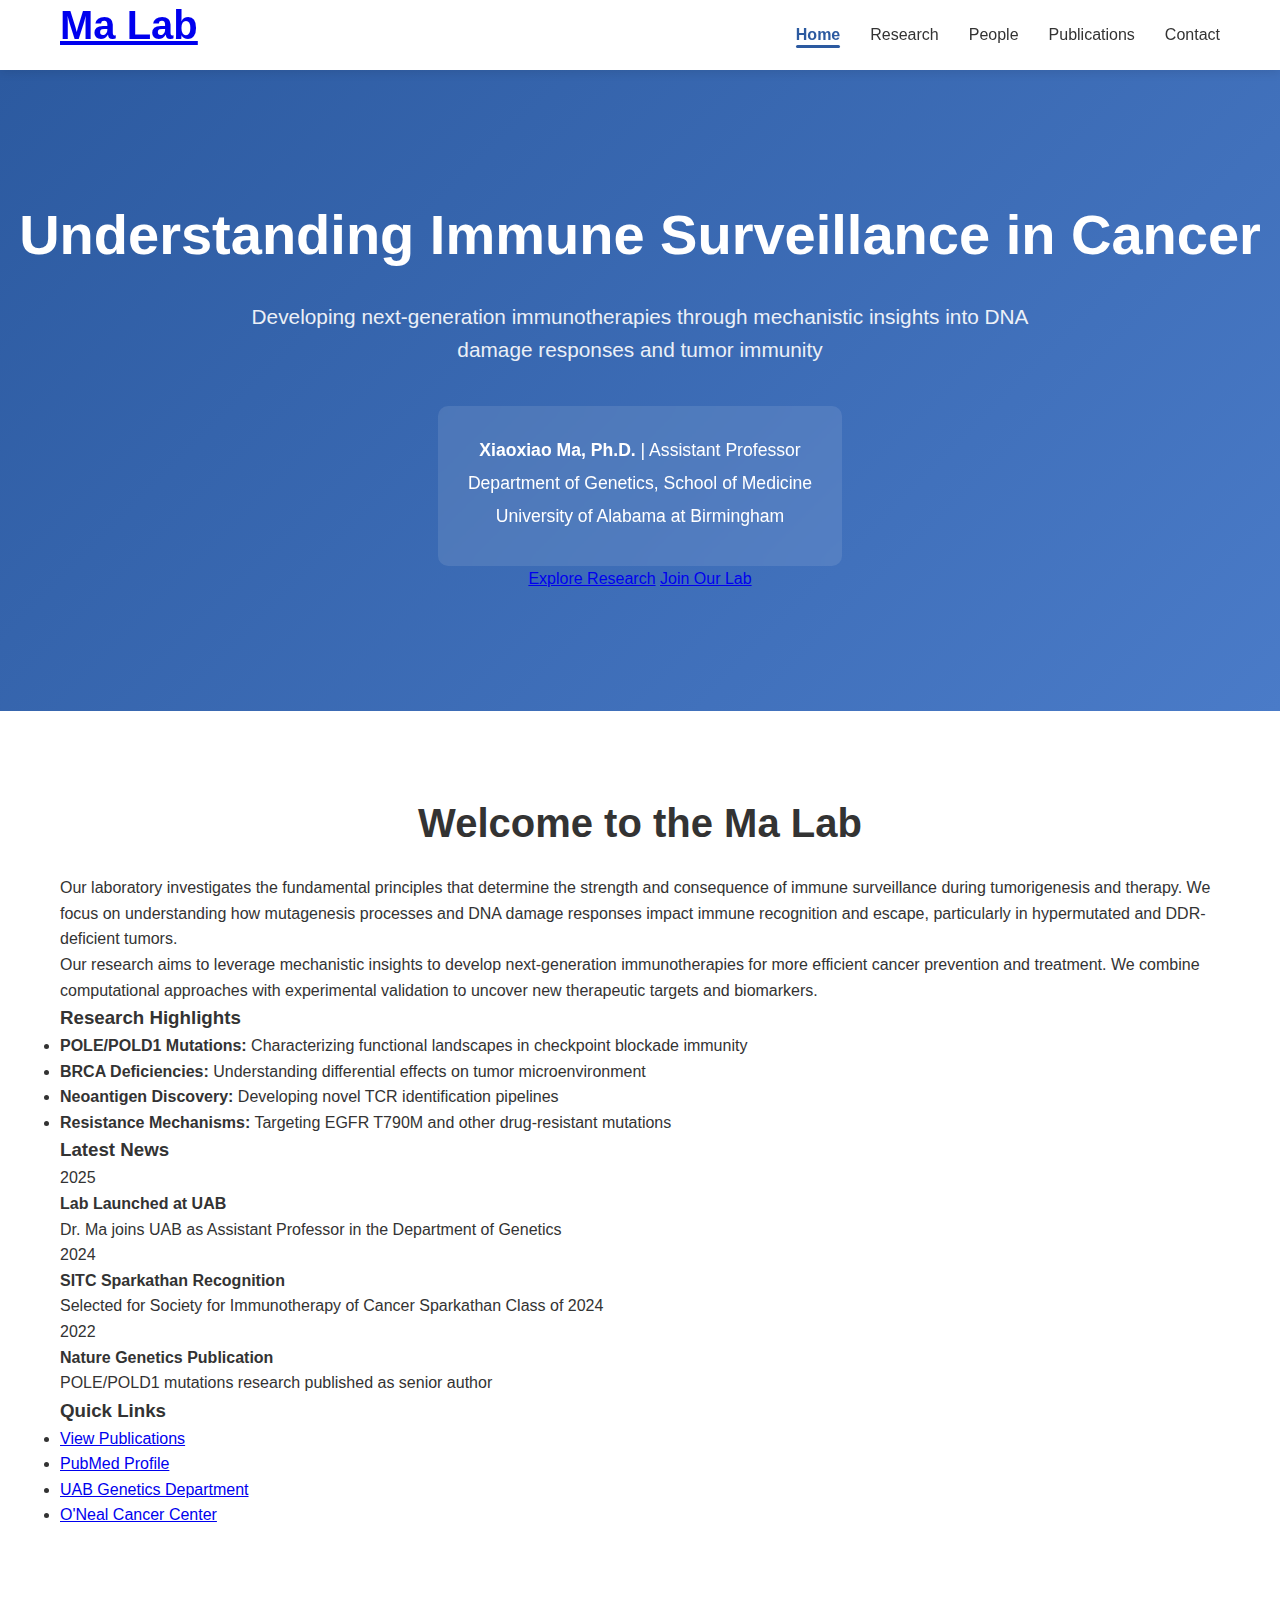
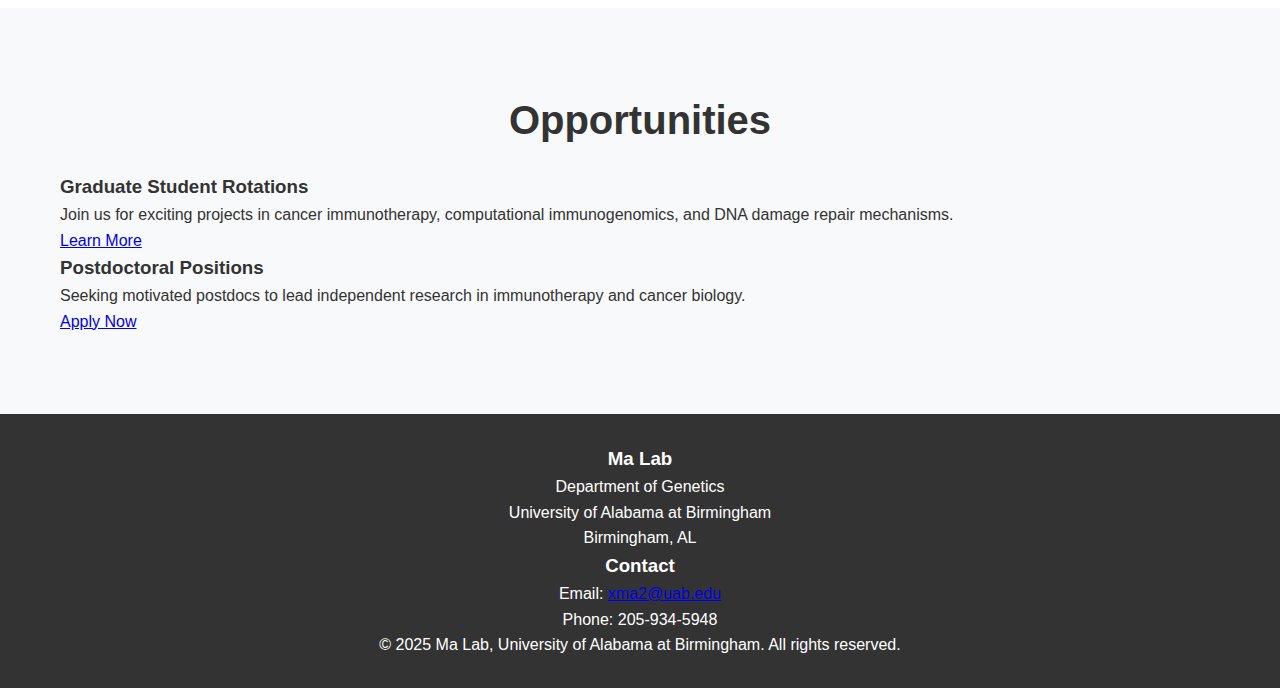
<file: index.html>
<!DOCTYPE html>
<html lang="en">
<head>
    <meta charset="UTF-8">
    <meta name="viewport" content="width=device-width, initial-scale=1.0">
    <title>Ma Lab - Cancer Immunotherapy Research | UAB</title>
    <meta name="description" content="Ma Lab at UAB focuses on cancer immunotherapy, DNA damage repair, and developing next-generation treatments for cancer patients.">
    <meta name="keywords" content="cancer immunotherapy, DNA damage repair, POLE mutations, checkpoint blockade, UAB">
    <meta name="author" content="Xiaoxiao Ma">
    <link rel="stylesheet" href="styles.css">
</head>
<body>
    <nav class="navbar">
        <div class="nav-container">
            <div class="nav-logo">
                <h2><a href="index.html">Ma Lab</a></h2>
            </div>
            <ul class="nav-menu">
                <li><a href="index.html" class="active">Home</a></li>
                <li><a href="research.html">Research</a></li>
                <li><a href="people.html">People</a></li>
                <li><a href="publications.html">Publications</a></li>
                <li><a href="contact.html">Contact</a></li>
            </ul>
        </div>
    </nav>

    <main>
        <section class="hero">
            <div class="hero-content">
                <h1>Understanding Immune Surveillance in Cancer</h1>
                <p class="hero-subtitle">Developing next-generation immunotherapies through mechanistic insights into DNA damage responses and tumor immunity</p>
                <div class="hero-info">
                    <p><strong>Xiaoxiao Ma, Ph.D.</strong> | Assistant Professor</p>
                    <p>Department of Genetics, School of Medicine</p>
                    <p>University of Alabama at Birmingham</p>
                </div>
                <div class="hero-buttons">
                    <a href="research.html" class="btn-primary">Explore Research</a>
                    <a href="contact.html" class="btn-secondary">Join Our Lab</a>
                </div>
            </div>
        </section>

        <section class="section">
            <div class="container">
                <h2>Welcome to the Ma Lab</h2>
                <div class="welcome-content">
                    <div class="welcome-text">
                        <p>Our laboratory investigates the fundamental principles that determine the strength and consequence of immune surveillance during tumorigenesis and therapy. We focus on understanding how mutagenesis processes and DNA damage responses impact immune recognition and escape, particularly in hypermutated and DDR-deficient tumors.</p>
                        
                        <p>Our research aims to leverage mechanistic insights to develop next-generation immunotherapies for more efficient cancer prevention and treatment. We combine computational approaches with experimental validation to uncover new therapeutic targets and biomarkers.</p>
                        
                        <div class="research-highlights">
                            <h3>Research Highlights</h3>
                            <ul>
                                <li><strong>POLE/POLD1 Mutations:</strong> Characterizing functional landscapes in checkpoint blockade immunity</li>
                                <li><strong>BRCA Deficiencies:</strong> Understanding differential effects on tumor microenvironment</li>
                                <li><strong>Neoantigen Discovery:</strong> Developing novel TCR identification pipelines</li>
                                <li><strong>Resistance Mechanisms:</strong> Targeting EGFR T790M and other drug-resistant mutations</li>
                            </ul>
                        </div>
                    </div>
                    
                    <div class="welcome-sidebar">
                        <div class="news-section">
                            <h3>Latest News</h3>
                            <div class="news-item">
                                <div class="news-date">2025</div>
                                <div class="news-content">
                                    <h4>Lab Launched at UAB</h4>
                                    <p>Dr. Ma joins UAB as Assistant Professor in the Department of Genetics</p>
                                </div>
                            </div>
                            <div class="news-item">
                                <div class="news-date">2024</div>
                                <div class="news-content">
                                    <h4>SITC Sparkathan Recognition</h4>
                                    <p>Selected for Society for Immunotherapy of Cancer Sparkathan Class of 2024</p>
                                </div>
                            </div>
                            <div class="news-item">
                                <div class="news-date">2022</div>
                                <div class="news-content">
                                    <h4>Nature Genetics Publication</h4>
                                    <p>POLE/POLD1 mutations research published as senior author</p>
                                </div>
                            </div>
                        </div>
                        
                        <div class="quick-links">
                            <h3>Quick Links</h3>
                            <ul>
                                <li><a href="publications.html">View Publications</a></li>
                                <li><a href="https://www.ncbi.nlm.nih.gov/myncbi/xiaoxiao.ma.1/bibliography/public/" target="_blank">PubMed Profile</a></li>
                                <li><a href="https://www.uab.edu/medicine/genetics/" target="_blank">UAB Genetics Department</a></li>
                                <li><a href="https://www.uab.edu/onealcancercenter/" target="_blank">O'Neal Cancer Center</a></li>
                            </ul>
                        </div>
                    </div>
                </div>
            </div>
        </section>

        <section class="section highlight">
            <div class="container">
                <h2>Opportunities</h2>
                <div class="opportunities-preview">
                    <div class="opportunity-preview">
                        <h3>Graduate Student Rotations</h3>
                        <p>Join us for exciting projects in cancer immunotherapy, computational immunogenomics, and DNA damage repair mechanisms.</p>
                        <a href="contact.html" class="btn-outline">Learn More</a>
                    </div>
                    <div class="opportunity-preview">
                        <h3>Postdoctoral Positions</h3>
                        <p>Seeking motivated postdocs to lead independent research in immunotherapy and cancer biology.</p>
                        <a href="contact.html" class="btn-outline">Apply Now</a>
                    </div>
                </div>
            </div>
        </section>
    </main>

    <footer>
        <div class="container">
            <div class="footer-content">
                <div class="footer-info">
                    <h3>Ma Lab</h3>
                    <p>Department of Genetics<br>
                    University of Alabama at Birmingham<br>
                    Birmingham, AL</p>
                </div>
                <div class="footer-contact">
                    <h3>Contact</h3>
                    <p>Email: <a href="mailto:xma2@uab.edu">xma2@uab.edu</a><br>
                    Phone: 205-934-5948</p>
                </div>
            </div>
            <div class="footer-bottom">
                <p>&copy; 2025 Ma Lab, University of Alabama at Birmingham. All rights reserved.</p>
            </div>
        </div>
    </footer>

    <script src="script.js"></script>
</body>
</html>
</file>
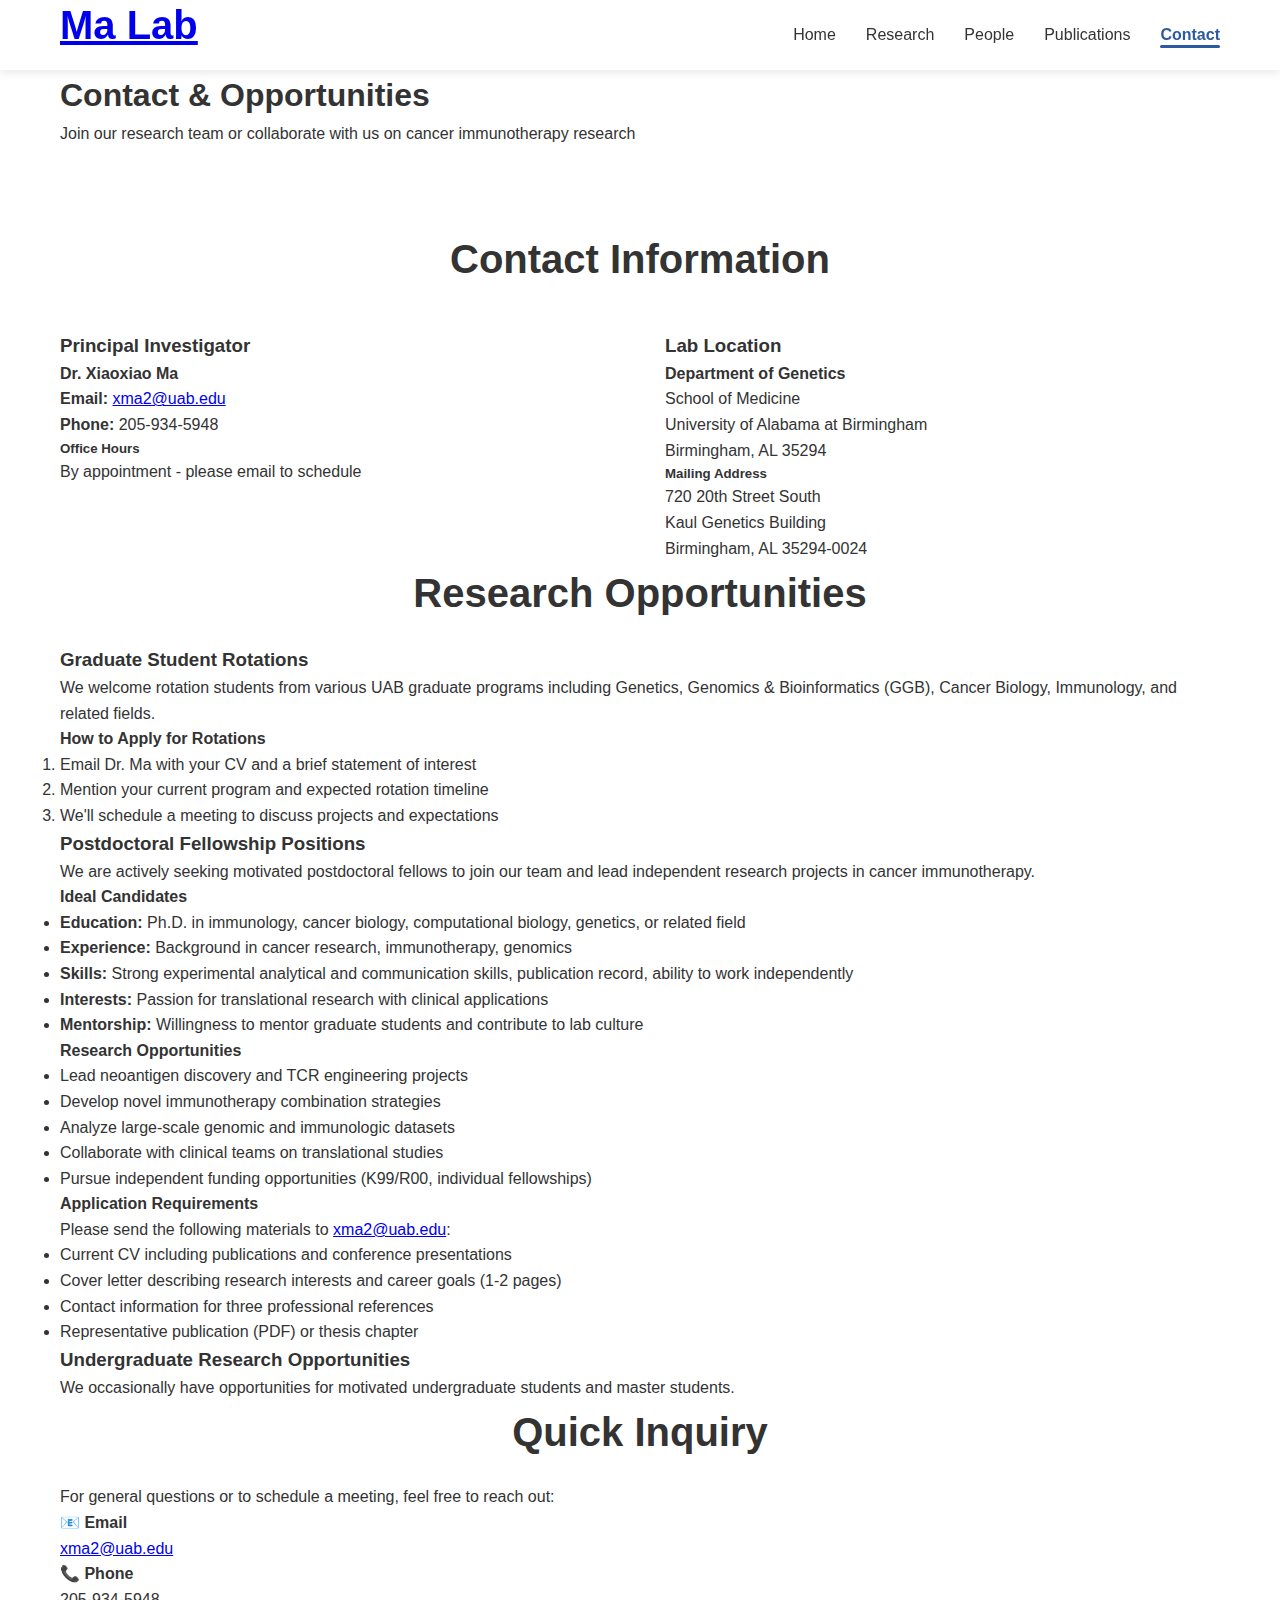
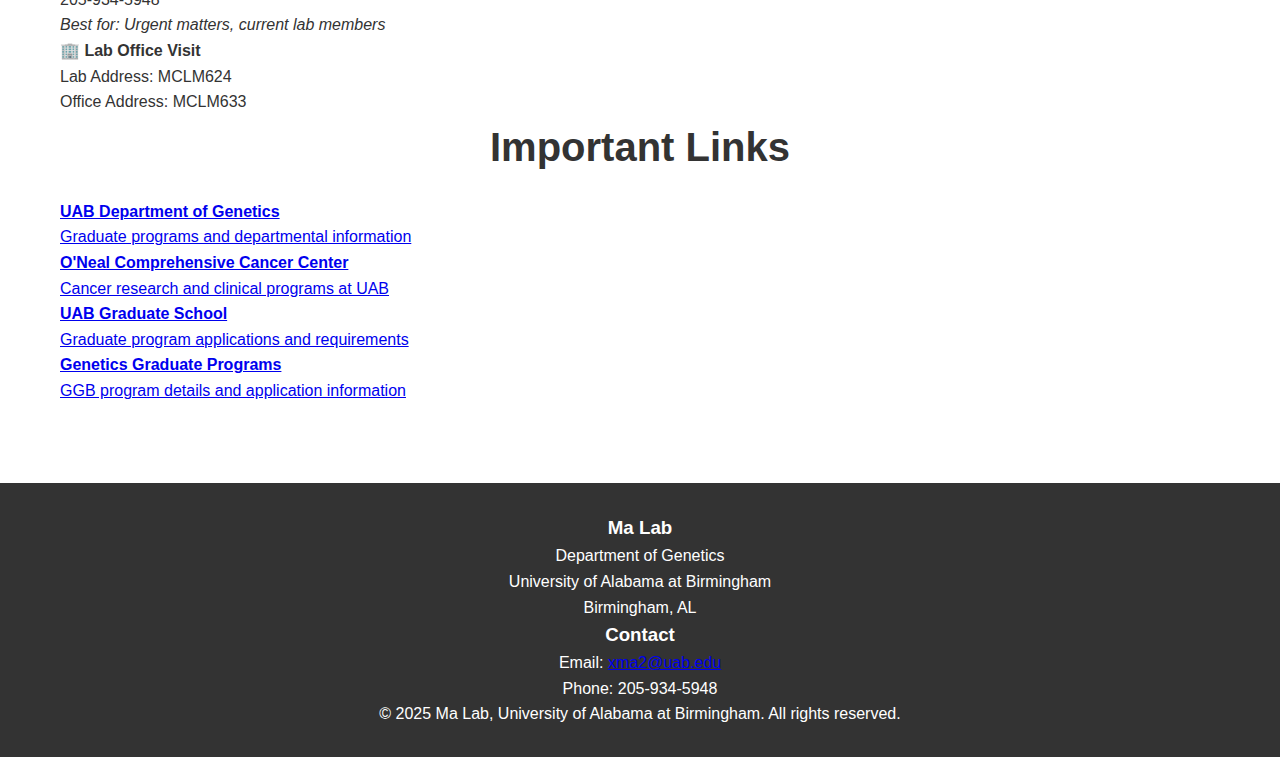
<file: contact old.html>
<!DOCTYPE html>
<html lang="en">
<head>
    <meta charset="UTF-8">
    <meta name="viewport" content="width=device-width, initial-scale=1.0">
    <title>Contact - Ma Lab | UAB</title>
    <meta name="description" content="Contact the Ma Lab at UAB for research opportunities, collaborations, and general inquiries about cancer immunotherapy research.">
    <link rel="stylesheet" href="styles.css">
</head>
<body>
    <nav class="navbar">
        <div class="nav-container">
            <div class="nav-logo">
                <h2><a href="index.html">Ma Lab</a></h2>
            </div>
            <ul class="nav-menu">
                <li><a href="index.html">Home</a></li>
                <li><a href="research.html">Research</a></li>
                <li><a href="people.html">People</a></li>
                <li><a href="publications.html">Publications</a></li>
                <li><a href="contact.html" class="active">Contact</a></li>
            </ul>
        </div>
    </nav>

    <main>
        <section class="page-header">
            <div class="container">
                <h1>Contact & Opportunities</h1>
                <p class="page-subtitle">Join our research team or collaborate with us on cancer immunotherapy research</p>
            </div>
        </section>

        <section class="section">
            <div class="container">
                <!-- Contact Information -->
                <div class="contact-section">
                    <h2>Contact Information</h2>
                    <div class="contact-grid">
                        <div class="contact-card">
                            <h3>Principal Investigator</h3>
                            <div class="contact-details">
                                <h4>Dr. Xiaoxiao Ma</h4>
                                <p><strong>Email:</strong> <a href="mailto:xma2@uab.edu">xma2@uab.edu</a><br>
                                <strong>Phone:</strong> 205-934-5948</p>
                                
                                <h5>Office Hours</h5>
                                <p>By appointment - please email to schedule</p>
                            </div>
                        </div>
                        
                        <div class="contact-card">
                            <h3>Lab Location</h3>
                            <div class="contact-details">
                                <p><strong>Department of Genetics</strong><br>
                                School of Medicine<br>
                                University of Alabama at Birmingham<br>
                                Birmingham, AL 35294</p>
                                
                                <h5>Mailing Address</h5>
                                <p>720 20th Street South<br>
                                Kaul Genetics Building<br>
                                Birmingham, AL 35294-0024</p>
                            </div>
                        </div>
                    </div>
                </div>

                <!-- Research Opportunities -->
                <div class="opportunities-section">
                    <h2>Research Opportunities</h2>
                    
                    <!-- Graduate Student Rotations -->
                    <div class="opportunity-category">
                        <h3>Graduate Student Rotations</h3>
                        <p>We welcome rotation students from various UAB graduate programs including Genetics, Genomics & Bioinformatics (GGB), Cancer Biology, Immunology, and related fields.</p>

                        <div class="application-process">
                            <h4>How to Apply for Rotations</h4>
                            <ol>
                                <li>Email Dr. Ma with your CV and a brief statement of interest</li>
                                <li>Mention your current program and expected rotation timeline</li>
                                <li>We'll schedule a meeting to discuss projects and expectations</li>
                            </ol>
                        </div>
                    </div>

                    <!-- Postdoctoral Positions -->
                    <div class="opportunity-category">
                        <h3>Postdoctoral Fellowship Positions</h3>
                        <p>We are actively seeking motivated postdoctoral fellows to join our team and lead independent research projects in cancer immunotherapy.</p>
                        
                        <div class="postdoc-requirements">
                            <h4>Ideal Candidates</h4>
                            <ul>
                                <li><strong>Education:</strong> Ph.D. in immunology, cancer biology, computational biology, genetics, or related field</li>
                                <li><strong>Experience:</strong> Background in cancer research, immunotherapy, genomics</li>
                                <li><strong>Skills:</strong> Strong experimental analytical and communication skills, publication record, ability to work independently</li>
                                <li><strong>Interests:</strong> Passion for translational research with clinical applications</li>
                                <li><strong>Mentorship:</strong> Willingness to mentor graduate students and contribute to lab culture</li>
                            </ul>
                        </div>
                        
                        <div class="postdoc-projects">
                            <h4>Research Opportunities</h4>
                            <ul>
                                <li>Lead neoantigen discovery and TCR engineering projects</li>
                                <li>Develop novel immunotherapy combination strategies</li>
                                <li>Analyze large-scale genomic and immunologic datasets</li>
                                <li>Collaborate with clinical teams on translational studies</li>
                                <li>Pursue independent funding opportunities (K99/R00, individual fellowships)</li>
                            </ul>
                        </div>
                        
                        <div class="application-process">
                            <h4>Application Requirements</h4>
                            <p>Please send the following materials to <a href="mailto:xma2@uab.edu">xma2@uab.edu</a>:</p>
                            <ul>
                                <li>Current CV including publications and conference presentations</li>
                                <li>Cover letter describing research interests and career goals (1-2 pages)</li>
                                <li>Contact information for three professional references</li>
                                <li>Representative publication (PDF) or thesis chapter</li>
                            </ul>
                        </div>
                    </div>

                    <!-- Undergraduate and master Research -->
                    <div class="opportunity-category">
                        <h3>Undergraduate Research Opportunities</h3>
                        <p>We occasionally have opportunities for motivated undergraduate students and master students.</p>
                        
                <!-- Quick Contact -->
                <div class="quick-contact-section">
                    <h2>Quick Inquiry</h2>
                    <p>For general questions or to schedule a meeting, feel free to reach out:</p>
                    
                    <div class="contact-methods">
                        <div class="contact-method">
                            <h4>📧 Email</h4>
                            <p><a href="mailto:xma2@uab.edu">xma2@uab.edu</a></p>
                        </div>
                        
                        <div class="contact-method">
                            <h4>📞 Phone</h4>
                            <p>205-934-5948</p>
                            <p><em>Best for: Urgent matters, current lab members</em></p>
                        </div>
                        
                        <div class="contact-method">
                            <h4>🏢 Lab Office Visit</h4>
                            <p>Lab Address: MCLM624</p>
                            <p>Office Address: MCLM633</p>
                        </div>
                    </div>
                </div>

                <!-- Important Links -->
                <!-- Important Links -->
                <div class="links-section">
                    <h2>Important Links</h2>
                    <div class="links-grid">
                        <a href="https://www.uab.edu/medicine/genetics/" target="_blank" class="link-card">
                            <h4>UAB Department of Genetics</h4>
                            <p>Graduate programs and departmental information</p>
                        </a>
                        
                        <a href="https://www.uab.edu/onealcancercenter/" target="_blank" class="link-card">
                            <h4>O'Neal Comprehensive Cancer Center</h4>
                            <p>Cancer research and clinical programs at UAB</p>
                        </a>
                        
                        <a href="https://www.uab.edu/graduate/" target="_blank" class="link-card">
                            <h4>UAB Graduate School</h4>
                            <p>Graduate program applications and requirements</p>
                        </a>
                        
                        <a href="https://www.uab.edu/medicine/genetics/graduate-programs" target="_blank" class="link-card">
                            <h4>Genetics Graduate Programs</h4>
                            <p>GGB program details and application information</p>
                        </a>
                    </div>
                </div>
            </div>
        </section>
    </main>

    <footer>
        <div class="container">
            <div class="footer-content">
                <div class="footer-info">
                    <h3>Ma Lab</h3>
                    <p>Department of Genetics<br>
                    University of Alabama at Birmingham<br>
                    Birmingham, AL</p>
                </div>
                <div class="footer-contact">
                    <h3>Contact</h3>
                    <p>Email: <a href="mailto:xma2@uab.edu">xma2@uab.edu</a><br>
                    Phone: 205-934-5948</p>
                </div>
            </div>
            <div class="footer-bottom">
                <p>&copy; 2025 Ma Lab, University of Alabama at Birmingham. All rights reserved.</p>
            </div>
        </div>
    </footer>

    <script src="script.js"></script>
</body>
</html>
</file>
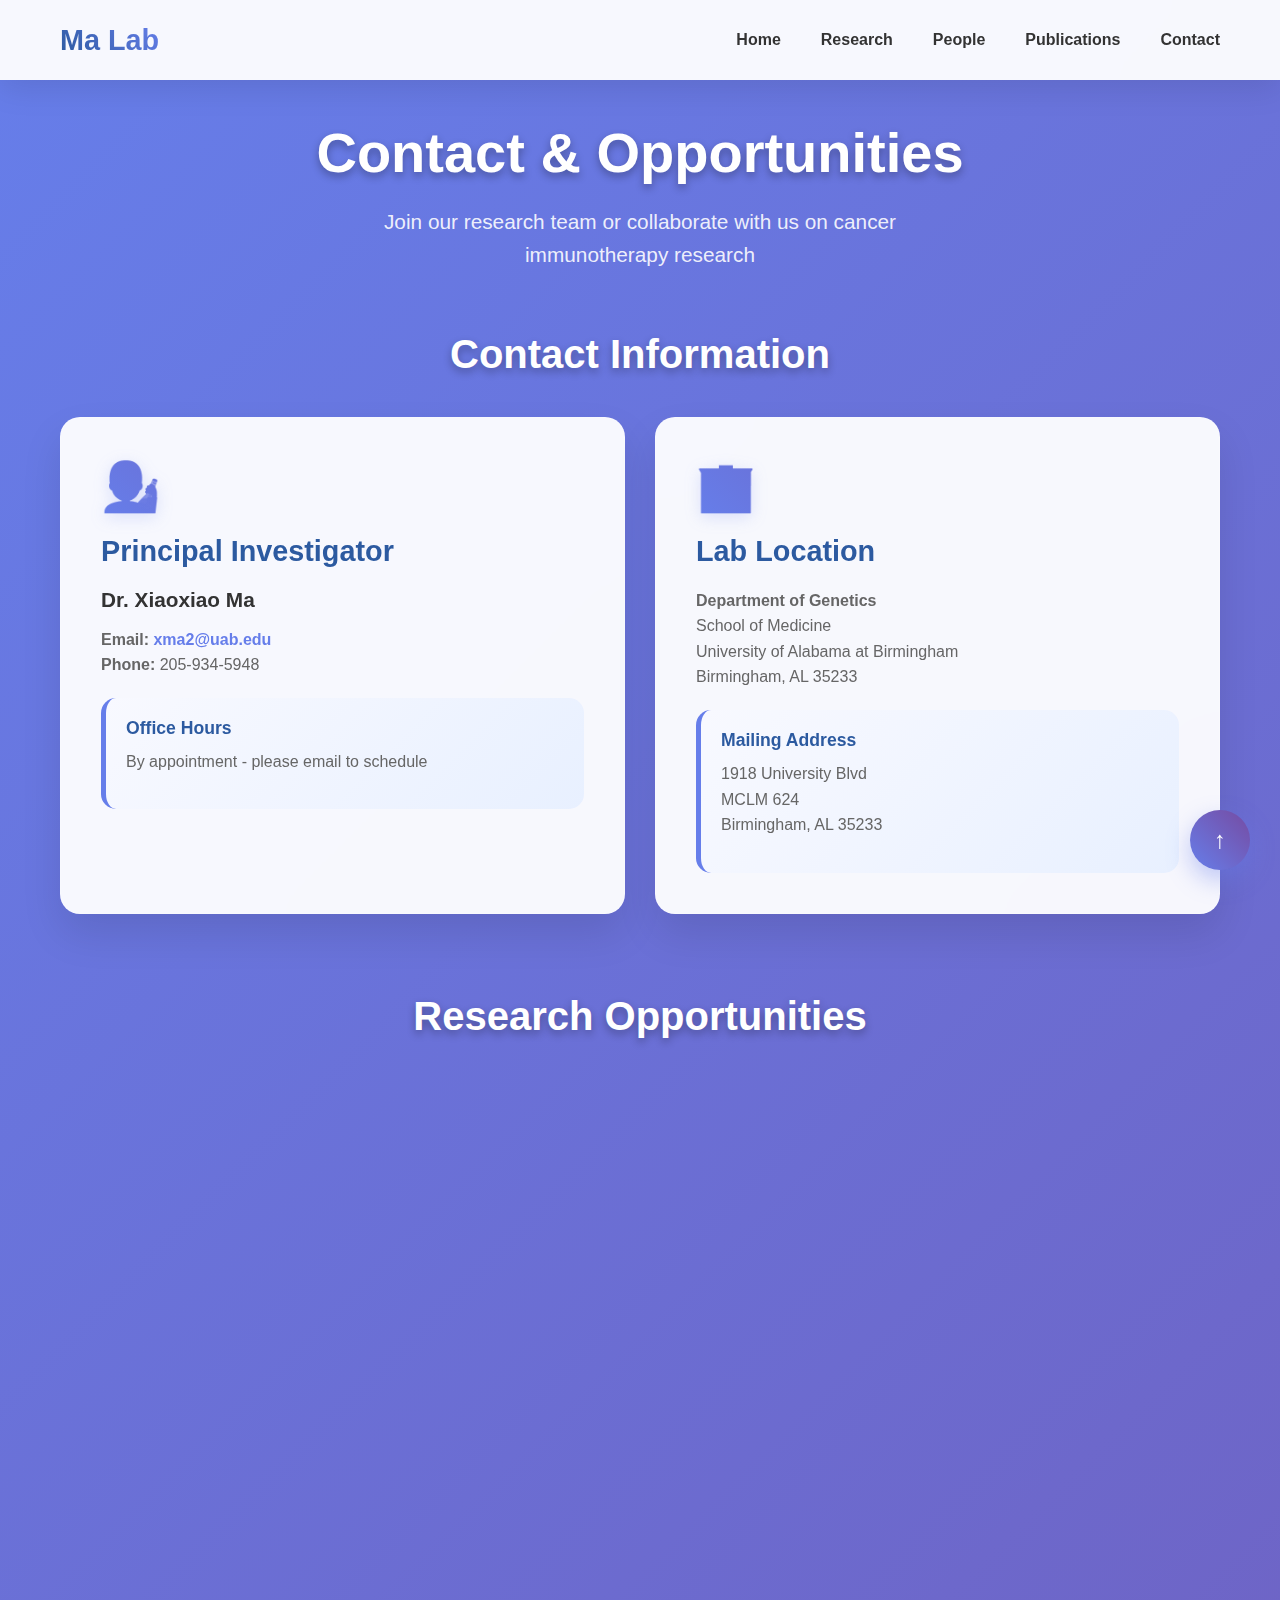
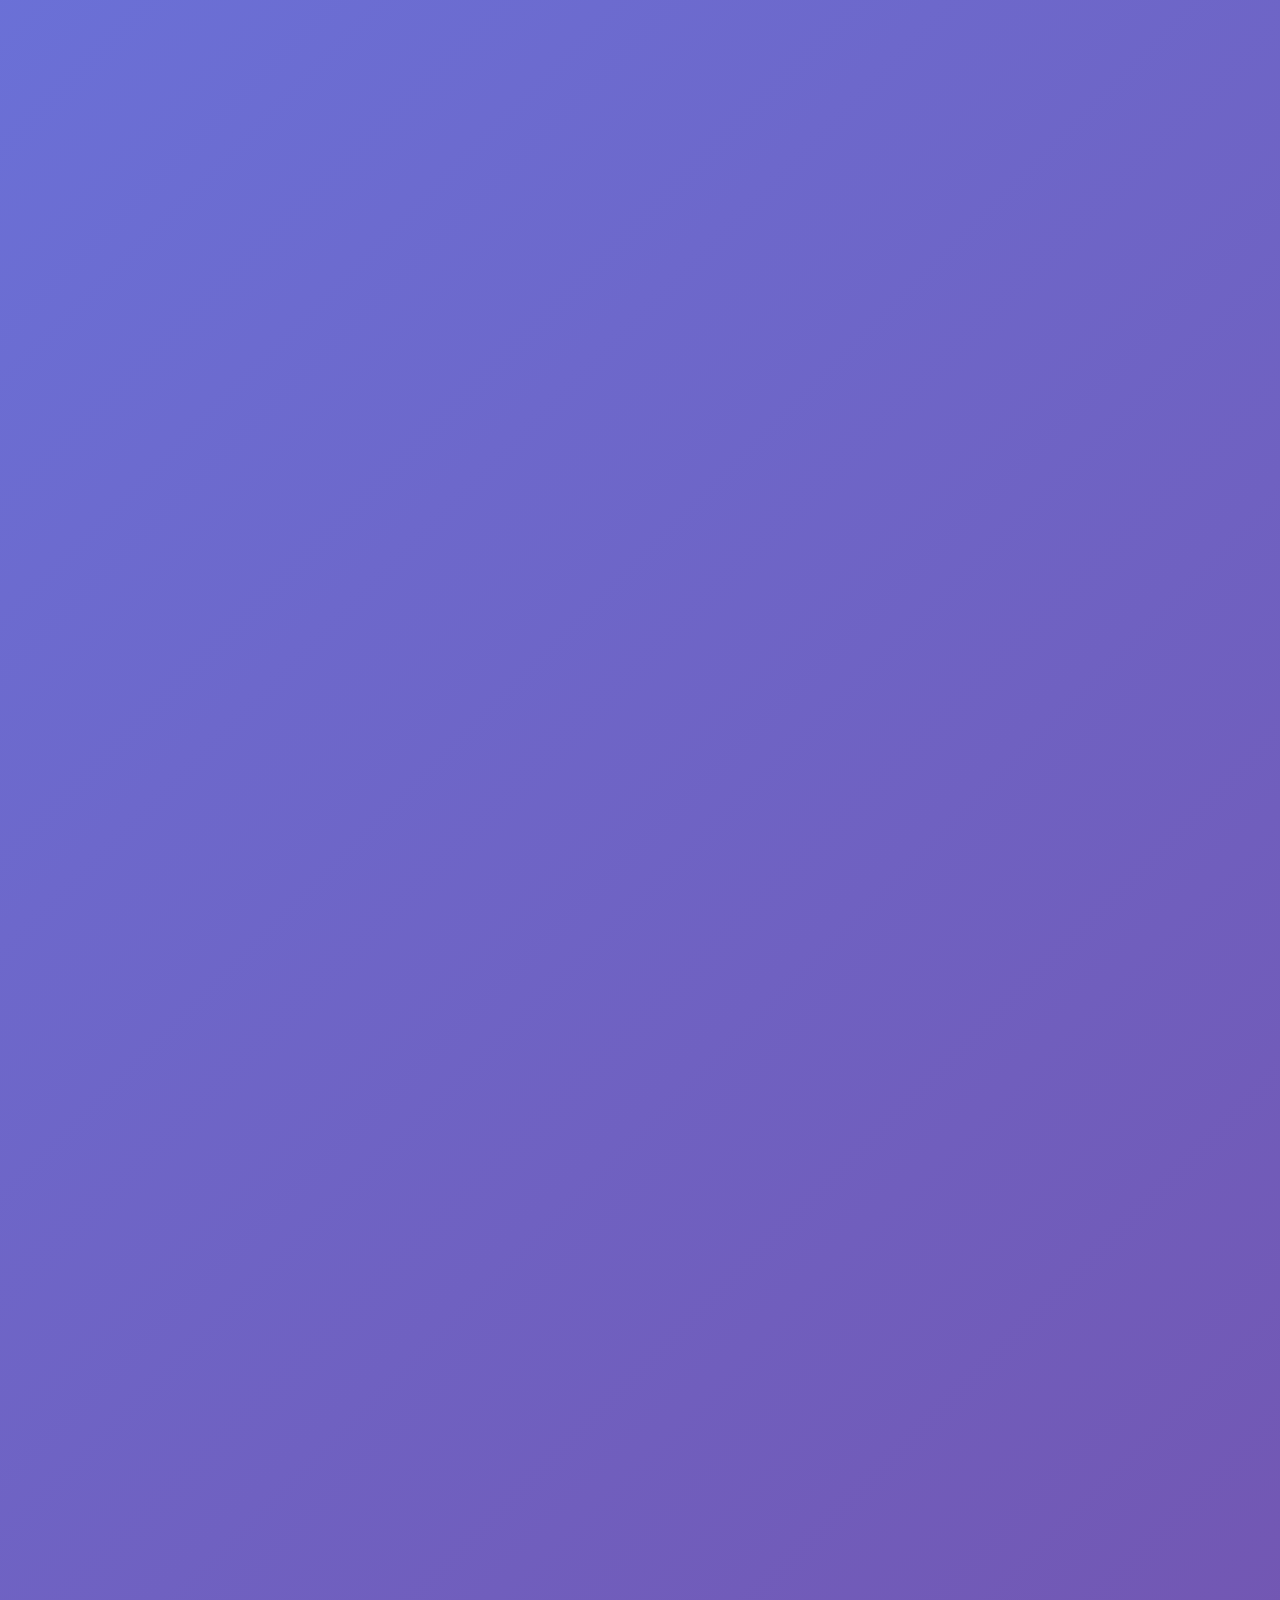
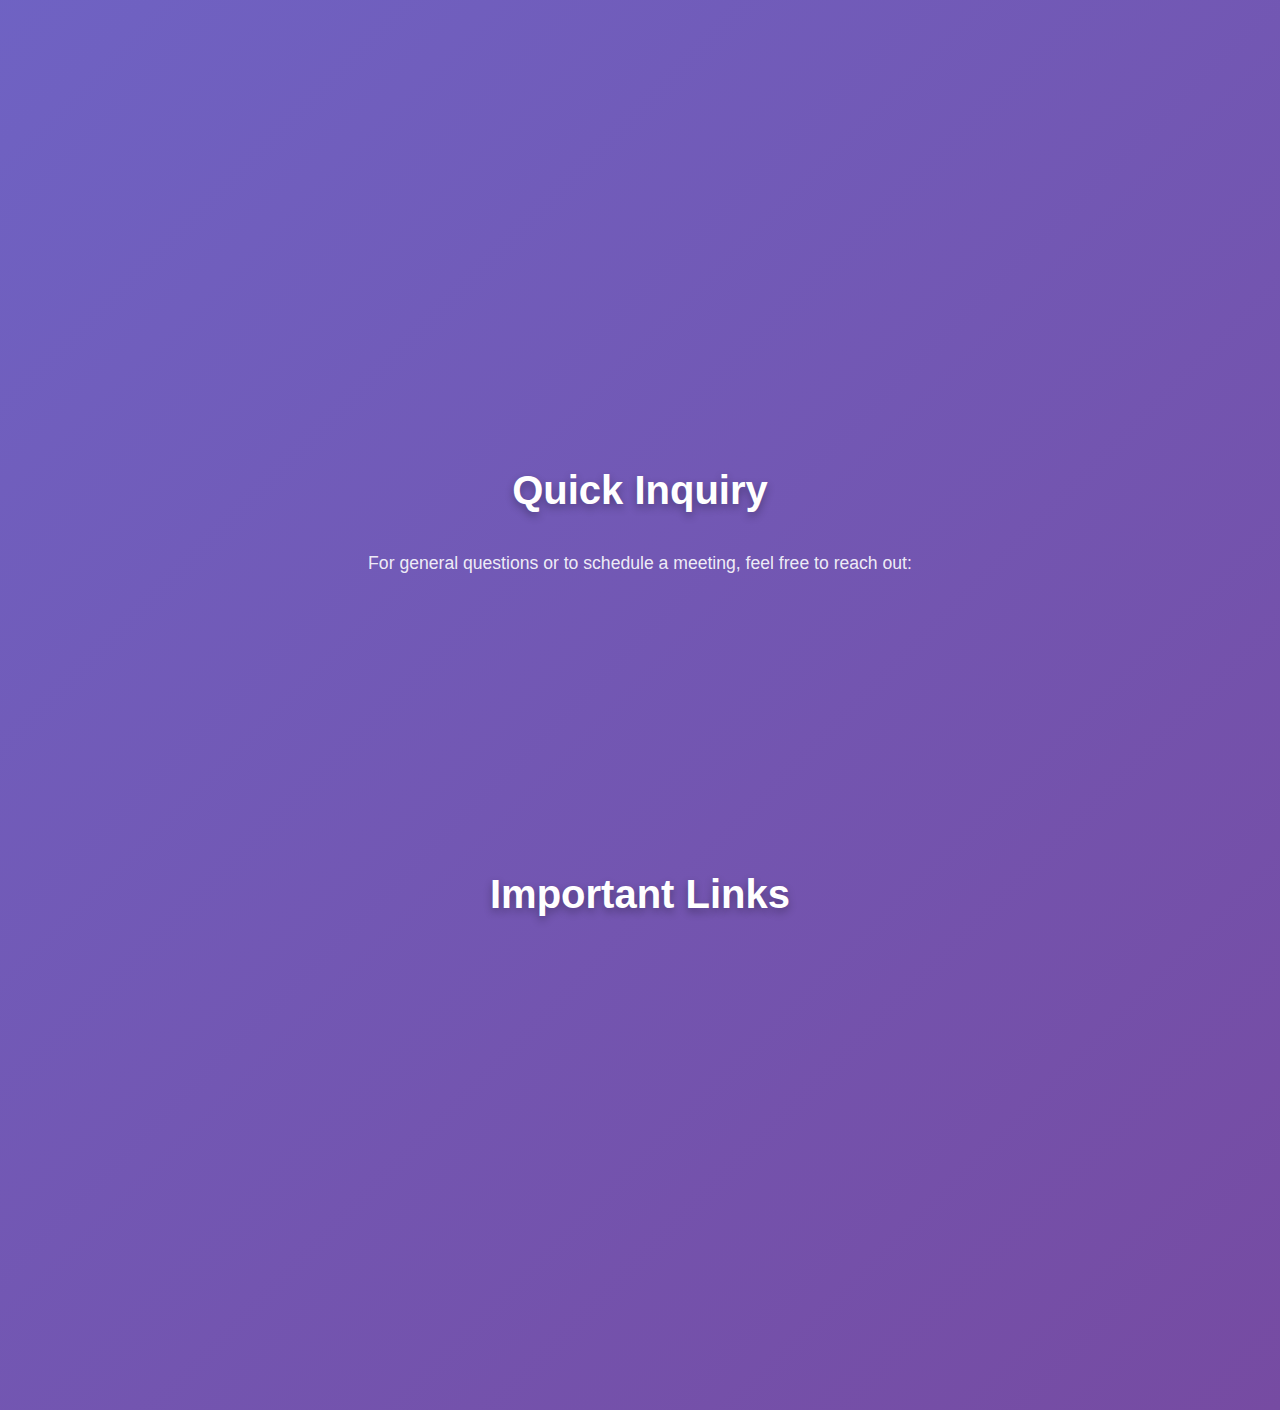
<file: contact.html>
<!DOCTYPE html>
<html lang="en">
<head>
    <meta charset="UTF-8">
    <meta name="viewport" content="width=device-width, initial-scale=1.0">
    <title>Ma Lab - Contact & Opportunities</title>
    <style>
        * {
            margin: 0;
            padding: 0;
            box-sizing: border-box;
        }

        body {
            font-family: 'Segoe UI', Tahoma, Geneva, Verdana, sans-serif;
            background: linear-gradient(135deg, #667eea 0%, #764ba2 100%);
            min-height: 100vh;
            padding-top: 80px;
        }

        /* Navigation */
        .navbar {
            background: rgba(255, 255, 255, 0.95);
            backdrop-filter: blur(20px);
            box-shadow: 0 8px 32px rgba(0,0,0,0.1);
            position: fixed;
            top: 0;
            width: 100%;
            z-index: 1000;
            transition: all 0.3s ease;
        }

        .nav-container {
            max-width: 1200px;
            margin: 0 auto;
            padding: 0 20px;
            display: flex;
            justify-content: space-between;
            align-items: center;
            height: 80px;
        }

        .nav-logo h2 a {
            color: #2c5aa0;
            font-weight: 700;
            text-decoration: none;
            font-size: 1.8rem;
            background: linear-gradient(45deg, #2c5aa0, #667eea);
            -webkit-background-clip: text;
            background-clip: text;
            -webkit-text-fill-color: transparent;
        }

        .nav-menu {
            display: flex;
            list-style: none;
            gap: 40px;
        }

        .nav-menu a {
            text-decoration: none;
            color: #333;
            font-weight: 600;
            transition: all 0.3s ease;
            position: relative;
            padding: 10px 0;
        }

        .nav-menu a::before {
            content: '';
            position: absolute;
            bottom: 0;
            left: 50%;
            width: 0;
            height: 3px;
            background: linear-gradient(45deg, #2c5aa0, #667eea);
            transition: all 0.3s ease;
            transform: translateX(-50%);
            border-radius: 2px;
        }

        .nav-menu a:hover::before,
        .nav-menu a.active::before {
            width: 100%;
        }

        .nav-menu a:hover,
        .nav-menu a.active {
            color: #2c5aa0;
        }

        .container {
            max-width: 1200px;
            margin: 0 auto;
            padding: 40px 20px;
        }

        .section-header {
            text-align: center;
            margin-bottom: 60px;
        }

        .section-title {
            font-size: 3.5rem;
            color: white;
            margin-bottom: 20px;
            font-weight: 800;
            text-shadow: 0 4px 8px rgba(0,0,0,0.3);
        }

        .section-subtitle {
            font-size: 1.3rem;
            color: rgba(255,255,255,0.9);
            max-width: 600px;
            margin: 0 auto;
            line-height: 1.6;
        }

        /* Contact Information Section */
        .contact-info-section {
            margin-bottom: 80px;
        }

        .contact-cards-grid {
            display: grid;
            grid-template-columns: repeat(auto-fit, minmax(350px, 1fr));
            gap: 30px;
            margin-top: 40px;
        }

        .contact-card {
            background: rgba(255, 255, 255, 0.95);
            backdrop-filter: blur(20px);
            border-radius: 20px;
            padding: 40px;
            box-shadow: 0 20px 40px rgba(0,0,0,0.1);
            border: 1px solid rgba(255,255,255,0.2);
            transition: all 0.4s ease;
            position: relative;
            overflow: hidden;
        }

        .contact-card::before {
            content: '';
            position: absolute;
            top: 0;
            left: -100%;
            width: 100%;
            height: 100%;
            background: linear-gradient(90deg, transparent, rgba(102,126,234,0.1), transparent);
            transition: left 0.8s;
        }

        .contact-card:hover::before {
            left: 100%;
        }

        .contact-card:hover {
            transform: translateY(-10px);
            box-shadow: 0 30px 60px rgba(0,0,0,0.2);
        }

        .card-icon {
            font-size: 3rem;
            margin-bottom: 20px;
            display: block;
            background: linear-gradient(45deg, #667eea, #764ba2);
            -webkit-background-clip: text;
            background-clip: text;
            -webkit-text-fill-color: transparent;
            filter: drop-shadow(0 4px 8px rgba(102,126,234,0.2));
        }

        .contact-card h3 {
            color: #2c5aa0;
            margin-bottom: 20px;
            font-size: 1.8rem;
            font-weight: 700;
        }

        .contact-details h4 {
            color: #333;
            margin-bottom: 15px;
            font-size: 1.3rem;
            font-weight: 600;
        }

        .contact-details p {
            color: #666;
            line-height: 1.6;
            margin-bottom: 15px;
        }

        .contact-details a {
            color: #667eea;
            text-decoration: none;
            font-weight: 600;
            transition: all 0.3s ease;
        }

        .contact-details a:hover {
            color: #2c5aa0;
            text-shadow: 0 2px 4px rgba(102,126,234,0.3);
        }

        .office-hours {
            background: linear-gradient(135deg, #f8f9ff 0%, #e8f0ff 100%);
            padding: 20px;
            border-radius: 15px;
            margin-top: 20px;
            border-left: 5px solid #667eea;
        }

        .office-hours h5 {
            color: #2c5aa0;
            margin-bottom: 10px;
            font-size: 1.1rem;
        }

        /* Research Opportunities Section */
        .opportunities-section {
            margin-bottom: 80px;
        }

        .section-title-small {
            text-align: center;
            color: white;
            margin-bottom: 40px;
            font-size: 2.5rem;
            font-weight: 700;
            text-shadow: 0 4px 8px rgba(0,0,0,0.3);
        }

        .opportunities-grid {
            display: grid;
            gap: 40px;
            margin-top: 40px;
        }

        .opportunity-card {
            background: rgba(255, 255, 255, 0.95);
            backdrop-filter: blur(20px);
            border-radius: 20px;
            padding: 40px;
            box-shadow: 0 20px 40px rgba(0,0,0,0.1);
            border: 1px solid rgba(255,255,255,0.2);
            transition: all 0.4s ease;
            position: relative;
            overflow: hidden;
        }

        .opportunity-card::before {
            content: '';
            position: absolute;
            top: 0;
            left: -100%;
            width: 100%;
            height: 100%;
            background: linear-gradient(90deg, transparent, rgba(102,126,234,0.1), transparent);
            transition: left 0.8s;
        }

        .opportunity-card:hover::before {
            left: 100%;
        }

        .opportunity-card:hover {
            transform: translateY(-10px);
            box-shadow: 0 30px 60px rgba(0,0,0,0.2);
        }

        .opportunity-header {
            display: flex;
            align-items: center;
            gap: 20px;
            margin-bottom: 25px;
        }

        .opportunity-icon {
            font-size: 3rem;
            background: linear-gradient(45deg, #667eea, #764ba2);
            -webkit-background-clip: text;
            background-clip: text;
            -webkit-text-fill-color: transparent;
        }

        .opportunity-card h3 {
            color: #2c5aa0;
            font-size: 2rem;
            font-weight: 700;
        }

        .opportunity-description {
            color: #666;
            line-height: 1.7;
            margin-bottom: 30px;
            font-size: 1.1rem;
        }

        .requirements-section, .application-section {
            background: linear-gradient(135f, #f8f9ff 0%, #e8f0ff 100%);
            padding: 25px;
            border-radius: 15px;
            margin-bottom: 25px;
            border-left: 5px solid #667eea;
            position: relative;
        }

        .requirements-section::before, .application-section::before {
            content: '';
            position: absolute;
            top: 0;
            right: 0;
            width: 80px;
            height: 80px;
            background: radial-gradient(circle, rgba(102,126,234,0.1) 0%, transparent 70%);
            border-radius: 50%;
            transform: translate(20px, -20px);
        }

        .requirements-section h4, .application-section h4 {
            color: #2c5aa0;
            margin-bottom: 15px;
            font-size: 1.3rem;
            font-weight: 700;
            position: relative;
            z-index: 1;
        }

        .requirements-section ul, .application-section ul {
            list-style: none;
            padding: 0;
            position: relative;
            z-index: 1;
        }

        .requirements-section li, .application-section li {
            padding: 8px 0;
            padding-left: 25px;
            position: relative;
            color: #555;
            line-height: 1.6;
        }

        .requirements-section li::before, .application-section li::before {
            content: '▶';
            position: absolute;
            left: 0;
            color: #667eea;
            font-size: 0.8rem;
        }

        .application-section ol {
            margin-left: 20px;
            position: relative;
            z-index: 1;
        }

        .application-section ol li {
            padding-left: 0;
            margin-bottom: 10px;
        }

        .application-section ol li::before {
            display: none;
        }

        .apply-button {
            background: linear-gradient(45deg, #667eea, #764ba2);
            color: white;
            padding: 15px 35px;
            border: none;
            border-radius: 25px;
            font-weight: 700;
            font-size: 1.1rem;
            cursor: pointer;
            transition: all 0.3s ease;
            text-decoration: none;
            display: inline-block;
            position: relative;
            overflow: hidden;
        }

        .apply-button::before {
            content: '';
            position: absolute;
            top: 0;
            left: -100%;
            width: 100%;
            height: 100%;
            background: linear-gradient(90deg, transparent, rgba(255,255,255,0.2), transparent);
            transition: left 0.3s;
        }

        .apply-button:hover::before {
            left: 100%;
        }

        .apply-button:hover {
            transform: translateY(-3px) scale(1.05);
            box-shadow: 0 15px 35px rgba(102,126,234,0.4);
        }

        /* Quick Contact Section */
        .quick-contact-section {
            margin-bottom: 80px;
        }

        .contact-methods-grid {
            display: grid;
            grid-template-columns: repeat(auto-fit, minmax(300px, 1fr));
            gap: 30px;
            margin-top: 40px;
        }

        .contact-method {
            background: rgba(255, 255, 255, 0.95);
            backdrop-filter: blur(20px);
            padding: 30px;
            border-radius: 15px;
            text-align: center;
            box-shadow: 0 15px 35px rgba(0,0,0,0.1);
            border: 1px solid rgba(255,255,255,0.2);
            transition: all 0.3s ease;
            position: relative;
            overflow: hidden;
        }

        .contact-method::before {
            content: '';
            position: absolute;
            top: 0;
            left: -100%;
            width: 100%;
            height: 100%;
            background: linear-gradient(90deg, transparent, rgba(102,126,234,0.1), transparent);
            transition: left 0.8s;
        }

        .contact-method:hover::before {
            left: 100%;
        }

        .contact-method:hover {
            transform: translateY(-8px);
            box-shadow: 0 20px 40px rgba(0,0,0,0.15);
        }

        .contact-method h4 {
            color: #2c5aa0;
            margin-bottom: 15px;
            font-size: 1.3rem;
            font-weight: 700;
        }

        .contact-method p {
            color: #666;
            line-height: 1.6;
        }

        .contact-method a {
            color: #667eea;
            text-decoration: none;
            font-weight: 600;
        }

        .contact-method a:hover {
            color: #2c5aa0;
        }

        .contact-method em {
            font-size: 0.9rem;
            color: #888;
        }

        /* Important Links Section */
        .links-section {
            margin-bottom: 60px;
        }

        .links-grid {
            display: grid;
            grid-template-columns: repeat(auto-fit, minmax(280px, 1fr));
            gap: 25px;
            margin-top: 40px;
        }

        .link-card {
            background: rgba(255, 255, 255, 0.95);
            backdrop-filter: blur(20px);
            padding: 30px;
            border-radius: 15px;
            text-decoration: none;
            color: inherit;
            transition: all 0.4s ease;
            box-shadow: 0 15px 35px rgba(0,0,0,0.1);
            border: 1px solid rgba(255,255,255,0.2);
            position: relative;
            overflow: hidden;
        }

        .link-card::before {
            content: '';
            position: absolute;
            top: 0;
            left: -100%;
            width: 100%;
            height: 100%;
            background: linear-gradient(90deg, transparent, rgba(102,126,234,0.1), transparent);
            transition: left 0.8s;
        }

        .link-card:hover::before {
            left: 100%;
        }

        .link-card:hover {
            transform: translateY(-10px) scale(1.02);
            box-shadow: 0 25px 50px rgba(0,0,0,0.2);
        }

        .link-card h4 {
            color: #2c5aa0;
            margin-bottom: 15px;
            font-size: 1.3rem;
            font-weight: 700;
        }

        .link-card p {
            color: #666;
            line-height: 1.6;
        }

        /* Floating Action Button */
        .fab {
            position: fixed;
            bottom: 30px;
            right: 30px;
            width: 60px;
            height: 60px;
            background: linear-gradient(45deg, #667eea, #764ba2);
            border-radius: 50%;
            box-shadow: 0 10px 25px rgba(102,126,234,0.4);
            display: flex;
            align-items: center;
            justify-content: center;
            color: white;
            font-size: 1.5rem;
            cursor: pointer;
            transition: all 0.3s ease;
            z-index: 1000;
        }

        .fab:hover {
            transform: scale(1.1) rotate(15deg);
            box-shadow: 0 15px 35px rgba(102,126,234,0.6);
        }

        /* Responsive Design */
        @media (max-width: 768px) {
            .section-title {
                font-size: 2.5rem;
            }
            
            .section-title-small {
                font-size: 2rem;
            }
            
            .contact-cards-grid {
                grid-template-columns: 1fr;
                gap: 25px;
            }
            
            .contact-card {
                padding: 30px;
            }
            
            .opportunity-card {
                padding: 30px;
            }
            
            .opportunity-header {
                flex-direction: column;
                text-align: center;
                gap: 15px;
            }
            
            .contact-methods-grid {
                grid-template-columns: 1fr;
            }
        }

        @media (max-width: 480px) {
            .container {
                padding: 0 10px;
            }
            
            .section-title {
                font-size: 2rem;
            }
            
            .section-title-small {
                font-size: 1.8rem;
            }
            
            .contact-card {
                padding: 25px;
                margin: 0 10px;
            }
            
            .opportunity-card {
                padding: 25px;
                margin: 0 10px;
            }
            
            .fab {
                width: 50px;
                height: 50px;
                bottom: 20px;
                right: 20px;
            }
        }
    </style>
</head>
<body>
    <nav class="navbar">
        <div class="nav-container">
            <div class="nav-logo">
                <h2><a href="index.html">Ma Lab</a></h2>
            </div>
            <ul class="nav-menu">
    <li><a href="index.html">Home</a></li>
    <li><a href="research.html">Research</a></li>
    <li><a href="people.html">People</a></li>
    <li><a href="publications.html">Publications</a></li>
    <li><a href="contact.html">Contact</a></li>
</ul>
        </div>
    </nav>

    <div class="container">
        <div class="section-header">
            <h1 class="section-title">Contact & Opportunities</h1>
            <p class="section-subtitle">
                Join our research team or collaborate with us on cancer immunotherapy research
            </p>
        </div>

        <!-- Contact Information -->
        <div class="contact-info-section">
            <h2 class="section-title-small">Contact Information</h2>
            <div class="contact-cards-grid">
                <div class="contact-card">
                    <span class="card-icon">👨‍🔬</span>
                    <h3>Principal Investigator</h3>
                    <div class="contact-details">
                        <h4>Dr. Xiaoxiao Ma</h4>
                        <p><strong>Email:</strong> <a href="mailto:xma2@uab.edu">xma2@uab.edu</a><br>
                        <strong>Phone:</strong> 205-934-5948</p>
                        
                        <div class="office-hours">
                            <h5>Office Hours</h5>
                            <p>By appointment - please email to schedule</p>
                        </div>
                    </div>
                </div>
                
                <div class="contact-card">
                    <span class="card-icon">🏢</span>
                    <h3>Lab Location</h3>
                    <div class="contact-details">
                        <p><strong>Department of Genetics</strong><br>
                        School of Medicine<br>
                        University of Alabama at Birmingham<br>
                        Birmingham, AL 35233</p>
                        
                        <div class="office-hours">
                            <h5>Mailing Address</h5>
                            <p>1918 University Blvd<br>
                            MCLM 624<br>
                            Birmingham, AL 35233</p>
                        </div>
                    </div>
                </div>
            </div>
        </div>

        <!-- Research Opportunities -->
        <div class="opportunities-section">
            <h2 class="section-title-small">Research Opportunities</h2>
            
            <!-- Graduate Student Rotations -->
            <div class="opportunities-grid">
                <div class="opportunity-card">
                    <div class="opportunity-header">
                        <span class="opportunity-icon">🎓</span>
                        <h3>Graduate Student Rotations</h3>
                    </div>
                    <p class="opportunity-description">
                        We welcome rotation students from various UAB graduate programs including Genetics, Genomics & Bioinformatics (GGB), Cancer Biology, Immunology, and related fields.
                    </p>

                    <div class="application-section">
                        <h4>How to Apply for Rotations</h4>
                        <ol>
                            <li>Email Dr. Ma with your CV and a brief statement of interest</li>
                            <li>Mention your current program and expected rotation timeline</li>
                            <li>We'll schedule a meeting to discuss projects and expectations</li>
                        </ol>
                    </div>
                    <a href="mailto:xma2@uab.edu" class="apply-button">Apply for Rotation</a>
                </div>

                <!-- Postdoctoral Positions -->
                <div class="opportunity-card">
                    <div class="opportunity-header">
                        <span class="opportunity-icon">🔬</span>
                        <h3>Postdoctoral Fellowship Positions</h3>
                    </div>
                    <p class="opportunity-description">
                        We are actively seeking motivated postdoctoral fellows to join our team and lead independent research projects in cancer immunotherapy.
                    </p>
                    
                    <div class="requirements-section">
                        <h4>Ideal Candidates</h4>
                        <ul>
                            <li><strong>Education:</strong> Ph.D. in immunology, cancer biology, computational biology, genetics, or related field</li>
                            <li><strong>Experience:</strong> Background in cancer research, immunotherapy, genomics, with 0-3 year postdoc training experience</li>
                            <li><strong>Skills:</strong> Strong experimental analytical and communication skills, publication record, ability to work independently</li>
                            <li><strong>Interests:</strong> Passion for translational research with clinical applications</li>
                            <li><strong>Mentorship:</strong> Willingness to mentor graduate students and contribute to lab culture</li>
                        </ul>
                    </div>
                    
                    <div class="requirements-section">
                        <h4>Research Opportunities</h4>
                        <ul>
                            <li>Lead neoantigen discovery and TCR engineering projects</li>
                            <li>Develop novel immunotherapy combination strategies</li>
                            <li>Analyze large-scale genomic and immunologic datasets</li>
                            <li>Collaborate with clinical teams on translational studies</li>
                            <li>Pursue independent funding opportunities (K99/R00, individual fellowships)</li>
                        </ul>
                    </div>
                    
                    <div class="application-section">
                        <h4>Application Requirements</h4>
                        <p>Please send the following materials to <a href="mailto:xma2@uab.edu">xma2@uab.edu</a>:</p>
                        <ul>
                            <li>Current CV including publications and conference presentations</li>
                            <li>Cover letter describing research interests and career goals (1-2 pages)</li>
                            <li>Contact information for three professional references</li>
                            <li>Representative publication (PDF) or thesis chapter</li>
                        </ul>
                    </div>
                    <a href="mailto:xma2@uab.edu" class="apply-button">Apply Now</a>
                </div>

                <!-- Undergraduate Research -->
                <div class="opportunity-card">
                    <div class="opportunity-header">
                        <span class="opportunity-icon">🌟</span>
                        <h3>Undergraduate Research Opportunities</h3>
                    </div>
                    <p class="opportunity-description">
                        We occasionally have opportunities for motivated undergraduate students and master students to gain hands-on research experience in cancer immunotherapy.
                    </p>
                    
                    <div class="requirements-section">
                        <h4>What We Offer</h4>
                        <ul>
                            <li>Mentorship from graduate students and postdocs</li>
                            <li>Hands-on laboratory experience</li>
                            <li>Exposure to cutting-edge research techniques</li>
                            <li>Opportunity to contribute to publications</li>
                            <li>Career guidance and recommendation letters</li>
                        </ul>
                    </div>
                    <a href="mailto:xma2@uab.edu" class="apply-button">Inquire About Opportunities</a>
                </div>
            </div>
        </div>

        <!-- Quick Contact -->
        <div class="quick-contact-section">
            <h2 class="section-title-small">Quick Inquiry</h2>
            <p style="text-align: center; color: rgba(255,255,255,0.9); font-size: 1.1rem; margin-bottom: 30px;">
                For general questions or to schedule a meeting, feel free to reach out:
            </p>
            
            <div class="contact-methods-grid">
                <div class="contact-method">
                    <h4>📧 Email</h4>
                    <p><a href="mailto:xma2@uab.edu">xma2@uab.edu</a></p>
                    <p><em>Best for: All inquiries and applications</em></p>
                </div>
                
                <div class="contact-method">
                    <h4>📞 Phone</h4>
                    <p>205-934-5948</p>
                    <p><em>Best for: Urgent matters, current lab members</em></p>
                </div>
                
                <div class="contact-method">
                    <h4>🏢 Office Visit</h4>
                    <p>Lab Address: MCLM624<br>
                    Office Address: MCLM633</p>
                    <p><em>By appointment only</em></p>
                </div>
            </div>
        </div>

        <!-- Important Links -->
        <div class="links-section">
            <h2 class="section-title-small">Important Links</h2>
            <div class="links-grid">
                <a href="https://www.uab.edu/medicine/genetics/" target="_blank" class="link-card">
                    <h4>UAB Department of Genetics</h4>
                    <p>Graduate programs and departmental information</p>
                </a>
                
                <a href="https://www.uab.edu/onealcancercenter/" target="_blank" class="link-card">
                    <h4>O'Neal Comprehensive Cancer Center</h4>
                    <p>Cancer research and clinical programs at UAB</p>
                </a>
                
                <a href="https://www.uab.edu/graduate/" target="_blank" class="link-card">
                    <h4>UAB Graduate School</h4>
                    <p>Graduate program applications and requirements</p>
                </a>
                
                <a href="https://www.uab.edu/medicine/genetics/graduate-programs" target="_blank" class="link-card">
                    <h4>Genetics Graduate Programs</h4>
                    <p>GGB program details and application information</p>
                </a>
            </div>
        </div>
    </div>

    <!-- Floating Action Button -->
    <div class="fab" onclick="scrollToTop()">↑</div>

    <script>
        // Add navbar scroll effect
        window.addEventListener('scroll', function() {
            const navbar = document.querySelector('.navbar');
            if (window.scrollY > 50) {
                navbar.style.background = 'rgba(255, 255, 255, 0.98)';
                navbar.style.boxShadow = '0 8px 32px rgba(0,0,0,0.15)';
            } else {
                navbar.style.background = 'rgba(255, 255, 255, 0.95)';
                navbar.style.boxShadow = '0 8px 32px rgba(0,0,0,0.1)';
            }
        });

        // Scroll to top function
        function scrollToTop() {
            window.scrollTo({
                top: 0,
                behavior: 'smooth'
            });
        }

        // Show/hide FAB based on scroll position
        window.addEventListener('scroll', function() {
            const fab = document.querySelector('.fab');
            if (window.scrollY > 200) {
                fab.style.opacity = '1';
                fab.style.transform = 'scale(1)';
            } else {
                fab.style.opacity = '0';
                fab.style.transform = 'scale(0.8)';
            }
        });

        // Intersection Observer for animations
        const observerOptions = {
            threshold: 0.1,
            rootMargin: '0px 0px -50px 0px'
        };

        const observer = new IntersectionObserver(function(entries) {
            entries.forEach(entry => {
                if (entry.isIntersecting) {
                    entry.target.style.opacity = '1';
                    entry.target.style.transform = 'translateY(0)';
                }
            });
        }, observerOptions);

        // Observe cards for scroll animations
        const cards = document.querySelectorAll('.contact-card, .opportunity-card, .contact-method, .link-card');
        cards.forEach(card => {
            card.style.opacity = '0';
            card.style.transform = 'translateY(30px)';
            card.style.transition = 'opacity 0.6s ease, transform 0.6s ease';
            observer.observe(card);
        });

        // Add click effects to cards
        document.querySelectorAll('.contact-card, .opportunity-card').forEach(card => {
            card.addEventListener('click', function() {
                this.style.transform = 'scale(0.98)';
                setTimeout(() => {
                    this.style.transform = 'translateY(-10px)';
                }, 150);
            });
        });

        // Email link tracking
        document.querySelectorAll('a[href^="mailto:"]').forEach(link => {
            link.addEventListener('click', function() {
                // Add visual feedback
                this.style.color = '#1e3d70';
                setTimeout(() => {
                    this.style.color = '#667eea';
                }, 2000);
            });
        });

        // Smooth scrolling for anchor links
        document.querySelectorAll('a[href^="#"]').forEach(anchor => {
            anchor.addEventListener('click', function (e) {
                e.preventDefault();
                const target = document.querySelector(this.getAttribute('href'));
                if (target) {
                    target.scrollIntoView({
                        behavior: 'smooth',
                        block: 'start'
                    });
                }
            });
        });

        // Add subtle animation to apply buttons
        document.querySelectorAll('.apply-button').forEach(button => {
            button.addEventListener('mouseenter', function() {
                this.style.transform = 'translateY(-3px) scale(1.05)';
            });
            
            button.addEventListener('mouseleave', function() {
                this.style.transform = 'translateY(0) scale(1)';
            });
        });
    </script>
</body>
</html>
</file>
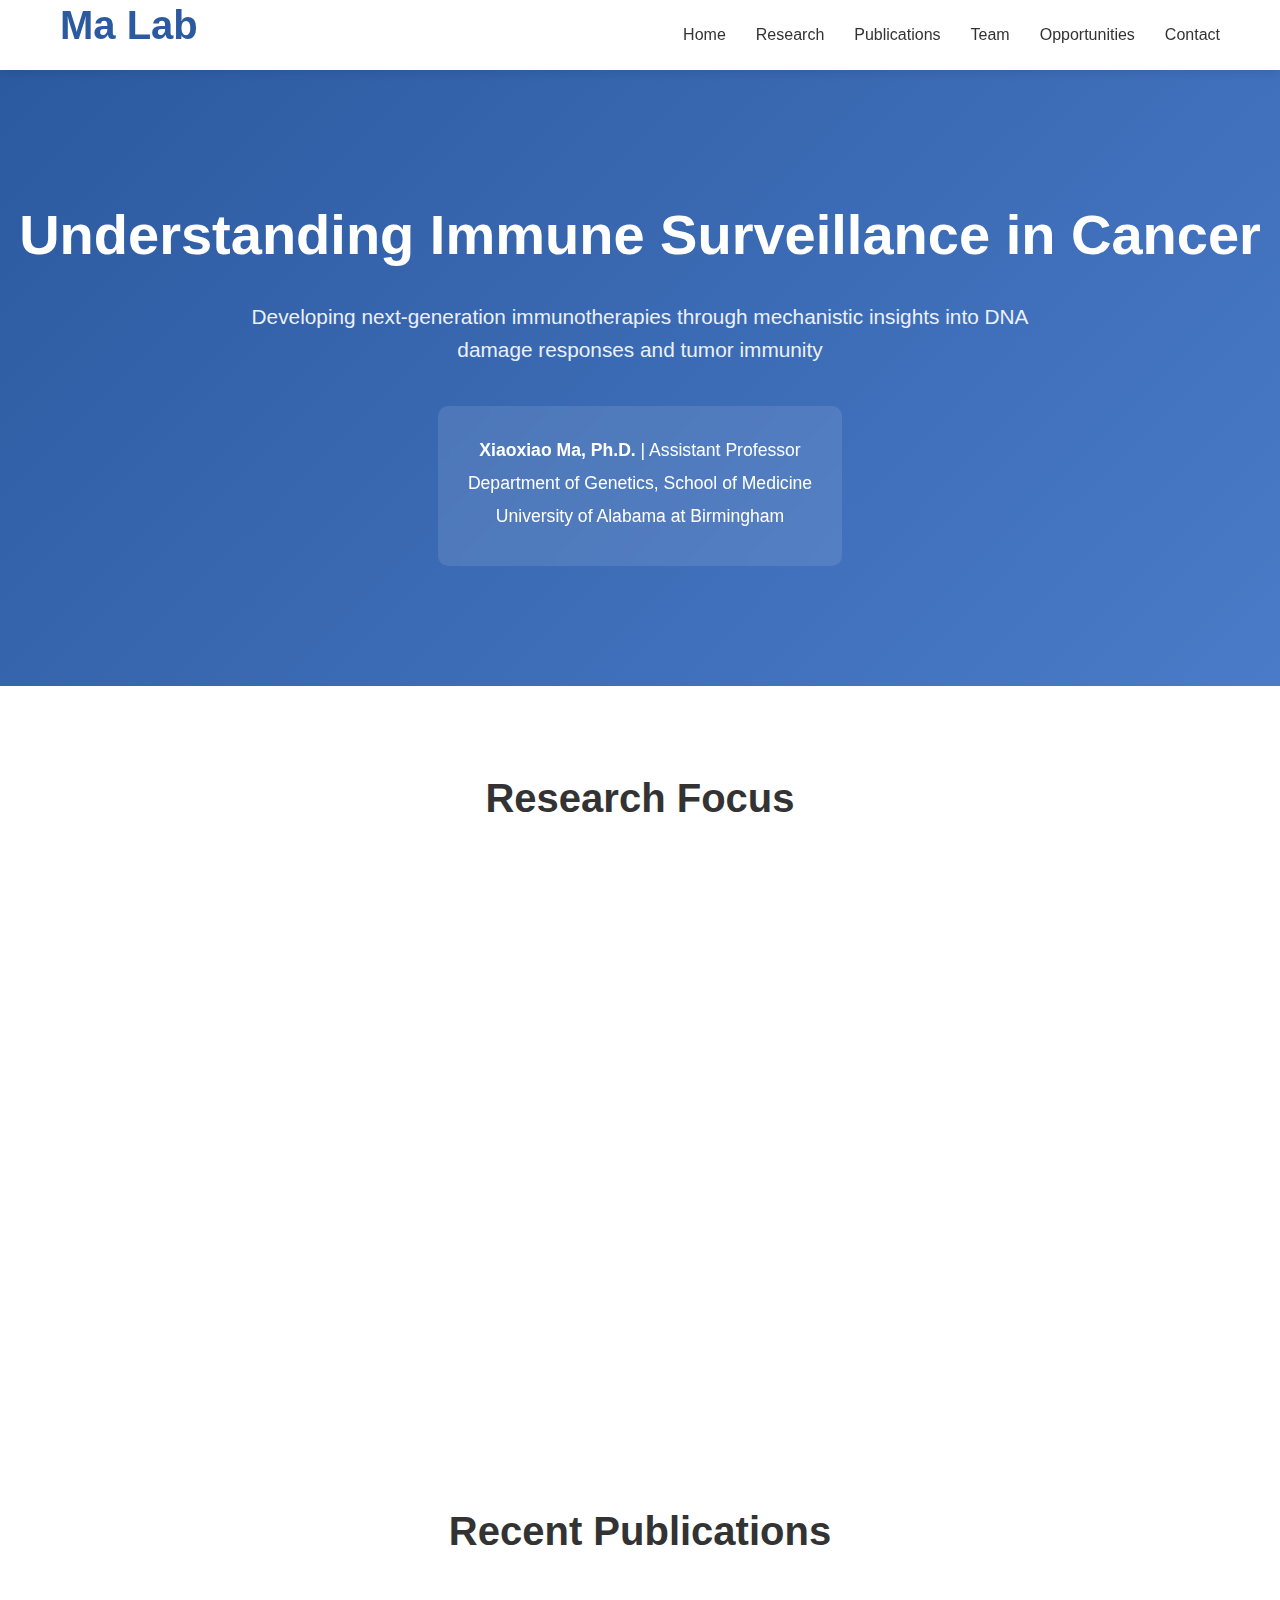
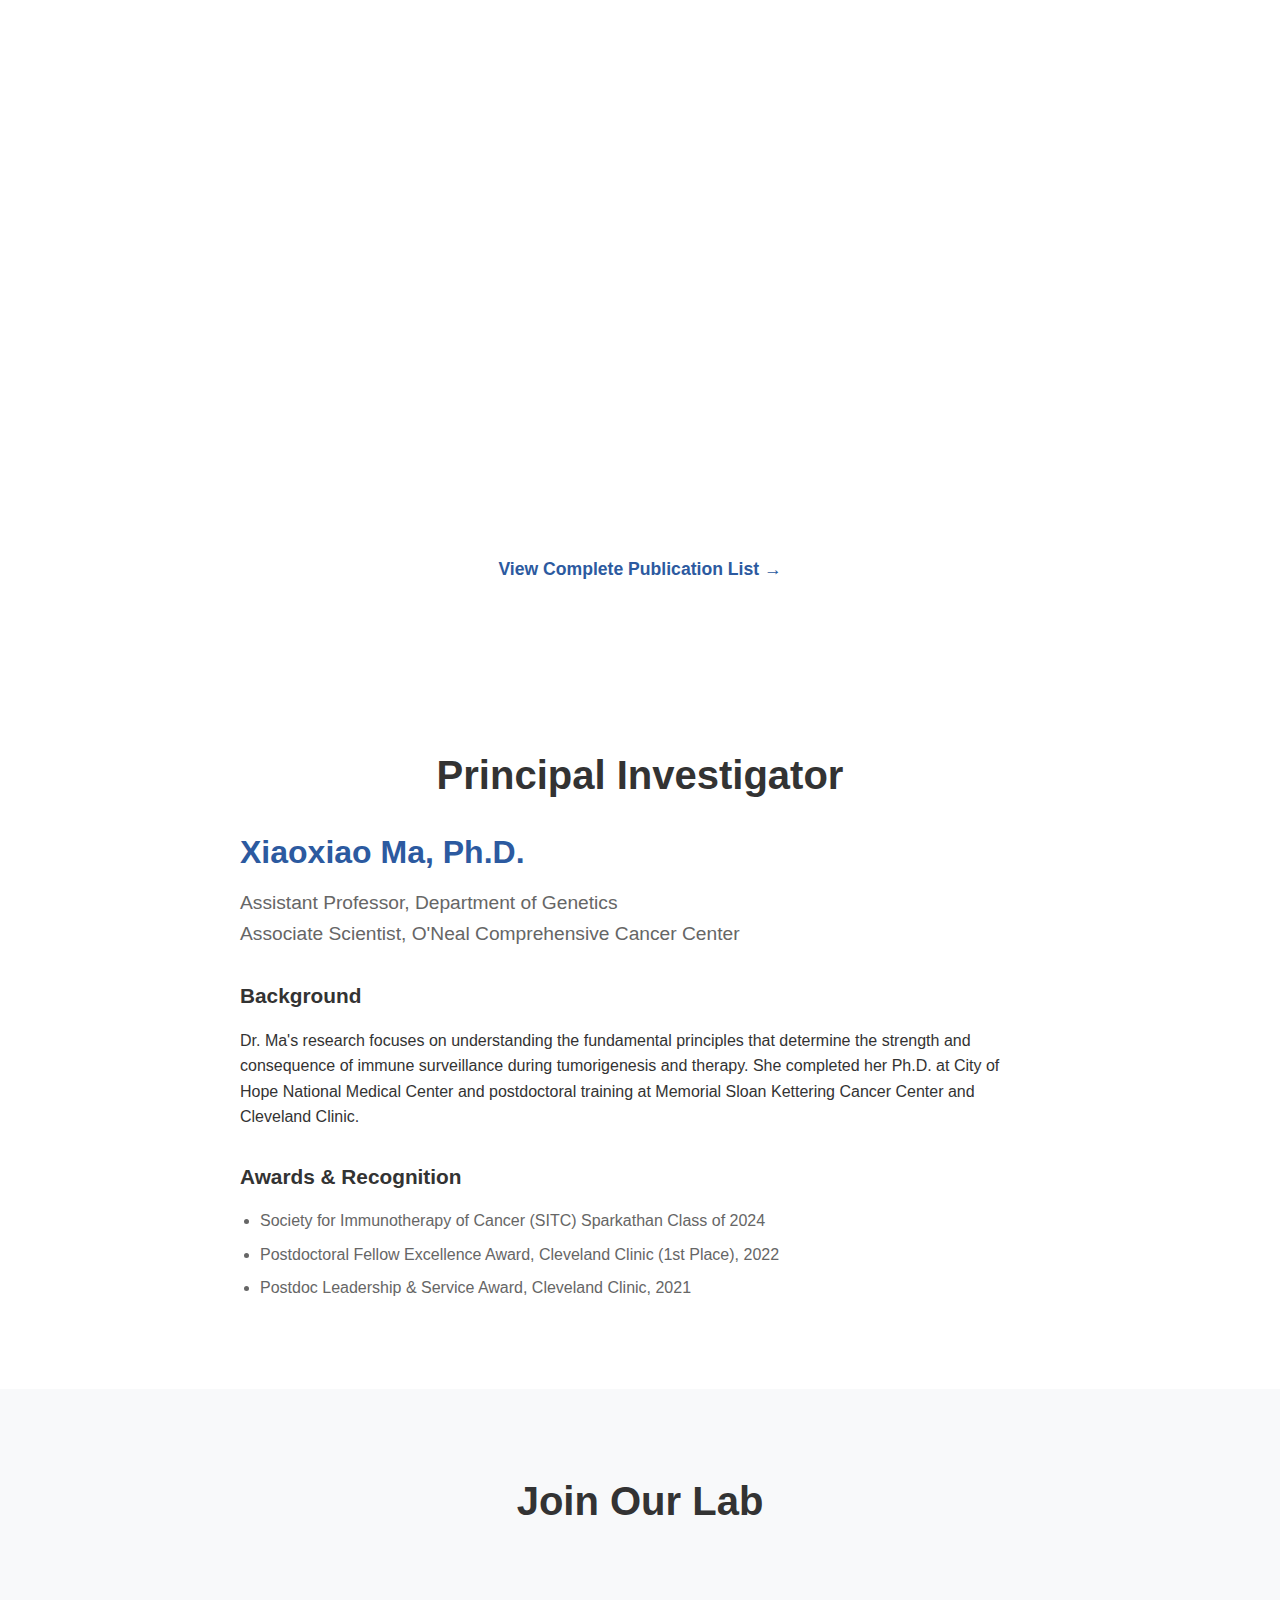
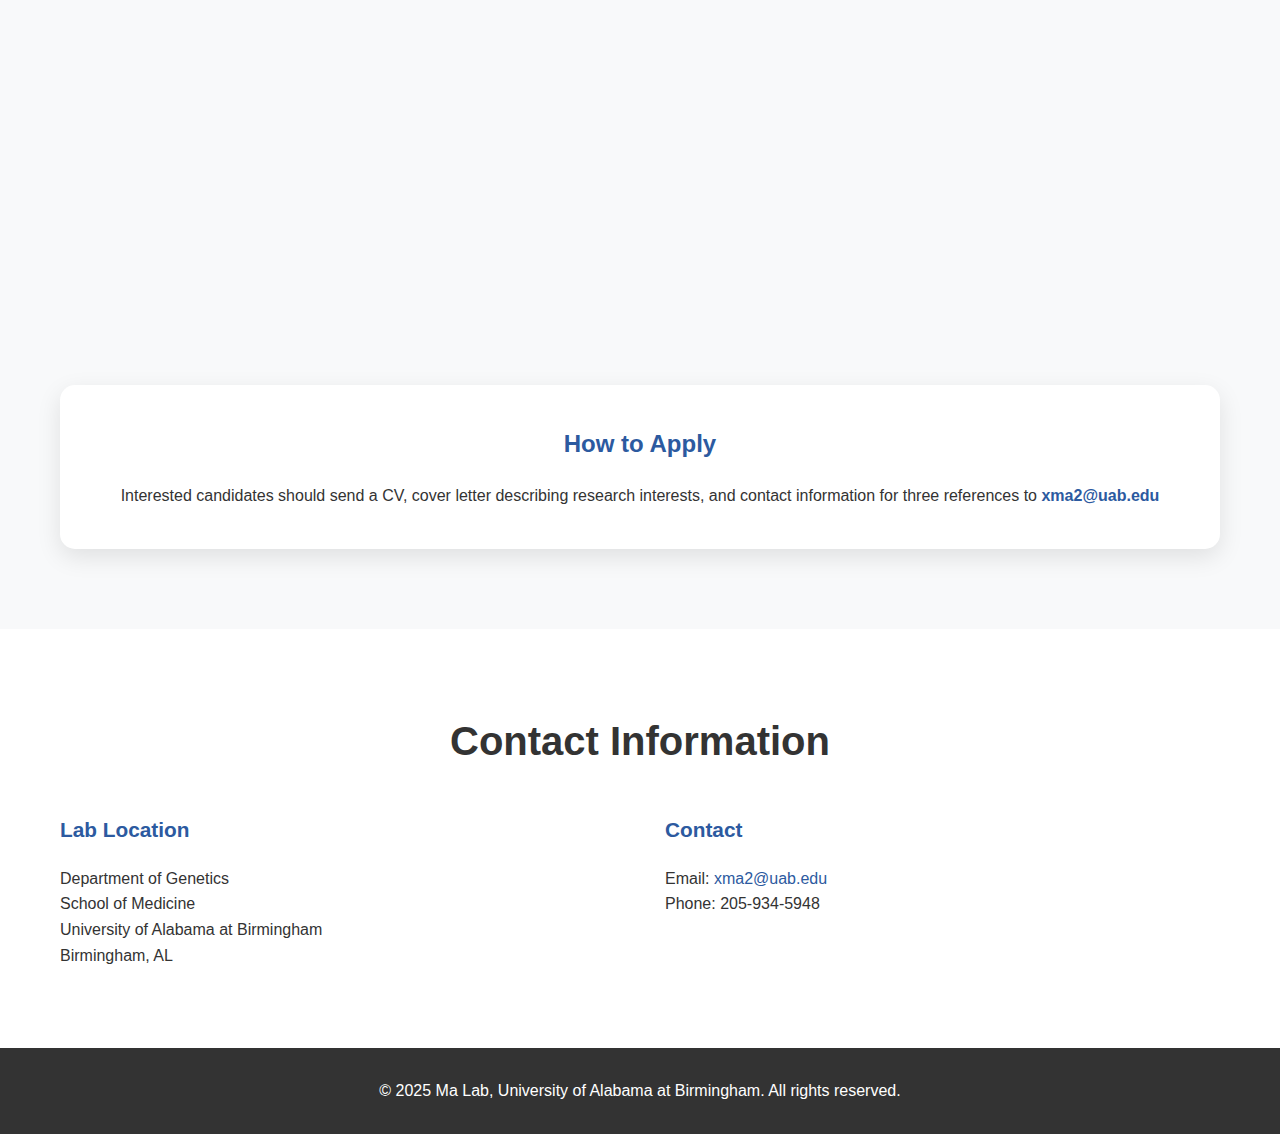
<file: index old.html>
<!DOCTYPE html>
<html lang="en">
<head>
    <meta charset="UTF-8">
    <meta name="viewport" content="width=device-width, initial-scale=1.0">
    <title>Ma Lab - Cancer Immunotherapy Research | UAB</title>
    <link rel="stylesheet" href="styles.css">
</head>
<body>
    <nav class="navbar">
        <div class="nav-container">
            <div class="nav-logo">
                <h2>Ma Lab</h2>
            </div>
            <ul class="nav-menu">
                <li><a href="#home">Home</a></li>
                <li><a href="#research">Research</a></li>
                <li><a href="#publications">Publications</a></li>
                <li><a href="#team">Team</a></li>
                <li><a href="#opportunities">Opportunities</a></li>
                <li><a href="#contact">Contact</a></li>
            </ul>
        </div>
    </nav>

    <main>
        <section id="home" class="hero">
            <div class="hero-content">
                <h1>Understanding Immune Surveillance in Cancer</h1>
                <p class="hero-subtitle">Developing next-generation immunotherapies through mechanistic insights into DNA damage responses and tumor immunity</p>
                <div class="hero-info">
                    <p><strong>Xiaoxiao Ma, Ph.D.</strong> | Assistant Professor</p>
                    <p>Department of Genetics, School of Medicine</p>
                    <p>University of Alabama at Birmingham</p>
                </div>
            </div>
        </section>

        <section id="research" class="section">
            <div class="container">
                <h2>Research Focus</h2>
                <div class="research-grid">
                    <div class="research-card">
                        <h3>DNA Damage & Immune Recognition</h3>
                        <p>Investigating how mutagenesis processes and DNA damage responses impact immune recognition and escape in hypermutated and DDR-deficient tumors.</p>
                    </div>
                    <div class="research-card">
                        <h3>Immunotherapy Resistance</h3>
                        <p>Developing novel approaches to target drug-resistant mutations and understand mechanisms of checkpoint blockade resistance.</p>
                    </div>
                    <div class="research-card">
                        <h3>Neoantigen Discovery</h3>
                        <p>Establishing experimental and computational pipelines for neoantigen TCR discovery and immunogenicity prediction.</p>
                    </div>
                    <div class="research-card">
                        <h3>POLE/POLD1 Mutations</h3>
                        <p>Characterizing functional landscapes of DNA polymerase mutations in checkpoint blockade-dependent anti-tumor immunity.</p>
                    </div>
                </div>
            </div>
        </section>

        <section id="publications" class="section">
            <div class="container">
                <h2>Recent Publications</h2>
                <div class="publications">
                    <div class="publication">
                        <h4>Functional Landscapes of POLE and POLD1 Mutations in Checkpoint Blockade-Dependent Anti-Tumor Immunity</h4>
                        <p><strong>X Ma</strong>, N Riaz, RM Samstein, et al. <em>Nature Genetics</em>. 2022 Jul;54(7):996-1012.</p>
                        <span class="impact">Senior Author</span>
                    </div>
                    <div class="publication">
                        <h4>Mutations in BRCA1 and BRCA2 differentially affect the tumor microenvironment and response to checkpoint blockade immunotherapy</h4>
                        <p>RM Samstein*, C Krishna*, <strong>X Ma*</strong>, et al. <em>Nature Cancer</em>. 2020;1(12):1188-1203.</p>
                        <span class="impact">Co-First Author</span>
                    </div>
                    <div class="publication">
                        <h4>Solving the puzzle of what makes immunotherapies work</h4>
                        <p><strong>X Ma</strong>, TA Chan. <em>Trends in Cancer</em>. 2022 Nov;8(11):890-900.</p>
                        <span class="impact">Review</span>
                    </div>
                </div>
                <p class="publications-link">
                    <a href="https://www.ncbi.nlm.nih.gov/myncbi/xiaoxiao.ma.1/bibliography/public/" target="_blank">View Complete Publication List →</a>
                </p>
            </div>
        </section>

        <section id="team" class="section">
            <div class="container">
                <h2>Principal Investigator</h2>
                <div class="pi-info">
                    <h3>Xiaoxiao Ma, Ph.D.</h3>
                    <p class="title">Assistant Professor, Department of Genetics<br>
                    Associate Scientist, O'Neal Comprehensive Cancer Center</p>
                    
                    <div class="bio">
                        <h4>Background</h4>
                        <p>Dr. Ma's research focuses on understanding the fundamental principles that determine the strength and consequence of immune surveillance during tumorigenesis and therapy. She completed her Ph.D. at City of Hope National Medical Center and postdoctoral training at Memorial Sloan Kettering Cancer Center and Cleveland Clinic.</p>
                        
                        <h4>Awards & Recognition</h4>
                        <ul>
                            <li>Society for Immunotherapy of Cancer (SITC) Sparkathan Class of 2024</li>
                            <li>Postdoctoral Fellow Excellence Award, Cleveland Clinic (1st Place), 2022</li>
                            <li>Postdoc Leadership & Service Award, Cleveland Clinic, 2021</li>
                        </ul>
                    </div>
                </div>
            </div>
        </section>

        <section id="opportunities" class="section highlight">
            <div class="container">
                <h2>Join Our Lab</h2>
                <div class="opportunities-grid">
                    <div class="opportunity-card">
                        <h3>Graduate Student Rotations</h3>
                        <p>We welcome rotation students interested in cancer immunotherapy, computational immunogenomics, and DNA damage repair mechanisms.</p>
                        <h4>Available Projects:</h4>
                        <ul>
                            <li>Neoantigen prediction and TCR discovery</li>
                            <li>Analysis of DNA repair deficiencies in immunotherapy response</li>
                            <li>Development of novel immunotherapy targets</li>
                        </ul>
                    </div>
                    <div class="opportunity-card">
                        <h3>Postdoctoral Fellows</h3>
                        <p>Seeking motivated postdocs with backgrounds in immunology, cancer biology, or computational biology.</p>
                        <h4>Ideal Candidates:</h4>
                        <ul>
                            <li>Ph.D. in relevant biological sciences</li>
                            <li>Experience with immunotherapy or cancer research</li>
                            <li>Strong analytical and communication skills</li>
                        </ul>
                    </div>
                </div>
                
                <div class="application-info">
                    <h3>How to Apply</h3>
                    <p>Interested candidates should send a CV, cover letter describing research interests, and contact information for three references to <a href="mailto:xma2@uab.edu">xma2@uab.edu</a></p>
                </div>
            </div>
        </section>

        <section id="contact" class="section">
            <div class="container">
                <h2>Contact Information</h2>
                <div class="contact-grid">
                    <div class="contact-info">
                        <h3>Lab Location</h3>
                        <p>Department of Genetics<br>
                        School of Medicine<br>
                        University of Alabama at Birmingham<br>
                        Birmingham, AL</p>
                    </div>
                    <div class="contact-info">
                        <h3>Contact</h3>
                        <p>Email: <a href="mailto:xma2@uab.edu">xma2@uab.edu</a><br>
                        Phone: 205-934-5948</p>
                    </div>
                </div>
            </div>
        </section>
    </main>

    <footer>
        <div class="container">
            <p>&copy; 2025 Ma Lab, University of Alabama at Birmingham. All rights reserved.</p>
        </div>
    </footer>

    <script src="script.js"></script>
</body>
</html>
</file>
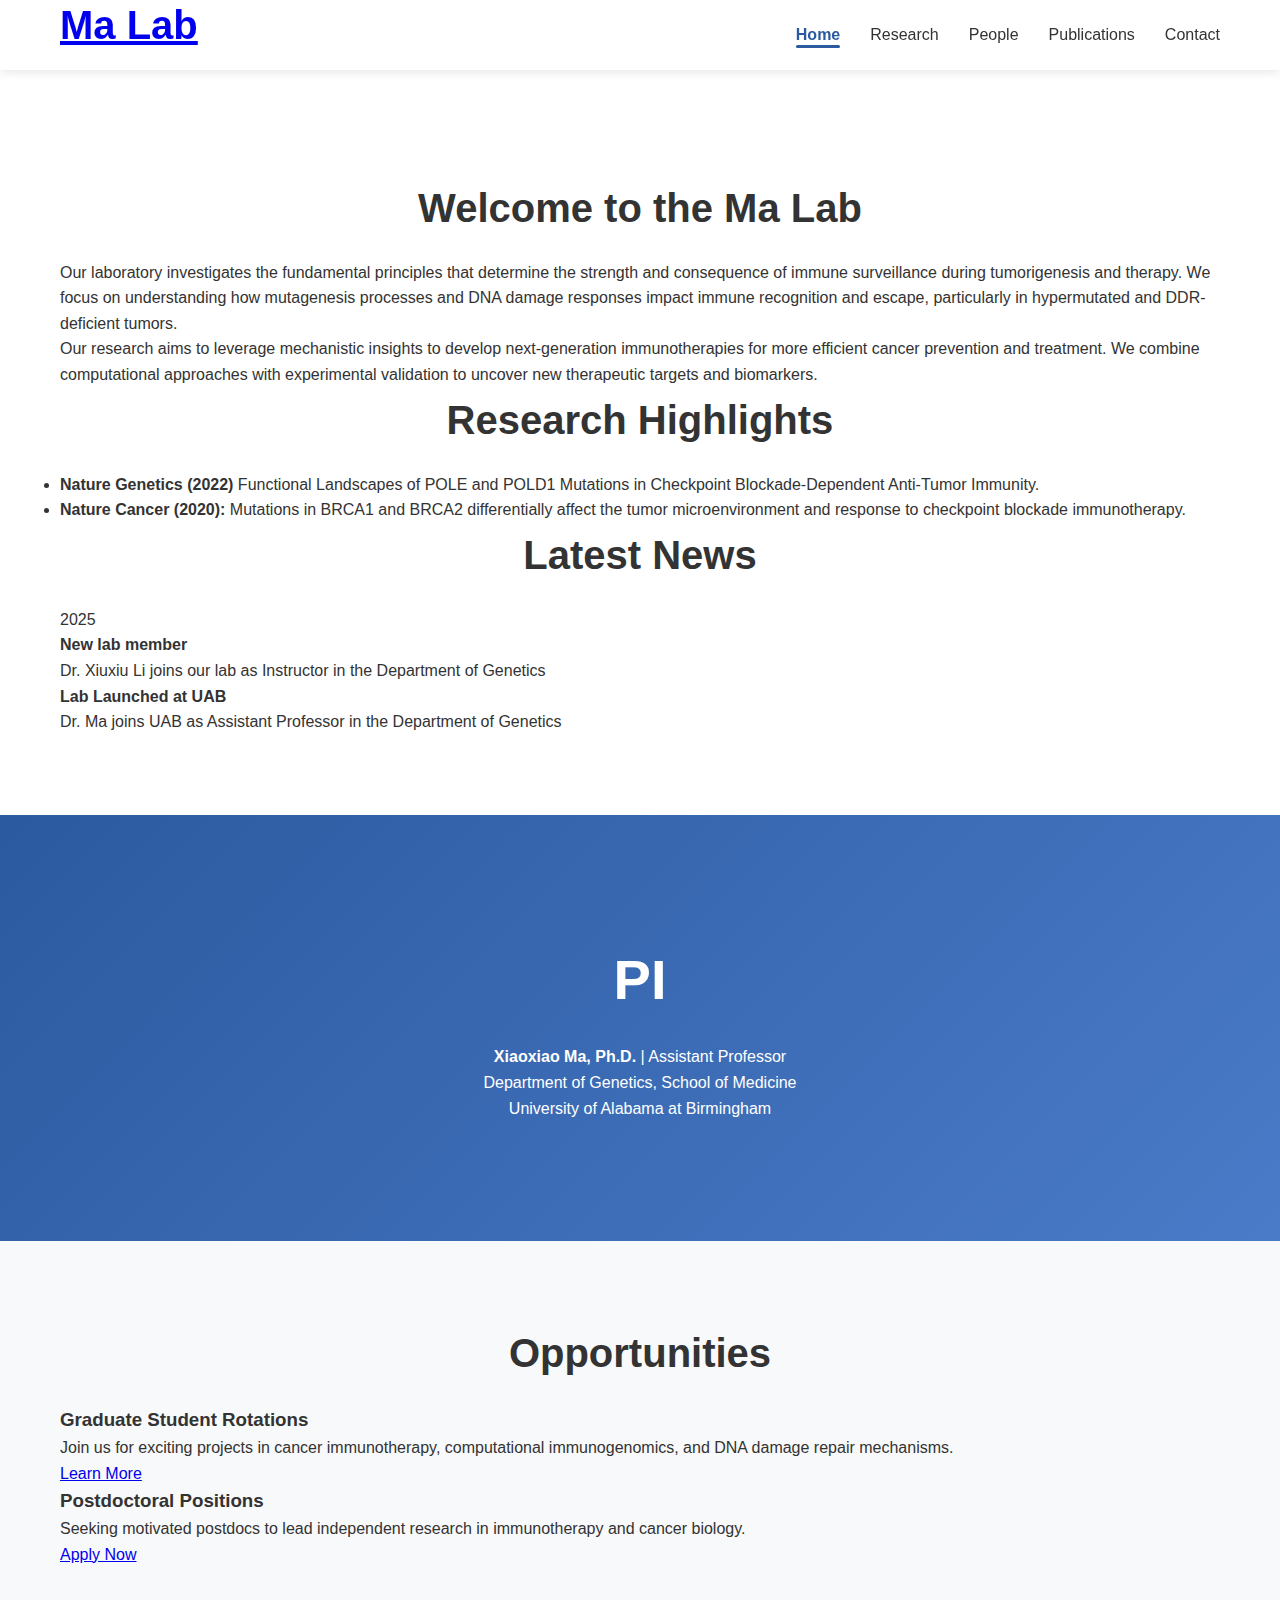
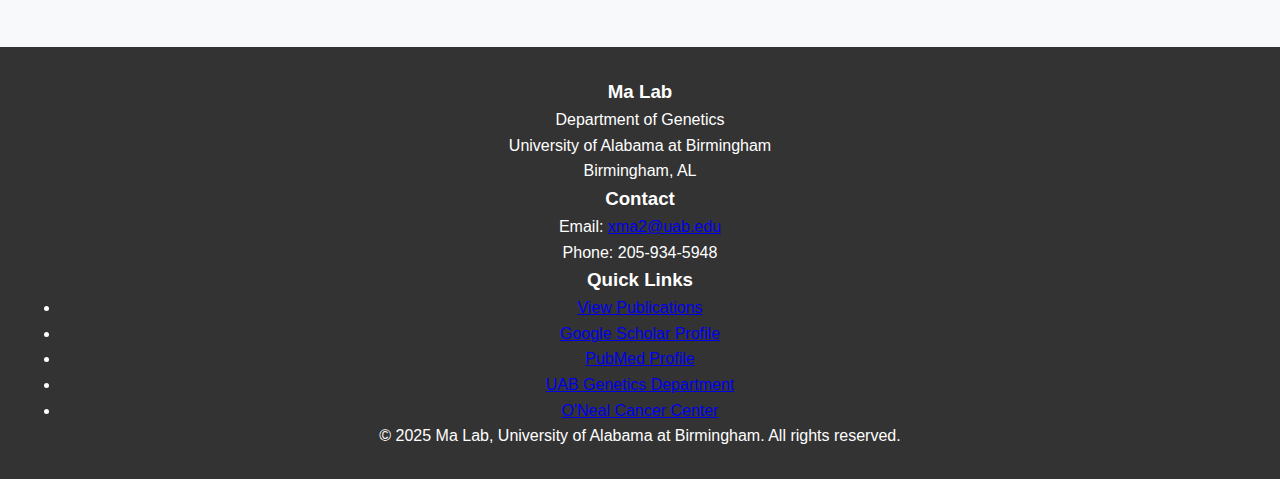
<file: index old2.html>
Department of Genetics, UAB<!DOCTYPE html>
<html lang="en">
<head>
    <meta charset="UTF-8">
    <meta name="viewport" content="width=device-width, initial-scale=1.0">
    <title>Ma Lab - Cancer Immunotherapy Research | UAB</title>
    <meta name="description" content="Ma Lab at UAB focuses on cancer immunotherapy, DNA damage repair, epigenetic disruption and developing next-generation treatments for cancer patients.">
    <meta name="keywords" content="cancer immunotherapy, DNA damage repair, epigenetic disruption, checkpoint blockade, UAB">
    <meta name="author" content="Xiaoxiao Ma">
    <link rel="stylesheet" href="styles.css">
</head>
<body>
    <nav class="navbar">
        <div class="nav-container">
            <div class="nav-logo">
                <h2><a href="index.html">Ma Lab</a></h2>
            </div>
            <ul class="nav-menu">
                <li><a href="index.html" class="active">Home</a></li>
                <li><a href="research.html">Research</a></li>
                <li><a href="people.html">People</a></li>
                <li><a href="publications.html">Publications</a></li>
                <li><a href="contact.html">Contact</a></li>
            </ul>
        </div>
    </nav>

    <main>
        
        <section class="section">
            <div class="container">
                <h2>Welcome to the Ma Lab</h2>
                <div class="welcome-content">
                    <div class="welcome-text">
                        <p>Our laboratory investigates the fundamental principles that determine the strength and consequence of immune surveillance during tumorigenesis and therapy. We focus on understanding how mutagenesis processes and DNA damage responses impact immune recognition and escape, particularly in hypermutated and DDR-deficient tumors.</p>
                        
                        <p>Our research aims to leverage mechanistic insights to develop next-generation immunotherapies for more efficient cancer prevention and treatment. We combine computational approaches with experimental validation to uncover new therapeutic targets and biomarkers.</p>
                        
                        <div class="research-highlights">
                            <h2>Research Highlights</h2>
                            <ul>
                                <li><strong>Nature Genetics (2022)</strong> Functional Landscapes of POLE and POLD1 Mutations in Checkpoint Blockade-Dependent Anti-Tumor Immunity.</li>
                                <li><strong>Nature Cancer (2020):</strong> Mutations in BRCA1 and BRCA2 differentially affect the tumor microenvironment and response to checkpoint blockade immunotherapy.</li>
                            </ul>
                        </div>
                    </div>
                    
                    <div class="welcome-sidebar">
                        <div class="news-section">
                            <h2>Latest News</h2>
                            <div class="news-item">
                                <div class="news-date">2025</div>
                                <div class="news-content">
                                    <h4>New lab member</h4>
                                    <p>Dr. Xiuxiu Li joins our lab as Instructor in the Department of Genetics</p>

                                    <h4>Lab Launched at UAB</h4>
                                    <p>Dr. Ma joins UAB as Assistant Professor in the Department of Genetics</p>
                                </div>
                            </div>
        
                        </div> 
                    </div>
                </div>
            </div>
        </section>

        <section class="hero">
            <div class="hero-content">
                <h1>PI</h1>
                    <p><strong>Xiaoxiao Ma, Ph.D.</strong> | Assistant Professor</p>
                    <p>Department of Genetics, School of Medicine</p>
                    <p>University of Alabama at Birmingham</p>
                </div>
            </div>
        </section>


        <section class="section highlight">
            <div class="container">
                <h2>Opportunities</h2>
                <div class="opportunities-preview">
                    <div class="opportunity-preview">
                        <h3>Graduate Student Rotations</h3>
                        <p>Join us for exciting projects in cancer immunotherapy, computational immunogenomics, and DNA damage repair mechanisms.</p>
                        <a href="contact.html" class="btn-outline">Learn More</a>
                    </div>
                    <div class="opportunity-preview">
                        <h3>Postdoctoral Positions</h3>
                        <p>Seeking motivated postdocs to lead independent research in immunotherapy and cancer biology.</p>
                        <a href="contact.html" class="btn-outline">Apply Now</a>
                    </div>
                </div>
            </div>

            
        </section>
    </main>

    <footer>
        <div class="container">
            <div class="footer-content">
                <div class="footer-info">
                    <h3>Ma Lab</h3>
                    <p>Department of Genetics<br>
                    University of Alabama at Birmingham<br>
                    Birmingham, AL</p>
                </div>
                <div class="footer-contact">
                    <h3>Contact</h3>
                    <p>Email: <a href="mailto:xma2@uab.edu">xma2@uab.edu</a><br>
                    Phone: 205-934-5948</p>
                </div>
            <div class="quick-links">
                            <h3>Quick Links</h3>
                            <ul>
                                <li><a href="publications.html">View Publications</a></li>
                                <li><a href="https://scholar.google.com/citations?user=1a_uN1EAAAAJ&hl=en" target="_blank">Google Scholar Profile</a></li>
                                <li><a href="https://www.ncbi.nlm.nih.gov/myncbi/xiaoxiao.ma.1/bibliography/public/" target="_blank">PubMed Profile</a></li>
                                <li><a href="https://www.uab.edu/medicine/genetics/" target="_blank">UAB Genetics Department</a></li>
                                <li><a href="https://www.uab.edu/onealcancercenter/" target="_blank">O'Neal Cancer Center</a></li>
                            </ul>
                    </div>
            </div>
            <div class="footer-bottom">
                <p>&copy; 2025 Ma Lab, University of Alabama at Birmingham. All rights reserved.</p>
            </div>
        </div>
    </footer>

    <script src="script.js"></script>
</body>
</html>
</file>
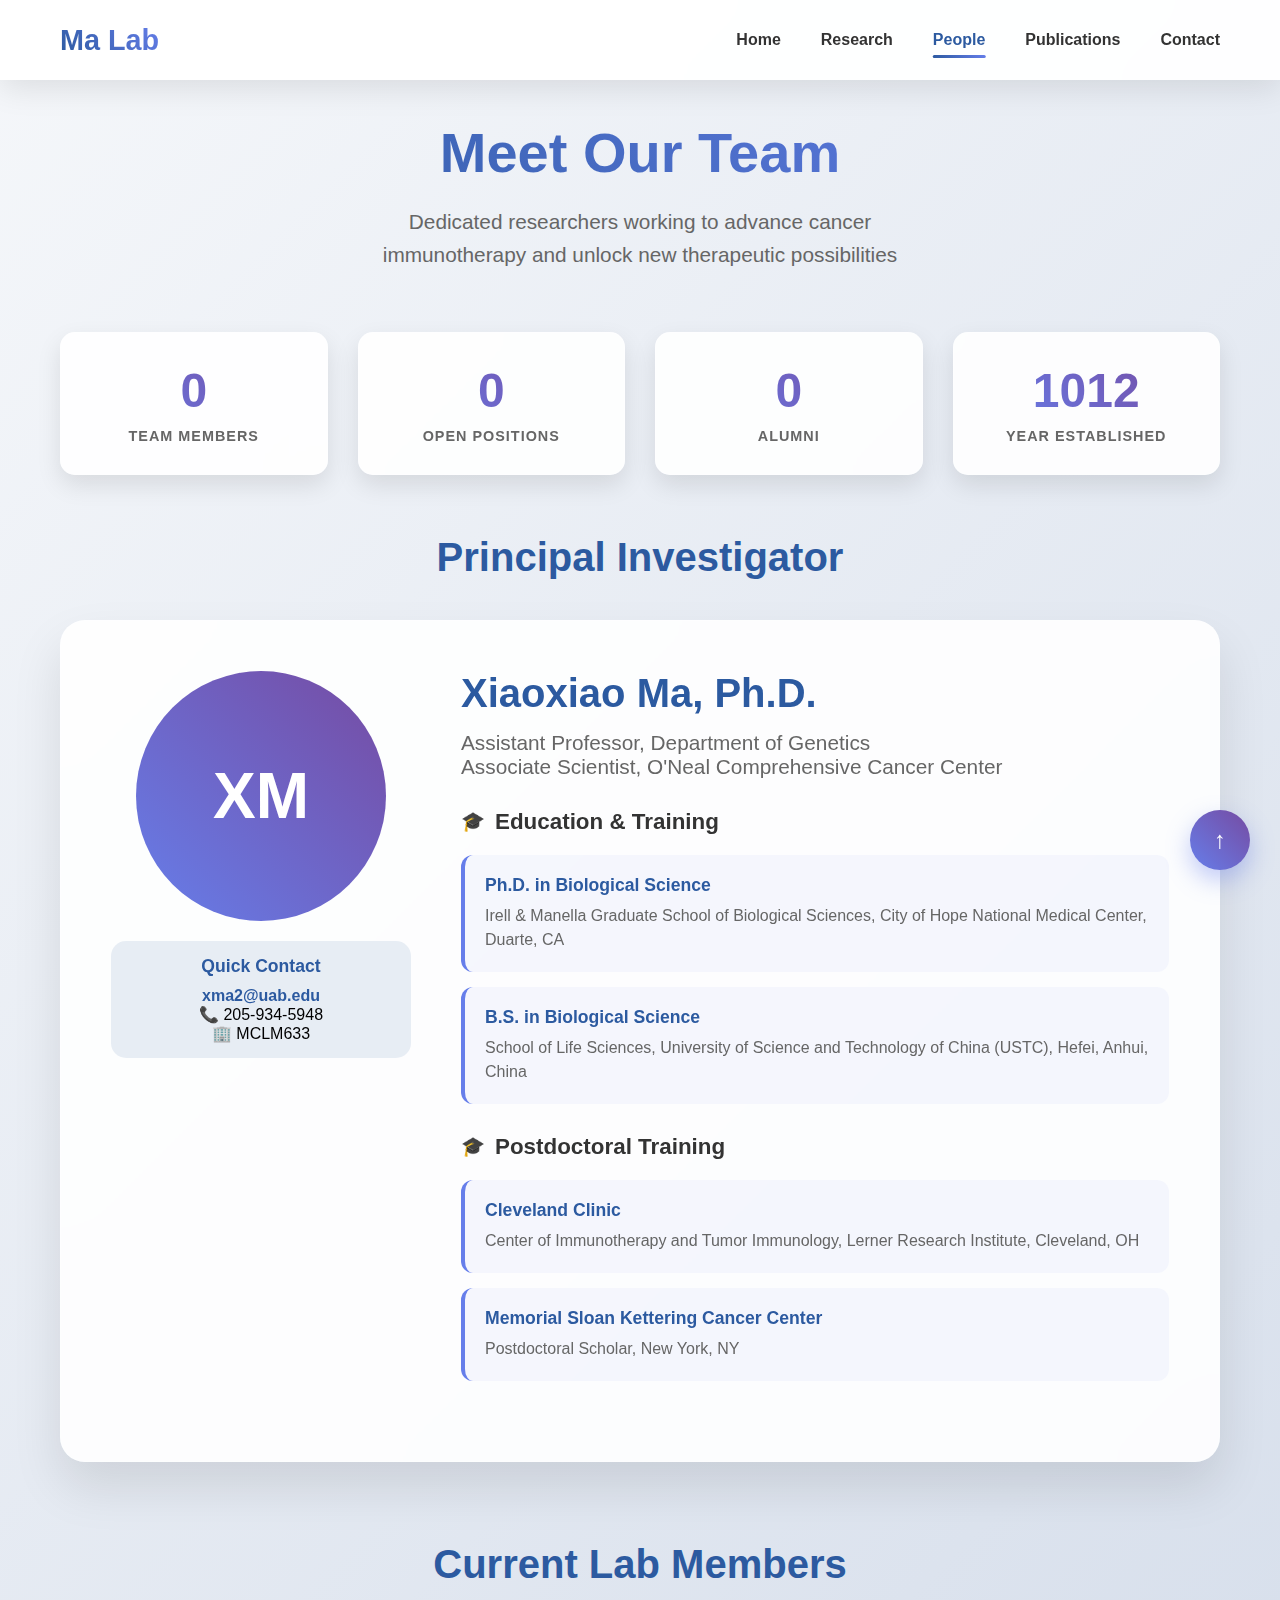
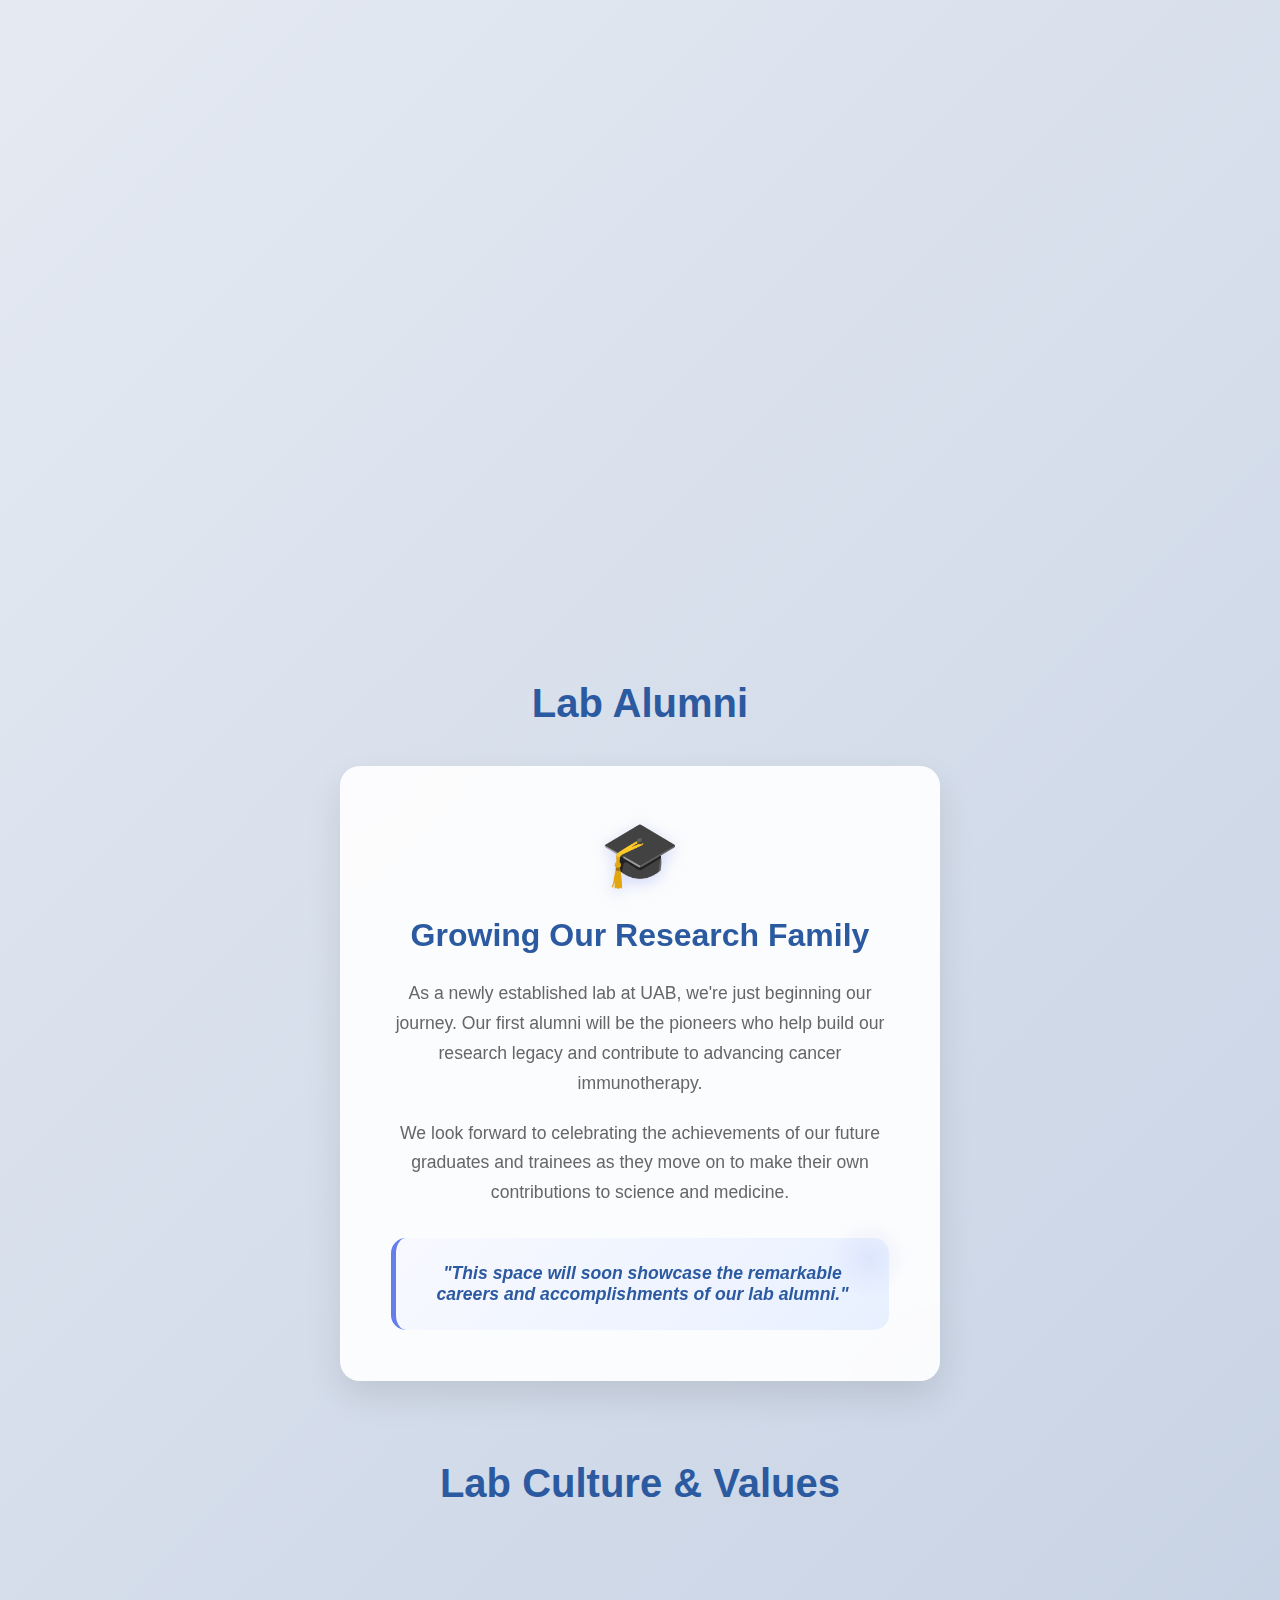
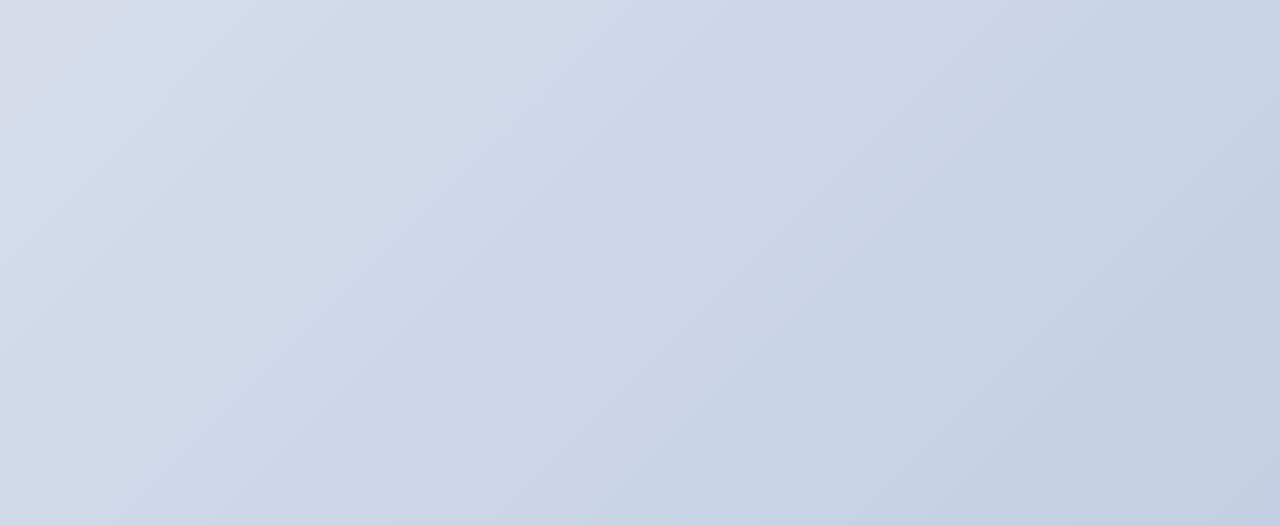
<file: people.html>
<!DOCTYPE html>
<html lang="en">
<head>
    <meta charset="UTF-8">
    <meta name="viewport" content="width=device-width, initial-scale=1.0">
    <title>Ma Lab - Team</title>
    <style>
        * {
            margin: 0;
            padding: 0;
            box-sizing: border-box;
        }

        body {
            font-family: 'Segoe UI', Tahoma, Geneva, Verdana, sans-serif;
            background: linear-gradient(135deg, #f5f7fa 0%, #c3cfe2 100%);
            min-height: 100vh;
            padding-top: 80px;
        }

        /* Navigation */
        .navbar {
            background: rgba(255, 255, 255, 0.95);
            backdrop-filter: blur(20px);
            box-shadow: 0 8px 32px rgba(0,0,0,0.1);
            position: fixed;
            top: 0;
            width: 100%;
            z-index: 1000;
            transition: all 0.3s ease;
        }

        .nav-container {
            max-width: 1200px;
            margin: 0 auto;
            padding: 0 20px;
            display: flex;
            justify-content: space-between;
            align-items: center;
            height: 80px;
        }

        .nav-logo h2 a {
            color: #2c5aa0;
            font-weight: 700;
            text-decoration: none;
            font-size: 1.8rem;
            background: linear-gradient(45deg, #2c5aa0, #667eea);
            -webkit-background-clip: text;
            background-clip: text;
            -webkit-text-fill-color: transparent;
        }

        .nav-menu {
            display: flex;
            list-style: none;
            gap: 40px;
        }

        .nav-menu a {
            text-decoration: none;
            color: #333;
            font-weight: 600;
            transition: all 0.3s ease;
            position: relative;
            padding: 10px 0;
        }

        .nav-menu a::before {
            content: '';
            position: absolute;
            bottom: 0;
            left: 50%;
            width: 0;
            height: 3px;
            background: linear-gradient(45deg, #2c5aa0, #667eea);
            transition: all 0.3s ease;
            transform: translateX(-50%);
            border-radius: 2px;
        }

        .nav-menu a:hover::before,
        .nav-menu a.active::before {
            width: 100%;
        }

        .nav-menu a:hover,
        .nav-menu a.active {
            color: #2c5aa0;
        }

        .container {
            max-width: 1200px;
            margin: 0 auto;
            padding: 40px 20px;
        }

        .section-header {
            text-align: center;
            margin-bottom: 60px;
        }

        .section-title {
            font-size: 3.5rem;
            background: linear-gradient(45deg, #2c5aa0, #667eea);
            -webkit-background-clip: text;
            background-clip: text;
            -webkit-text-fill-color: transparent;
            margin-bottom: 20px;
            font-weight: 800;
        }

        .section-subtitle {
            font-size: 1.3rem;
            color: #666;
            max-width: 600px;
            margin: 0 auto;
            line-height: 1.6;
        }

        /* Principal Investigator Section */
        .pi-section {
            margin-bottom: 80px;
        }

        .pi-card {
            background: rgba(255, 255, 255, 0.9);
            backdrop-filter: blur(20px);
            border-radius: 25px;
            padding: 50px;
            box-shadow: 0 25px 50px rgba(0,0,0,0.1);
            border: 1px solid rgba(255,255,255,0.2);
            display: grid;
            grid-template-columns: 300px 1fr;
            gap: 50px;
            transition: all 0.4s ease;
            position: relative;
            overflow: hidden;
        }

        .pi-card::before {
            content: '';
            position: absolute;
            top: 0;
            left: -100%;
            width: 100%;
            height: 100%;
            background: linear-gradient(90deg, transparent, rgba(102,126,234,0.1), transparent);
            transition: left 0.8s;
        }

        .pi-card:hover::before {
            left: 100%;
        }

        .pi-card:hover {
            transform: translateY(-10px);
            box-shadow: 0 35px 70px rgba(0,0,0,0.15);
        }

        .pi-image-container {
            position: relative;
            text-align: center;
        }

        .pi-image {
            width: 250px;
            height: 250px;
            border-radius: 50%;
            background: linear-gradient(45deg, #667eea, #764ba2);
            display: flex;
            align-items: center;
            justify-content: center;
            font-size: 4rem;
            color: white;
            font-weight: bold;
            margin: 0 auto 20px;
            position: relative;
            overflow: hidden;
            transition: all 0.4s ease;
        }

        .pi-image:hover {
            transform: scale(1.05) rotateY(10deg);
            box-shadow: 0 20px 40px rgba(102,126,234,0.3);
        }

        .pi-image img {
            width: 100%;
            height: 100%;
            object-fit: cover;
            border-radius: 50%;
        }

        .pi-contact-quick {
            background: rgba(44,90,160,0.1);
            padding: 15px;
            border-radius: 15px;
            margin-top: 20px;
        }

        .pi-contact-quick h4 {
            color: #2c5aa0;
            margin-bottom: 10px;
            font-size: 1.1rem;
        }

        .pi-contact-quick a {
            color: #2c5aa0;
            text-decoration: none;
            font-weight: 600;
        }

        .pi-details h2 {
            color: #2c5aa0;
            font-size: 2.5rem;
            margin-bottom: 15px;
            font-weight: 700;
        }

        .pi-title {
            color: #666;
            font-size: 1.3rem;
            margin-bottom: 30px;
            font-weight: 500;
        }

        .education-section {
            margin-bottom: 30px;
        }

        .education-section h3 {
            color: #333;
            margin-bottom: 20px;
            font-size: 1.4rem;
            display: flex;
            align-items: center;
            gap: 10px;
        }

        .education-section h3::before {
            content: '🎓';
            font-size: 1.2rem;
        }

        .education-item {
            background: rgba(102,126,234,0.05);
            padding: 20px;
            border-radius: 12px;
            margin-bottom: 15px;
            border-left: 4px solid #667eea;
            transition: all 0.3s ease;
        }

        .education-item:hover {
            background: rgba(102,126,234,0.1);
            transform: translateX(10px);
        }

        .education-item h4 {
            color: #2c5aa0;
            margin-bottom: 8px;
            font-size: 1.1rem;
        }

        .education-item p {
            color: #666;
            line-height: 1.5;
        }

        /* Team Members Grid */
        .team-grid {
            display: grid;
            grid-template-columns: repeat(auto-fit, minmax(350px, 1fr));
            gap: 40px;
            margin-top: 50px;
        }

        .member-card {
            background: rgba(255, 255, 255, 0.9);
            backdrop-filter: blur(20px);
            border-radius: 20px;
            overflow: hidden;
            box-shadow: 0 15px 35px rgba(0,0,0,0.1);
            transition: all 0.4s cubic-bezier(0.175, 0.885, 0.32, 1.275);
            position: relative;
            border: 1px solid rgba(255,255,255,0.2);
        }

        .member-card:hover {
            transform: translateY(-15px) rotateY(5deg);
            box-shadow: 0 25px 50px rgba(0,0,0,0.2);
        }

        .member-image {
            height: 250px;
            background: linear-gradient(45deg, #667eea, #764ba2);
            position: relative;
            overflow: hidden;
        }

        .member-image::before {
            content: '';
            position: absolute;
            top: 0;
            left: 0;
            right: 0;
            bottom: 0;
            background: linear-gradient(45deg, rgba(102,126,234,0.8), rgba(118,75,162,0.8));
            opacity: 0;
            transition: opacity 0.3s ease;
        }

        .member-card:hover .member-image::before {
            opacity: 1;
        }

        .member-placeholder {
            width: 100%;
            height: 100%;
            display: flex;
            align-items: center;
            justify-content: center;
            font-size: 3rem;
            color: white;
            font-weight: bold;
            position: relative;
            z-index: 2;
        }

        .member-overlay {
            position: absolute;
            top: 50%;
            left: 50%;
            transform: translate(-50%, -50%);
            color: white;
            text-align: center;
            opacity: 0;
            transition: all 0.3s ease;
            z-index: 3;
        }

        .member-card:hover .member-overlay {
            opacity: 1;
            transform: translate(-50%, -50%) scale(1.1);
        }

        .member-overlay h4 {
            font-size: 1.5rem;
            margin-bottom: 10px;
        }

        .member-overlay p {
            font-size: 1rem;
            opacity: 0.9;
        }

        .member-info {
            padding: 30px;
            position: relative;
        }

        .member-info h3 {
            color: #2c5aa0;
            margin-bottom: 8px;
            font-size: 1.4rem;
            font-weight: 700;
        }

        .member-role {
            color: #667eea;
            font-weight: 600;
            margin-bottom: 15px;
            font-size: 1rem;
        }

        .member-duration {
            color: #888;
            font-style: italic;
            margin-bottom: 15px;
            font-size: 0.9rem;
        }

        .member-bio {
            color: #555;
            line-height: 1.6;
            margin-bottom: 20px;
        }

        .member-expertise {
            margin-top: 20px;
        }

        .expertise-tags {
            display: flex;
            flex-wrap: wrap;
            gap: 8px;
            margin-top: 10px;
        }

        .expertise-tag {
            background: linear-gradient(45deg, #667eea, #764ba2);
            color: white;
            padding: 6px 12px;
            border-radius: 15px;
            font-size: 0.8rem;
            font-weight: 500;
        }

        /* Open Position Cards */
        .open-position {
            border: 2px dashed #667eea;
            background: rgba(102,126,234,0.05);
        }

        .open-position .member-image {
            background: linear-gradient(45deg, rgba(102,126,234,0.3), rgba(118,75,162,0.3));
        }

        .open-position .member-placeholder {
            color: #667eea;
            font-size: 4rem;
            animation: pulse 2s infinite;
        }

        @keyframes pulse {
            0%, 100% { transform: scale(1); }
            50% { transform: scale(1.1); }
        }

        .join-button {
            background: linear-gradient(45deg, #667eea, #764ba2);
            color: white;
            padding: 12px 25px;
            border: none;
            border-radius: 25px;
            font-weight: 600;
            cursor: pointer;
            transition: all 0.3s ease;
            text-decoration: none;
            display: inline-block;
            margin-top: 15px;
            position: relative;
            overflow: hidden;
        }

        .join-button::before {
            content: '';
            position: absolute;
            top: 0;
            left: -100%;
            width: 100%;
            height: 100%;
            background: linear-gradient(90deg, transparent, rgba(255,255,255,0.2), transparent);
            transition: left 0.3s;
        }

        .join-button:hover::before {
            left: 100%;
        }

        .join-button:hover {
            transform: translateY(-3px) scale(1.05);
            box-shadow: 0 10px 25px rgba(102,126,234,0.4);
        }

        /* Alumni Section */
        .alumni-section {
            margin: 80px 0;
        }

        .alumni-message {
            display: flex;
            justify-content: center;
            margin-top: 40px;
        }

        .message-card {
            background: rgba(255, 255, 255, 0.9);
            backdrop-filter: blur(20px);
            padding: 50px;
            border-radius: 20px;
            text-align: center;
            max-width: 600px;
            box-shadow: 0 15px 35px rgba(0,0,0,0.1);
            border: 1px solid rgba(255,255,255,0.2);
            position: relative;
            overflow: hidden;
        }

        .message-card::before {
            content: '';
            position: absolute;
            top: 0;
            left: -100%;
            width: 100%;
            height: 100%;
            background: linear-gradient(90deg, transparent, rgba(102,126,234,0.1), transparent);
            transition: left 0.8s;
        }

        .message-card:hover::before {
            left: 100%;
        }

        .message-icon {
            font-size: 4rem;
            margin-bottom: 25px;
            display: block;
            filter: drop-shadow(0 4px 8px rgba(102,126,234,0.3));
        }

        .message-card h3 {
            color: #2c5aa0;
            font-size: 2rem;
            margin-bottom: 25px;
            font-weight: 700;
        }

        .message-card p {
            color: #666;
            line-height: 1.7;
            margin-bottom: 20px;
            font-size: 1.1rem;
        }

        .future-message {
            background: linear-gradient(135deg, #f8f9ff 0%, #e8f0ff 100%);
            padding: 25px;
            border-radius: 15px;
            margin-top: 30px;
            border-left: 5px solid #667eea;
            position: relative;
        }

        .future-message::before {
            content: '';
            position: absolute;
            top: 0;
            right: 0;
            width: 80px;
            height: 80px;
            background: radial-gradient(circle, rgba(102,126,234,0.1) 0%, transparent 70%);
            border-radius: 50%;
            transform: translate(20px, -20px);
        }

        .future-message em {
            color: #2c5aa0;
            font-size: 1.1rem;
            font-weight: 600;
            position: relative;
            z-index: 1;
        }
        /* Lab Culture Section */
        .culture-section {
            margin-top: 80px;
        }

        .culture-grid {
            display: grid;
            grid-template-columns: repeat(auto-fit, minmax(300px, 1fr));
            gap: 30px;
            margin-top: 40px;
        }

        .culture-item {
            background: rgba(255, 255, 255, 0.9);
            backdrop-filter: blur(20px);
            padding: 30px;
            border-radius: 15px;
            text-align: center;
            box-shadow: 0 10px 25px rgba(0,0,0,0.1);
            transition: all 0.3s ease;
            border: 1px solid rgba(255,255,255,0.2);
        }

        .culture-item:hover {
            transform: translateY(-8px);
            box-shadow: 0 20px 40px rgba(0,0,0,0.15);
        }

        .culture-icon {
            font-size: 3rem;
            margin-bottom: 20px;
            display: block;
            filter: drop-shadow(0 4px 8px rgba(102,126,234,0.3));
        }

        .culture-item h3 {
            color: #2c5aa0;
            margin-bottom: 15px;
            font-size: 1.3rem;
            font-weight: 700;
        }

        .culture-item p {
            color: #666;
            line-height: 1.6;
        }

        /* Floating Action Button */
        .fab {
            position: fixed;
            bottom: 30px;
            right: 30px;
            width: 60px;
            height: 60px;
            background: linear-gradient(45deg, #667eea, #764ba2);
            border-radius: 50%;
            box-shadow: 0 10px 25px rgba(102,126,234,0.4);
            display: flex;
            align-items: center;
            justify-content: center;
            color: white;
            font-size: 1.5rem;
            cursor: pointer;
            transition: all 0.3s ease;
            z-index: 1000;
        }

        .fab:hover {
            transform: scale(1.1) rotate(15deg);
            box-shadow: 0 15px 35px rgba(102,126,234,0.6);
        }

        /* Statistics */
        .team-stats {
            display: grid;
            grid-template-columns: repeat(auto-fit, minmax(200px, 1fr));
            gap: 30px;
            margin: 60px 0;
        }

        .stat-card {
            background: rgba(255, 255, 255, 0.9);
            backdrop-filter: blur(20px);
            padding: 30px;
            border-radius: 15px;
            text-align: center;
            box-shadow: 0 10px 25px rgba(0,0,0,0.1);
            border: 1px solid rgba(255,255,255,0.2);
        }

        .stat-number {
            font-size: 3rem;
            font-weight: 800;
            background: linear-gradient(45deg, #667eea, #764ba2);
            -webkit-background-clip: text;
            background-clip: text;
            -webkit-text-fill-color: transparent;
            margin-bottom: 10px;
        }

        .stat-label {
            color: #666;
            font-weight: 600;
            text-transform: uppercase;
            letter-spacing: 1px;
            font-size: 0.9rem;
        }

        /* Responsive Design */
        @media (max-width: 768px) {
            .pi-card {
                grid-template-columns: 1fr;
                text-align: center;
                padding: 30px;
            }
            
            .pi-image {
                width: 200px;
                height: 200px;
                font-size: 3rem;
            }
            
            .team-grid {
                grid-template-columns: 1fr;
                gap: 30px;
            }
            
            .section-title {
                font-size: 2.5rem;
            }
            
            .culture-grid {
                grid-template-columns: 1fr;
            }
        }

        @media (max-width: 480px) {
            .container {
                padding: 0 10px;
            }
            
            .pi-card {
                padding: 20px;
                margin: 0 10px;
            }
            
            .section-title {
                font-size: 2rem;
            }
            
            .fab {
                width: 50px;
                height: 50px;
                bottom: 20px;
                right: 20px;
            }
            
            .alumni-message {
                margin: 0 10px;
            }
            
            .message-card {
                padding: 30px;
            }
            
            .message-card h3 {
                font-size: 1.5rem;
            }
        }
    </style>
</head>
<body>
    <nav class="navbar">
        <div class="nav-container">
            <div class="nav-logo">
                <h2><a href="index.html">Ma Lab</a></h2>
            </div>
            <ul class="nav-menu">
                <li><a href="index.html">Home</a></li>
                <li><a href="research.html">Research</a></li>
                <li><a href="people.html" class="active">People</a></li>
                <li><a href="publications.html">Publications</a></li>
                <li><a href="contact.html">Contact</a></li>
            </ul>
        </div>
    </nav>

    <div class="container">
        <div class="section-header">
            <h1 class="section-title">Meet Our Team</h1>
            <p class="section-subtitle">
                Dedicated researchers working to advance cancer immunotherapy and unlock new therapeutic possibilities
            </p>
        </div>

        <!-- Team Statistics -->
        <div class="team-stats">
            <div class="stat-card">
                <div class="stat-number">2</div>
                <div class="stat-label">Team Members</div>
            </div>
            <div class="stat-card">
                <div class="stat-number">2</div>
                <div class="stat-label">Open Positions</div>
            </div>
            <div class="stat-card">
                <div class="stat-number">0</div>
                <div class="stat-label">Alumni</div>
            </div>
            <div class="stat-card">
                <div class="stat-number">2025</div>
                <div class="stat-label">Year Established</div>
            </div>
        </div>

        <!-- Principal Investigator -->
        <div class="pi-section">
            <h2 style="text-align: center; color: #2c5aa0; margin-bottom: 40px; font-size: 2.5rem;">Principal Investigator</h2>
            <div class="pi-card">
                <div class="pi-image-container">
                    <div class="pi-image">
                        <span>XM</span>
                    </div>
                    <div class="pi-contact-quick">
                        <h4>Quick Contact</h4>
                        <p><a href="mailto:xma2@uab.edu">xma2@uab.edu</a></p>
                        <p>📞 205-934-5948</p>
                        <p>🏢 MCLM633</p>
                    </div>
                </div>
                
                <div class="pi-details">
                    <h2>Xiaoxiao Ma, Ph.D.</h2>
                    <p class="pi-title">Assistant Professor, Department of Genetics<br>
                    Associate Scientist, O'Neal Comprehensive Cancer Center</p>
                    
                    <div class="education-section">
                        <h3>Education & Training</h3>
                        <div class="education-item">
                            <h4>Ph.D. in Biological Science</h4>
                            <p>Irell & Manella Graduate School of Biological Sciences, City of Hope National Medical Center, Duarte, CA</p>
                        </div>
                        <div class="education-item">
                            <h4>B.S. in Biological Science</h4>
                            <p>School of Life Sciences, University of Science and Technology of China (USTC), Hefei, Anhui, China</p>
                        </div>
                    </div>
                    
                    <div class="education-section">
                        <h3>Postdoctoral Training</h3>
                        <div class="education-item">
                            <h4>Cleveland Clinic</h4>
                            <p>Center of Immunotherapy and Tumor Immunology, Lerner Research Institute, Cleveland, OH</p>
                        </div>
                        <div class="education-item">
                            <h4>Memorial Sloan Kettering Cancer Center</h4>
                            <p>Postdoctoral Scholar, New York, NY</p>
                        </div>
                    </div>
                </div>
            </div>
        </div>

        <!-- Current Team Members -->
        <div class="team-section">
            <h2 style="text-align: center; color: #2c5aa0; margin-bottom: 40px; font-size: 2.5rem;">Current Lab Members</h2>
            <div class="team-grid">
                <!-- Current Member -->
                <div class="member-card">
                    <div class="member-image">
                        <div class="member-placeholder">XL</div>
                        <div class="member-overlay">
                            <h4>Welcome to the Team!</h4>
                            <p>Instructor in Genetics</p>
                        </div>
                    </div>
                    <div class="member-info">
                        <h3>Xiuxiu Li, Ph.D.</h3>
                        <p class="member-role">Instructor</p>
                        <p class="member-duration">Joined June 2025</p>
                        <p class="member-bio">
                            Dr. Li brings expertise in cancer biology, steroid metabolism, and post-translational modifications with a focus on hormone-related cancers.
                        </p>
                    </div>
                </div>

                <!-- Open Position 1 -->
                <div class="member-card open-position">
                    <div class="member-image">
                        <div class="member-placeholder">?</div>
                        <div class="member-overlay">
                            <h4>Join Our Team</h4>
                            <p>Lead Independent Research</p>
                        </div>
                    </div>
                    <div class="member-info">
                        <h3>Postdoctoral Fellow</h3>
                        <p class="member-role">Open Position</p>
                        <p class="member-bio">
                            Join our team to lead cutting-edge research in understanding immune surveillance mechanisms and developing novel immunotherapies.
                        </p>
                        <a href="#contact" class="join-button">Apply Now</a>
                    </div>
                </div>

                <!-- Open Position 2 -->
                <div class="member-card open-position">
                    <div class="member-image">
                        <div class="member-placeholder">!</div>
                        <div class="member-overlay">
                            <h4>Learn & Discover</h4>
                            <p>Hands-on Research Experience</p>
                        </div>
                    </div>
                    <div class="member-info">
                        <h3>Rotation Students</h3>
                        <p class="member-role">Multiple Positions Available</p>
                        <p class="member-bio">
                            Graduate students interested in cancer immunotherapy are welcome to rotate through our lab to explore exciting research projects.
                        </p>
                        <a href="#contact" class="join-button">Learn More</a>
                    </div>
                </div>
            </div>
        </div>

        <!-- Alumni Section -->
        <div class="alumni-section">
            <h2 style="text-align: center; color: #2c5aa0; margin-bottom: 40px; font-size: 2.5rem;">Lab Alumni</h2>
            
            <div class="alumni-message">
                <div class="message-card">
                    <div class="message-icon">🎓</div>
                    <h3>Growing Our Research Family</h3>
                    <p>As a newly established lab at UAB, we're just beginning our journey. Our first alumni will be the pioneers who help build our research legacy and contribute to advancing cancer immunotherapy.</p>
                    <p>We look forward to celebrating the achievements of our future graduates and trainees as they move on to make their own contributions to science and medicine.</p>
                    <div class="future-message">
                        <em>"This space will soon showcase the remarkable careers and accomplishments of our lab alumni."</em>
                    </div>
                </div>
            </div>
        </div>

        <!-- Lab Culture -->
        <div class="culture-section">
            <h2 style="text-align: center; color: #2c5aa0; margin-bottom: 40px; font-size: 2.5rem;">Lab Culture & Values</h2>
            <div class="culture-grid">
                <div class="culture-item">
                    <span class="culture-icon">🔬</span>
                    <h3>Scientific Excellence</h3>
                    <p>We strive for rigorous, reproducible research with high impact and clinical relevance.</p>
                </div>
                <div class="culture-item">
                    <span class="culture-icon">🤝</span>
                    <h3>Collaboration</h3>
                    <p>We foster an environment of mutual support, knowledge sharing, and interdisciplinary collaboration.</p>
                </div>
                <div class="culture-item">
                    <span class="culture-icon">📚</span>
                    <h3>Continuous Learning</h3>
                    <p>We encourage curiosity, skill development, and staying current with rapidly evolving fields.</p>
                </div>
                <div class="culture-item">
                    <span class="culture-icon">🌟</span>
                    <h3>Mentorship</h3>
                    <p>We are committed to training the next generation of cancer researchers and clinicians.</p>
                </div>
                <div class="culture-item">
                    <span class="culture-icon">🎯</span>
                    <h3>Translation</h3>
                    <p>We focus on research that can ultimately benefit cancer patients worldwide.</p>
                </div>
                <div class="culture-item">
                    <span class="culture-icon">⚖️</span>
                    <h3>Work-Hard-Play-Hard</h3>
                    <p>We believe productive research requires a healthy and supportive work environment.</p>
                </div>
            </div>
        </div>
    </div>

    <!-- Floating Action Button -->
    <div class="fab" onclick="scrollToTop()">↑</div>

    <script>
        // Add navbar scroll effect
        window.addEventListener('scroll', function() {
            const navbar = document.querySelector('.navbar');
            if (window.scrollY > 50) {
                navbar.style.background = 'rgba(255, 255, 255, 0.98)';
                navbar.style.boxShadow = '0 8px 32px rgba(0,0,0,0.15)';
            } else {
                navbar.style.background = 'rgba(255, 255, 255, 0.95)';
                navbar.style.boxShadow = '0 8px 32px rgba(0,0,0,0.1)';
            }
        });

        // Scroll to top function
        function scrollToTop() {
            window.scrollTo({
                top: 0,
                behavior: 'smooth'
            });
        }

        // Show/hide FAB based on scroll position
        window.addEventListener('scroll', function() {
            const fab = document.querySelector('.fab');
            if (window.scrollY > 200) {
                fab.style.opacity = '1';
                fab.style.transform = 'scale(1)';
            } else {
                fab.style.opacity = '0';
                fab.style.transform = 'scale(0.8)';
            }
        });

        // Intersection Observer for animations
        const observerOptions = {
            threshold: 0.1,
            rootMargin: '0px 0px -50px 0px'
        };

        const observer = new IntersectionObserver(function(entries) {
            entries.forEach(entry => {
                if (entry.isIntersecting) {
                    entry.target.style.opacity = '1';
                    entry.target.style.transform = 'translateY(0)';
                }
            });
        }, observerOptions);

        // Observe cards for scroll animations
        const cards = document.querySelectorAll('.member-card, .culture-item, .stat-card, .pi-card');
        cards.forEach(card => {
            card.style.opacity = '0';
            card.style.transform = 'translateY(30px)';
            card.style.transition = 'opacity 0.6s ease, transform 0.6s ease';
            observer.observe(card);
        });

        // Add click effects to member cards
        document.querySelectorAll('.member-card').forEach(card => {
            card.addEventListener('click', function() {
                if (!this.classList.contains('open-position')) {
                    this.style.transform = 'scale(0.98)';
                    setTimeout(() => {
                        this.style.transform = 'translateY(-15px) rotateY(5deg)';
                    }, 150);
                }
            });
        });

        // Animate statistics on scroll
        const statsObserver = new IntersectionObserver(function(entries) {
            entries.forEach(entry => {
                if (entry.isIntersecting) {
                    const number = entry.target.querySelector('.stat-number');
                    const finalNumber = parseInt(number.textContent);
                    let currentNumber = 0;
                    
                    const increment = finalNumber / 30;
                    const timer = setInterval(() => {
                        currentNumber += increment;
                        if (currentNumber >= finalNumber) {
                            number.textContent = finalNumber + (number.textContent.includes('+') ? '+' : '');
                            clearInterval(timer);
                        } else {
                            number.textContent = Math.floor(currentNumber);
                        }
                    }, 50);
                }
            });
        }, { threshold: 0.5 });

        document.querySelectorAll('.stat-card').forEach(card => {
            statsObserver.observe(card);
        });

        // Add smooth scrolling for anchor links
        document.querySelectorAll('a[href^="#"]').forEach(anchor => {
            anchor.addEventListener('click', function (e) {
                e.preventDefault();
                const target = document.querySelector(this.getAttribute('href'));
                if (target) {
                    target.scrollIntoView({
                        behavior: 'smooth',
                        block: 'start'
                    });
                }
            });
        });
    </script>
</body>
</html>
</file>
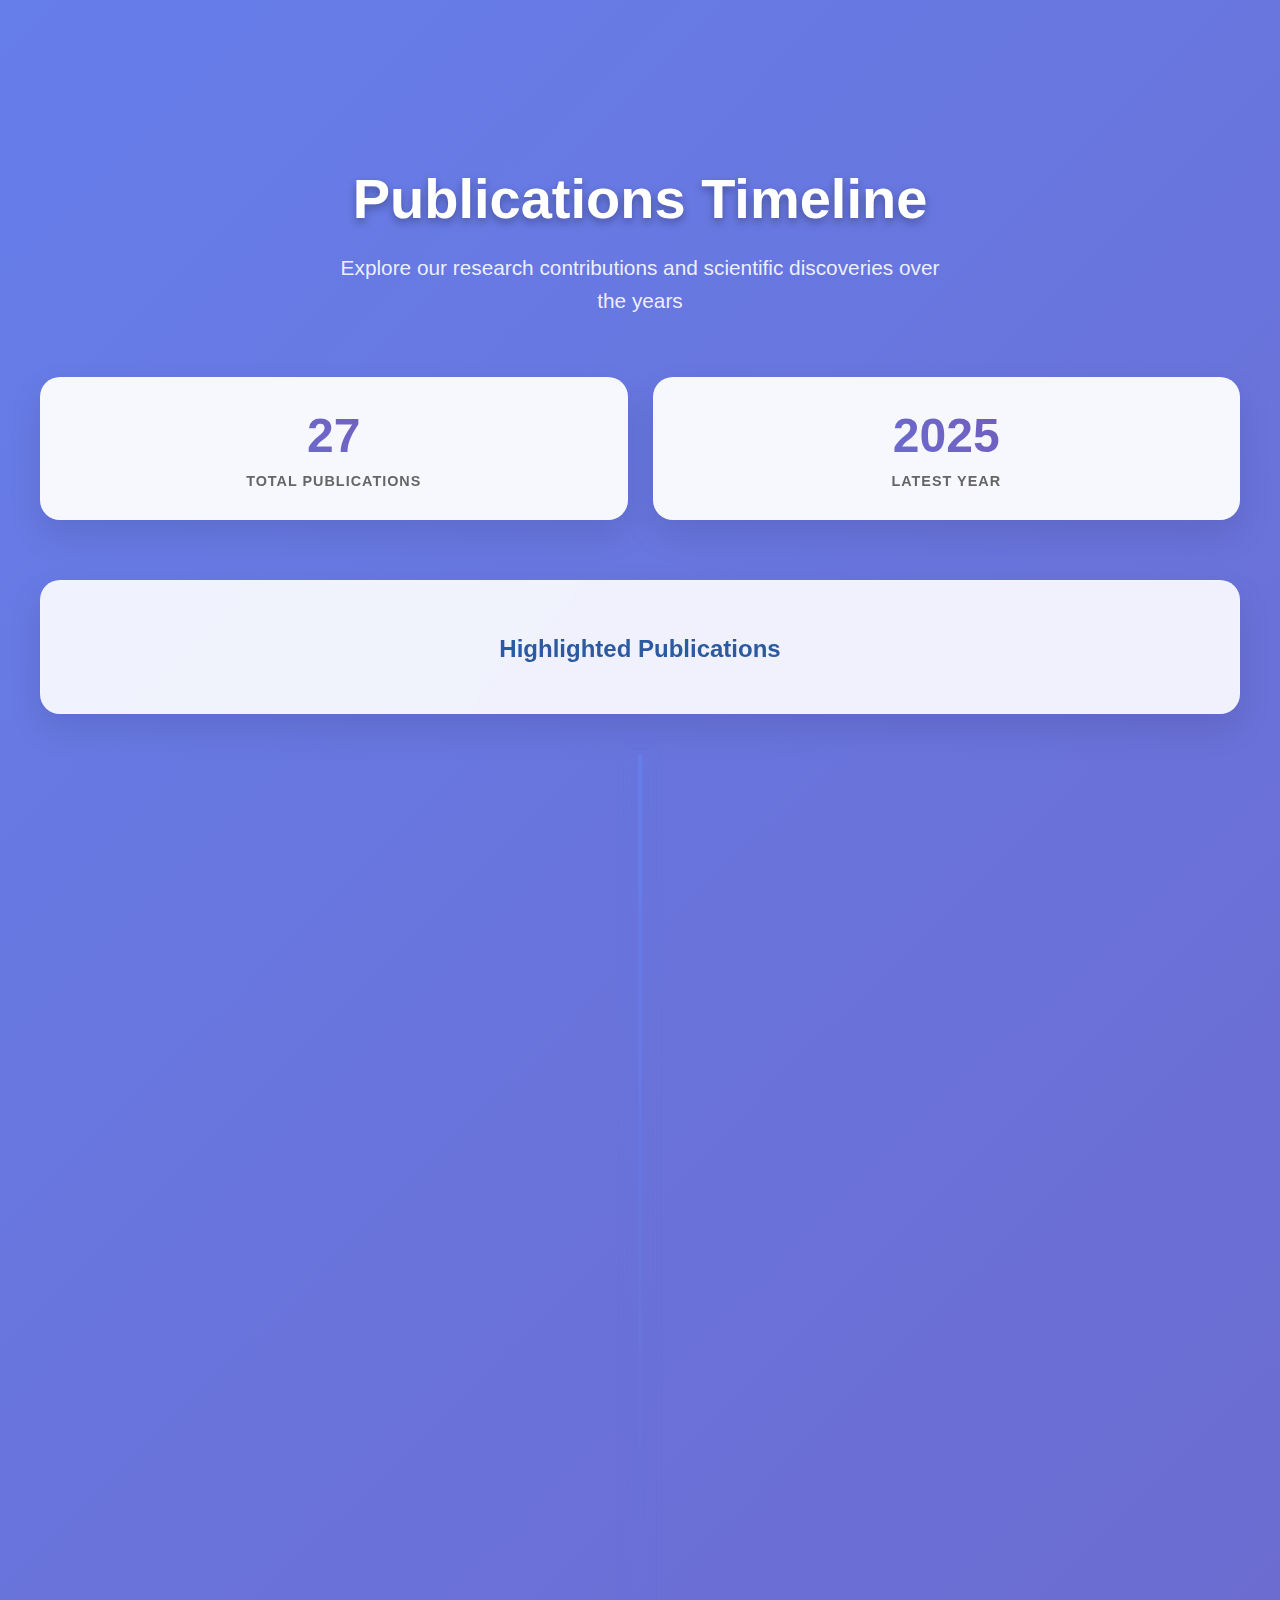
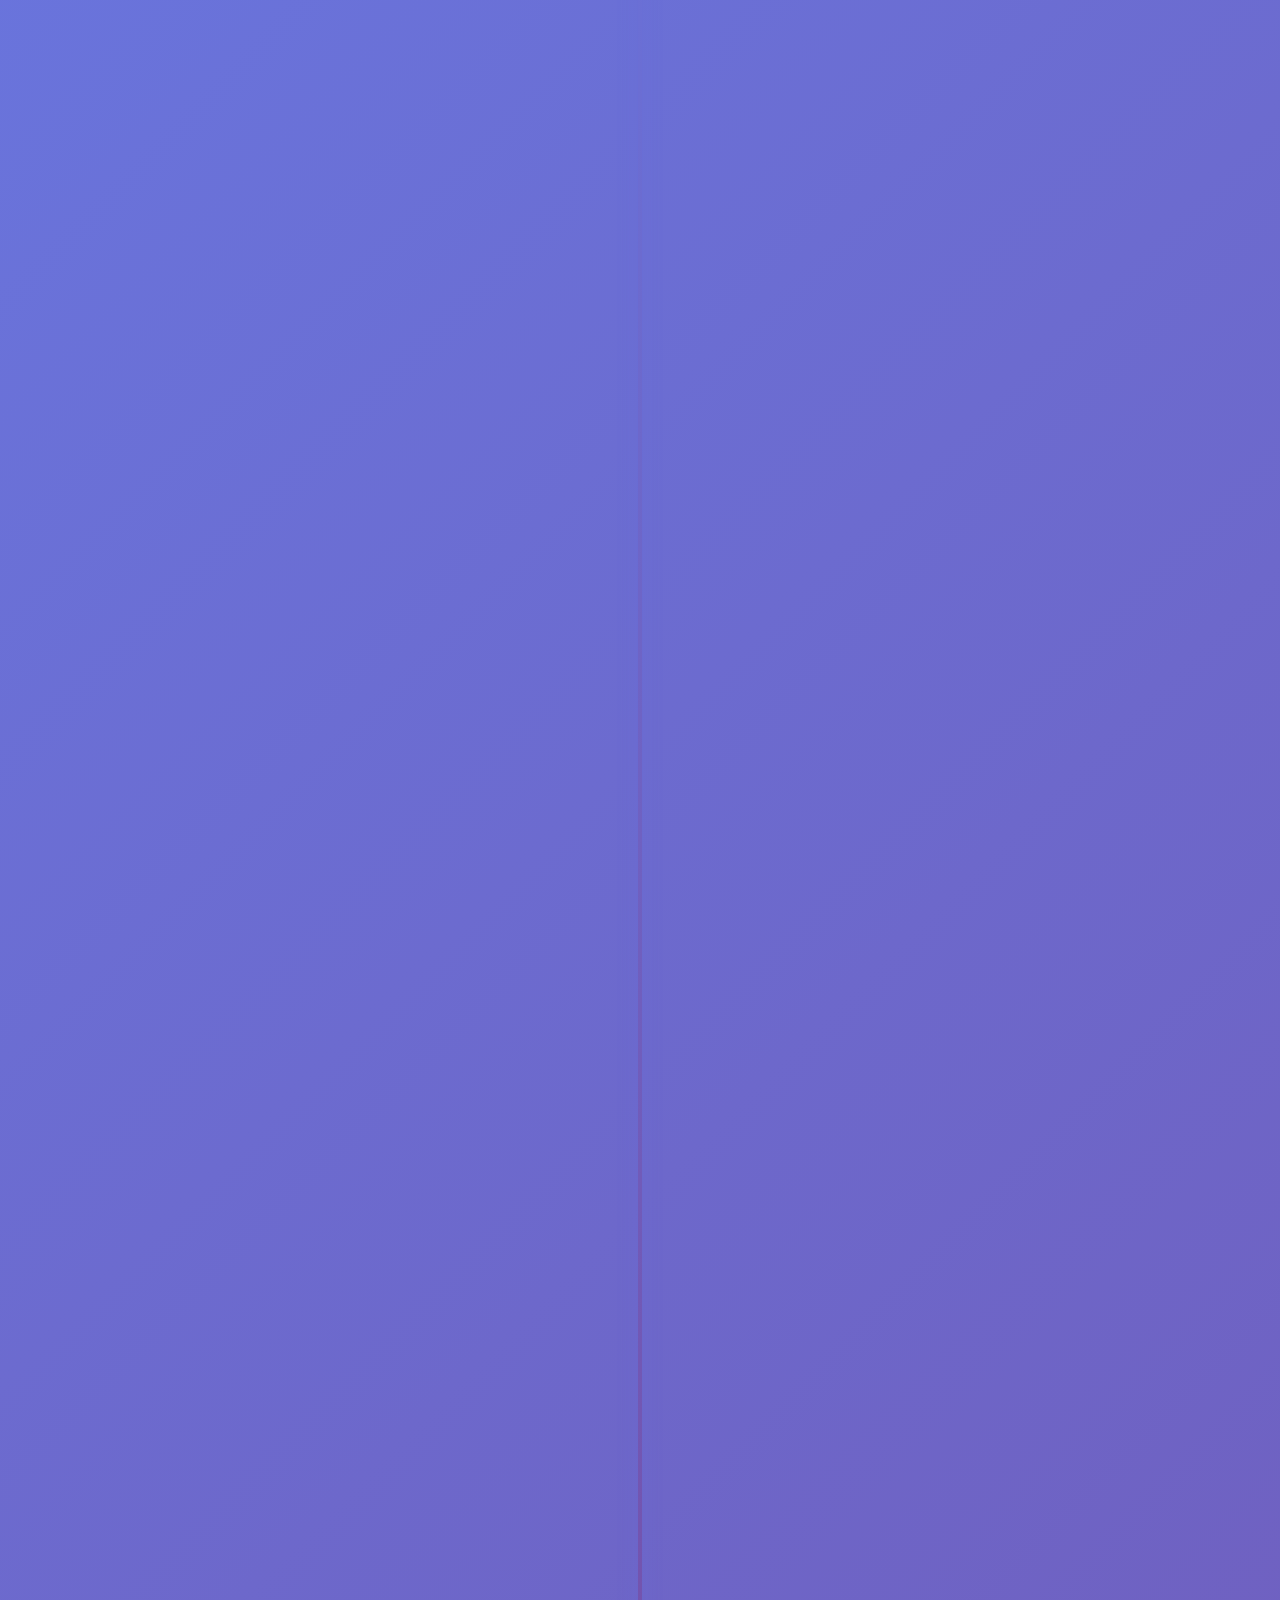
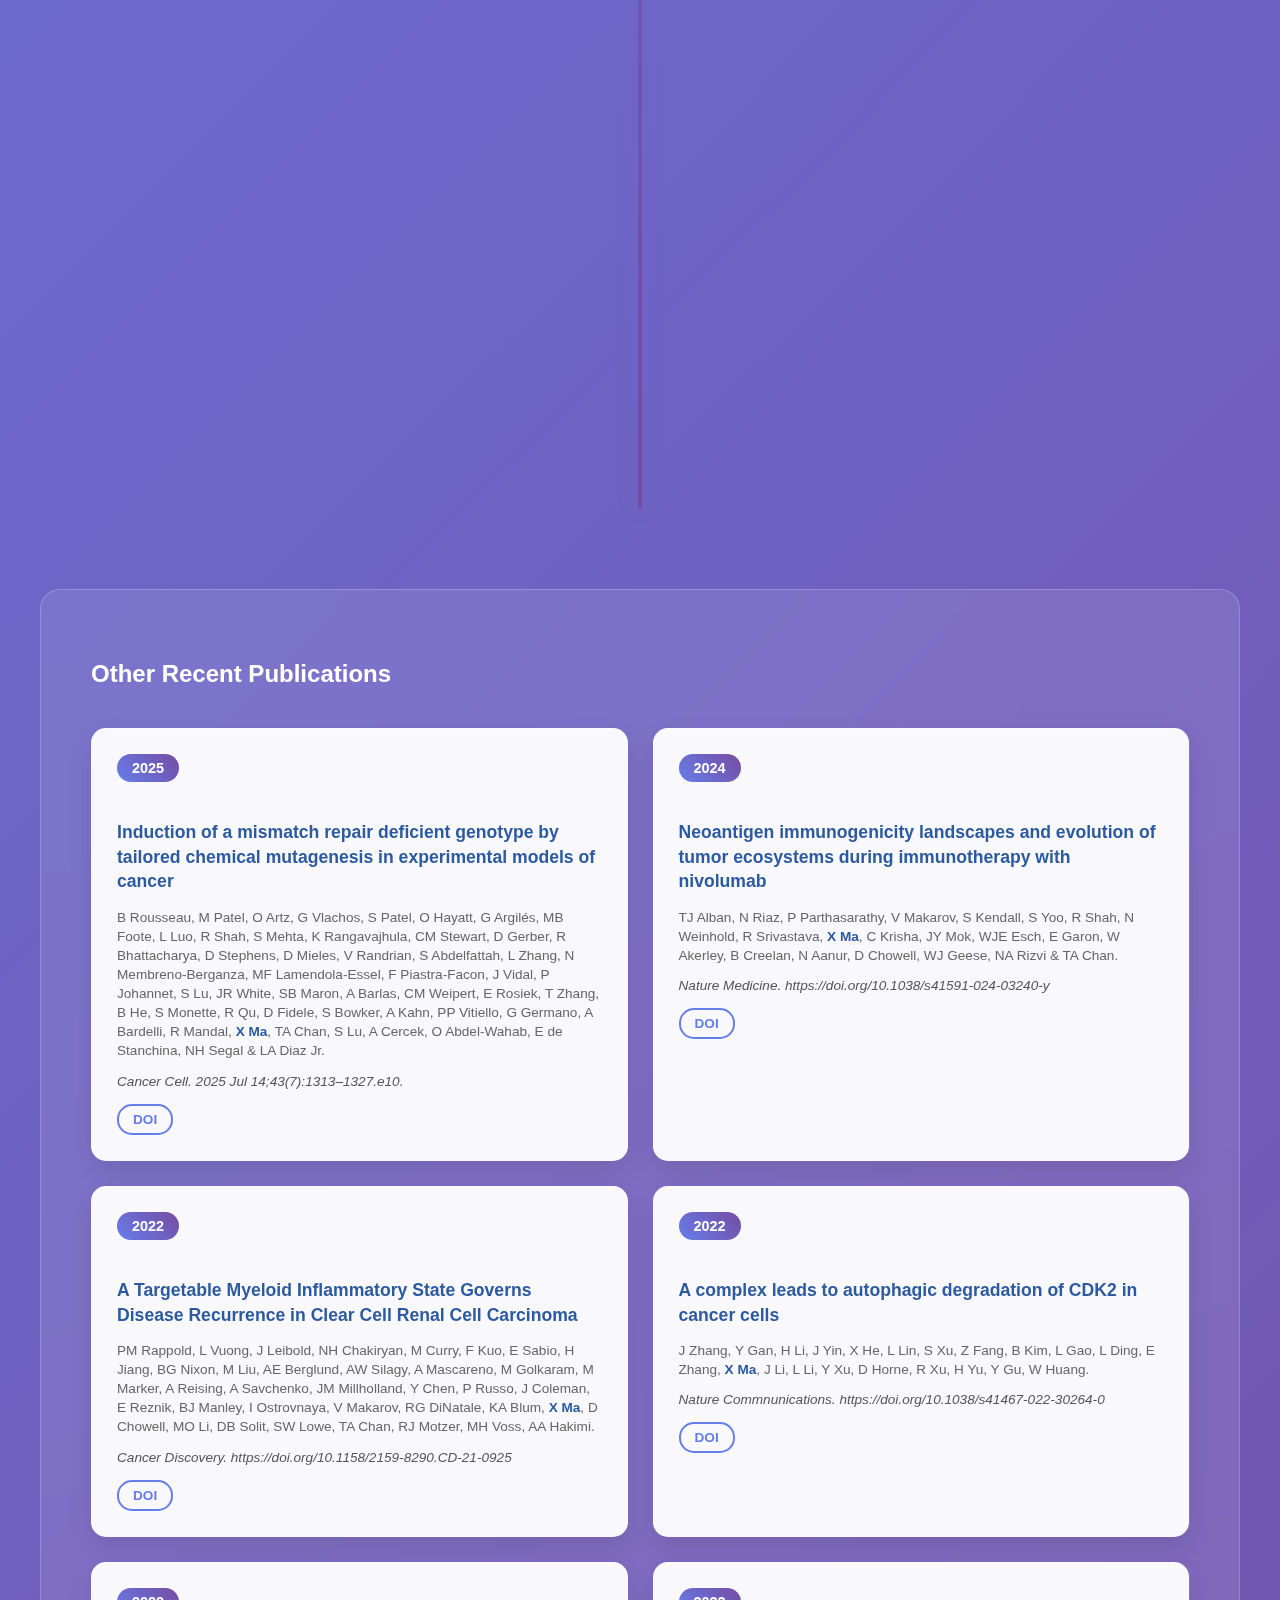
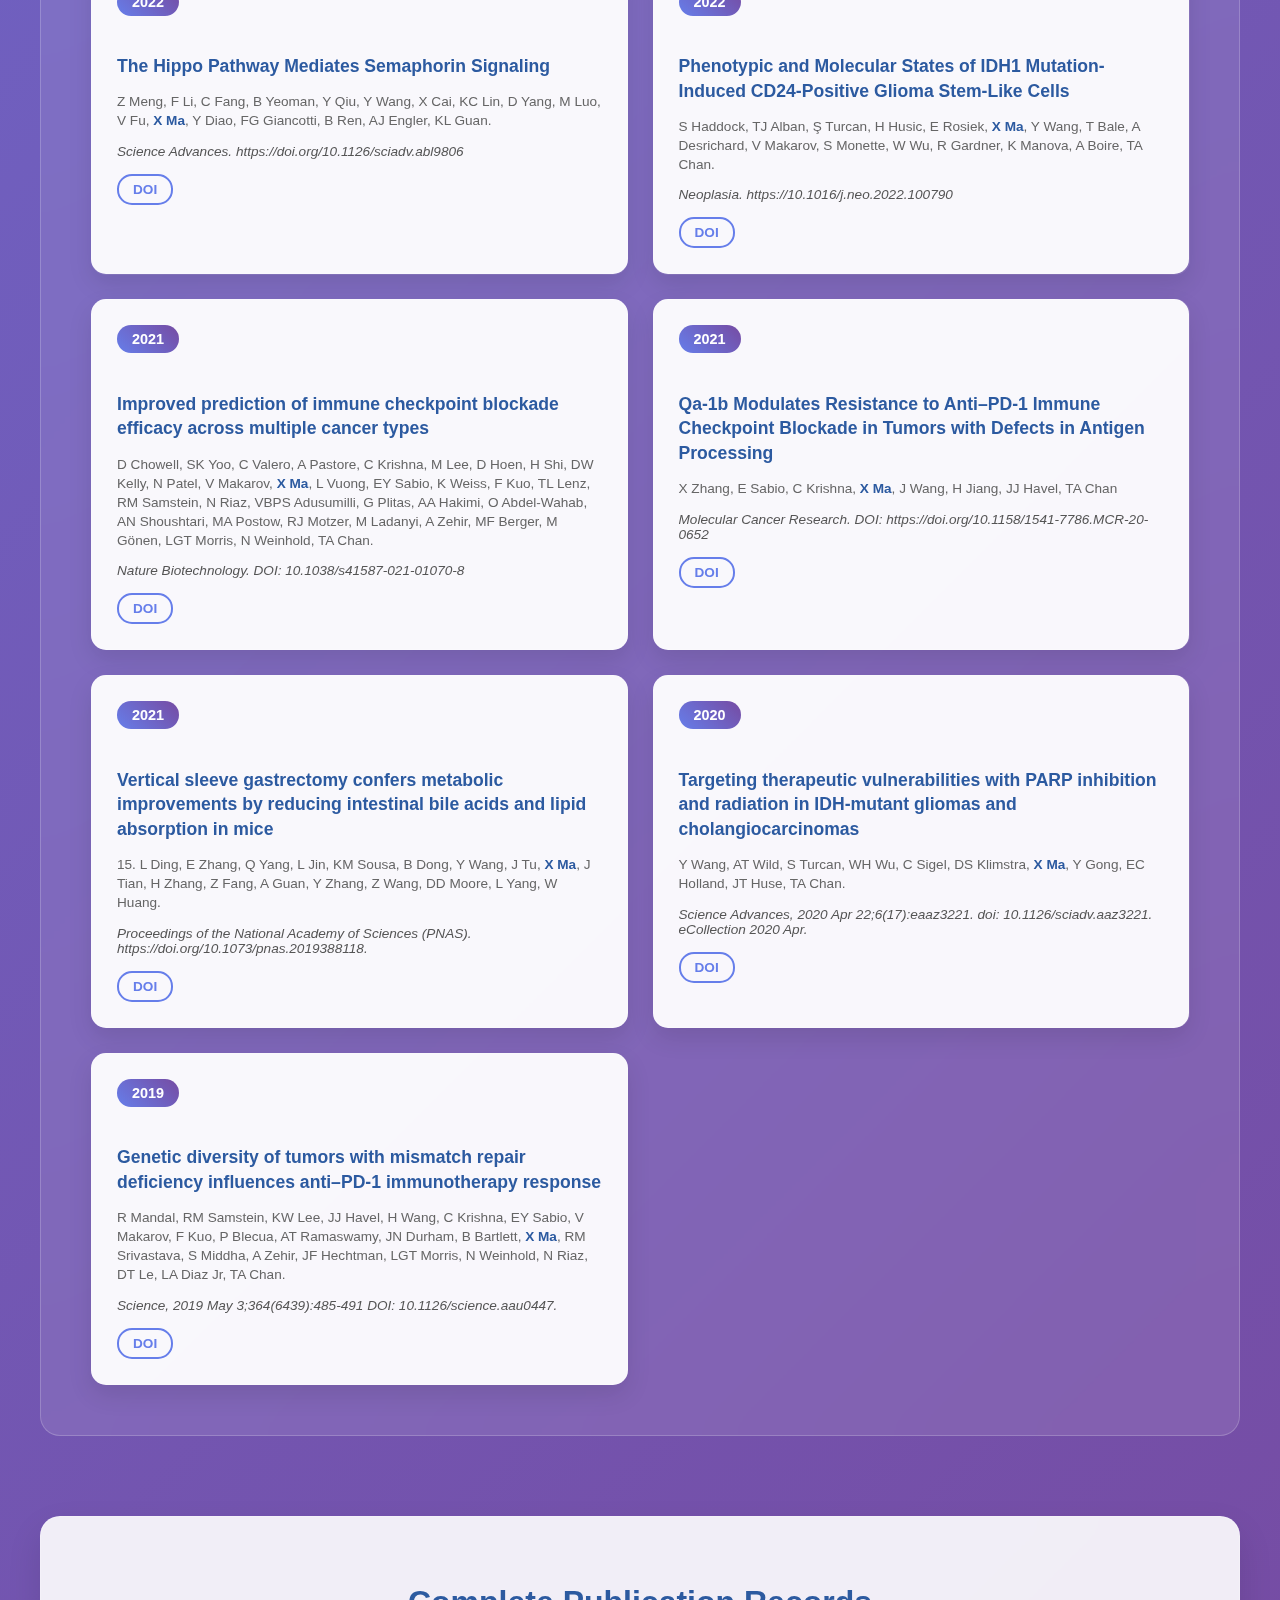
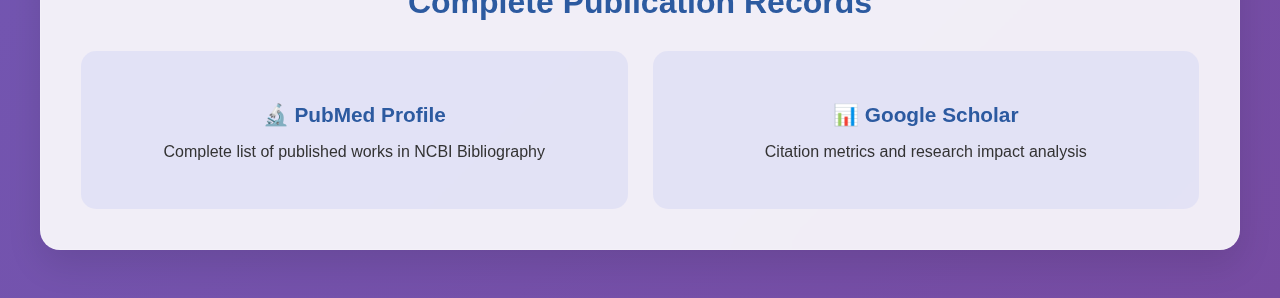
<file: pubicationwork.html>
<!DOCTYPE html>
<html lang="en">
<head>
    <meta charset="UTF-8">
    <meta name="viewport" content="width=device-width, initial-scale=1.0">
    <title>Ma Lab - Publications Timeline</title>
    <style>
<!DOCTYPE html>
<html lang="en">
<head>
    <meta charset="UTF-8">
    <meta name="viewport" content="width=device-width, initial-scale=1.0">
    <title>Ma Lab - Publications Timeline</title>
    <style>
        * {
            margin: 0;
            padding: 0;
            box-sizing: border-box;
        }

        body {
            font-family: 'Segoe UI', Tahoma, Geneva, Verdana, sans-serif;
            background: linear-gradient(135deg, #667eea 0%, #764ba2 100%);
            min-height: 100vh;
            padding-top: 80px;
            color: #333;
        }

        /* Navigation */
        .navbar {
            background: rgba(255, 255, 255, 0.95);
            backdrop-filter: blur(20px);
            box-shadow: 0 8px 32px rgba(0,0,0,0.1);
            position: fixed;
            top: 0;
            width: 100%;
            z-index: 1000;
            transition: all 0.3s ease;
        }

        .nav-container {
            max-width: 1200px;
            margin: 0 auto;
            padding: 0 20px;
            display: flex;
            justify-content: space-between;
            align-items: center;
            height: 80px;
        }

        .nav-logo h2 a {
            color: #2c5aa0;
            font-weight: 700;
            text-decoration: none;
            font-size: 1.8rem;
            background: linear-gradient(45deg, #2c5aa0, #667eea);
            -webkit-background-clip: text;
            background-clip: text;
            -webkit-text-fill-color: transparent;
        }

        .nav-menu {
            display: flex;
            list-style: none;
            gap: 40px;
        }

        .nav-menu a {
            text-decoration: none;
            color: #333;
            font-weight: 600;
            transition: all 0.3s ease;
            position: relative;
            padding: 10px 0;
        }

        .nav-menu a::before {
            content: '';
            position: absolute;
            bottom: 0;
            left: 50%;
            width: 0;
            height: 3px;
            background: linear-gradient(45deg, #2c5aa0, #667eea);
            transition: all 0.3s ease;
            transform: translateX(-50%);
            border-radius: 2px;
        }

        .nav-menu a:hover::before,
        .nav-menu a.active::before {
            width: 100%;
        }

        .nav-menu a:hover,
        .nav-menu a.active {
            color: #2c5aa0;
        }

        .container {
            max-width: 1200px;
            margin: 0 auto;
            padding: 40px 20px;
        }

        .header {
            text-align: center;
            margin-bottom: 60px;
        }

        .main-title {
            font-size: 3.5rem;
            color: white;
            margin-bottom: 20px;
            font-weight: 800;
            text-shadow: 0 4px 8px rgba(0,0,0,0.3);
        }

        .subtitle {
            font-size: 1.3rem;
            color: rgba(255,255,255,0.9);
            max-width: 600px;
            margin: 0 auto 40px;
            line-height: 1.6;
        }


        /* Statistics Cards */
        .stats-row {
            display: grid;
            grid-template-columns: repeat(auto-fit, minmax(200px, 1fr));
            gap: 25px;
            margin-bottom: 60px;
        }

        .stat-card {
            background: rgba(255, 255, 255, 0.95);
            backdrop-filter: blur(20px);
            padding: 30px;
            border-radius: 20px;
            text-align: center;
            box-shadow: 0 15px 35px rgba(0,0,0,0.1);
            border: 1px solid rgba(255,255,255,0.2);
            transition: all 0.3s ease;
        }

        .stat-card:hover {
            transform: translateY(-10px);
            box-shadow: 0 25px 50px rgba(0,0,0,0.2);
        }

        .stat-number {
            font-size: 3rem;
            font-weight: 800;
            background: linear-gradient(45deg, #667eea, #764ba2);
            -webkit-background-clip: text;
            background-clip: text;
            -webkit-text-fill-color: transparent;
            margin-bottom: 10px;
        }

        .stat-label {
            color: #666;
            font-weight: 600;
            text-transform: uppercase;
            letter-spacing: 1px;
            font-size: 0.9rem;
        }

        /* Filter Controls */
        .filter-section {
            background: rgba(255, 255, 255, 0.9);
            backdrop-filter: blur(20px);
            padding: 30px;
            border-radius: 20px;
            margin-bottom: 40px;
            box-shadow: 0 15px 35px rgba(0,0,0,0.1);
            border: 1px solid rgba(255,255,255,0.2);
        }

        .filter-title {
            font-size: 1.5rem;
            color: #2c5aa0;
            margin-bottom: 20px;
            text-align: center;
            font-weight: 700;
        }

        .filters {
            display: flex;
            gap: 15px;
            justify-content: center;
            flex-wrap: wrap;
            margin-bottom: 20px;
        }

        .filter-btn {
            background: rgba(102,126,234,0.1);
            border: 2px solid #667eea;
            padding: 12px 25px;
            border-radius: 25px;
            cursor: pointer;
            transition: all 0.3s ease;
            font-weight: 600;
            color: #667eea;
        }

        .filter-btn.active,
        .filter-btn:hover {
            background: linear-gradient(45deg, #667eea, #764ba2);
            color: white;
            transform: scale(1.05);
            box-shadow: 0 8px 20px rgba(102,126,234,0.3);
        }

        /* Timeline */
        .timeline-container {
            position: relative;
            max-width: 1000px;
            margin: 0 auto;
        }

        .timeline {
            position: relative;
            padding: 40px 0;
        }

        .timeline::before {
            content: '';
            position: absolute;
            left: 50%;
            top: 0;
            bottom: 0;
            width: 4px;
            background: linear-gradient(to bottom, #667eea, #764ba2);
            transform: translateX(-50%);
            border-radius: 2px;
            box-shadow: 0 0 20px rgba(102,126,234,0.3);
        }

        .timeline-item {
            position: relative;
            margin-bottom: 60px;
            opacity: 0;
            transform: translateY(50px);
            transition: all 0.6s ease;
        }

        .timeline-item.animate {
            opacity: 1;
            transform: translateY(0);
        }

        .timeline-item:nth-child(odd) .timeline-content {
            margin-left: 0;
            margin-right: 50%;
            padding-right: 40px;
        }

        .timeline-item:nth-child(even) .timeline-content {
            margin-left: 50%;
            margin-right: 0;
            padding-left: 40px;
        }

        .timeline-marker {
            position: absolute;
            left: 50%;
            top: 20px;
            width: 20px;
            height: 20px;
            background: linear-gradient(45deg, #667eea, #764ba2);
            border: 4px solid white;
            border-radius: 50%;
            transform: translateX(-50%);
            box-shadow: 0 0 20px rgba(102,126,234,0.5);
            z-index: 10;
            transition: all 0.3s ease;
        }

        .timeline-item:hover .timeline-marker {
            transform: translateX(-50%) scale(1.3);
            box-shadow: 0 0 30px rgba(102,126,234,0.8);
        }

        .timeline-content {
            background: rgba(255, 255, 255, 0.95);
            backdrop-filter: blur(20px);
            padding: 30px;
            border-radius: 20px;
            box-shadow: 0 15px 35px rgba(0,0,0,0.1);
            border: 1px solid rgba(255,255,255,0.2);
            transition: all 0.4s ease;
            position: relative;
            overflow: hidden;
        }

        .timeline-content::before {
            content: '';
            position: absolute;
            top: 0;
            left: -100%;
            width: 100%;
            height: 100%;
            background: linear-gradient(90deg, transparent, rgba(102,126,234,0.1), transparent);
            transition: left 0.8s;
        }

        .timeline-item:hover .timeline-content::before {
            left: 100%;
        }

        .timeline-item:hover .timeline-content {
            transform: translateY(-10px);
            box-shadow: 0 25px 50px rgba(0,0,0,0.2);
        }

        .year-badge {
            display: inline-block;
            background: linear-gradient(45deg, #667eea, #764ba2);
            color: white;
            padding: 8px 20px;
            border-radius: 20px;
            font-weight: 700;
            font-size: 1.1rem;
            margin-bottom: 20px;
            box-shadow: 0 5px 15px rgba(102,126,234,0.3);
        }

        .publication-title {
            font-size: 1.3rem;
            color: #2c5aa0;
            margin-bottom: 15px;
            font-weight: 700;
            line-height: 1.4;
        }

        .authors {
            color: #666;
            margin-bottom: 10px;
            line-height: 1.5;
            font-size: 0.95rem;
        }

        .authors strong {
            color: #2c5aa0;
            font-weight: 700;
        }

        .journal {
            color: #555;
            font-style: italic;
            margin-bottom: 20px;
            font-size: 0.9rem;
        }

        .badges {
            display: flex;
            gap: 10px;
            margin-bottom: 15px;
            flex-wrap: wrap;
        }

        .badge {
            padding: 6px 14px;
            border-radius: 15px;
            font-size: 0.8rem;
            font-weight: 600;
            text-transform: uppercase;
            letter-spacing: 0.5px;
        }

        .badge.editorial { background: linear-gradient(45deg, #6f42c1, #8e44ad); color: white; }
        .badge.corresponding { background: linear-gradient(45deg, #17a2b8, #20c997); color: white; }
        .badge.nature { background: linear-gradient(45deg, #dc3545, #e74c3c); color: white; }
        .badge.high-impact { background: linear-gradient(45deg, #fd7e14, #ff6b35); color: white; }
        .badge.review { background: linear-gradient(45deg, #28a745, #20c997); color: white; }

        .publication-links {
            display: flex;
            gap: 15px;
            flex-wrap: wrap;
        }

        .pub-link {
            color: #667eea;
            text-decoration: none;
            font-weight: 600;
            padding: 8px 16px;
            border: 2px solid #667eea;
            border-radius: 20px;
            transition: all 0.3s ease;
            position: relative;
            overflow: hidden;
        }

        .pub-link::before {
            content: '';
            position: absolute;
            top: 0;
            left: -100%;
            width: 100%;
            height: 100%;
            background: linear-gradient(45deg, #667eea, #764ba2);
            transition: left 0.3s;
            z-index: -1;
        }

        .pub-link:hover {
            color: white;
            transform: translateY(-2px);
            box-shadow: 0 8px 20px rgba(102,126,234,0.3);
        }

        .pub-link:hover::before {
            left: 0;
        }

        /* Impact Score */
        .impact-indicator {
            position: absolute;
            top: 20px;
            right: 20px;
            width: 60px;
            height: 60px;
            background: linear-gradient(45deg, #667eea, #764ba2);
            border-radius: 50%;
            display: flex;
            flex-direction: column;
            align-items: center;
            justify-content: center;
            color: white;
            font-weight: 700;
            box-shadow: 0 8px 20px rgba(102,126,234,0.3);
        }

        .impact-score {
            font-size: 1.2rem;
            line-height: 1;
        }

        .impact-label {
            font-size: 0.6rem;
            text-transform: uppercase;
        }

        /* External Links Section */
        .external-section {
            margin-top: 60px;
            background: rgba(255, 255, 255, 0.9);
            backdrop-filter: blur(20px);
            padding: 40px;
            border-radius: 20px;
            box-shadow: 0 15px 35px rgba(0,0,0,0.1);
            border: 1px solid rgba(255,255,255,0.2);
            text-align: center;
        }

        .external-title {
            font-size: 2rem;
            color: #2c5aa0;
            margin-bottom: 30px;
            font-weight: 700;
        }

        .external-links {
            display: grid;
            grid-template-columns: repeat(auto-fit, minmax(250px, 1fr));
            gap: 25px;
        }

        .external-link {
            background: rgba(102,126,234,0.1);
            padding: 30px;
            border-radius: 15px;
            text-decoration: none;
            color: inherit;
            transition: all 0.3s ease;
            border: 2px solid transparent;
        }

        .external-link:hover {
            background: linear-gradient(45deg, #667eea, #764ba2);
            color: white;
            transform: translateY(-5px);
            box-shadow: 0 15px 30px rgba(102,126,234,0.3);
        }

        .external-link h3 {
            color: #2c5aa0;
            margin-bottom: 15px;
            font-size: 1.3rem;
        }

        .external-link:hover h3 {
            color: white;
        }

        /* Other Publications Section */
        .other-publications-section {
            margin: 80px 0;
            background: rgba(255, 255, 255, 0.1);
            backdrop-filter: blur(20px);
            border-radius: 20px;
            padding: 50px;
            border: 1px solid rgba(255,255,255,0.2);
        }

        .other-publications-grid {
            display: grid;
            grid-template-columns: repeat(auto-fit, minmax(400px, 1fr));
            gap: 25px;
            margin-top: 30px;
        }

        .other-pub-card {
            background: rgba(255, 255, 255, 0.95);
            backdrop-filter: blur(20px);
            padding: 25px;
            border-radius: 15px;
            box-shadow: 0 10px 25px rgba(0,0,0,0.1);
            border: 1px solid rgba(255,255,255,0.2);
            transition: all 0.3s ease;
            position: relative;
            overflow: hidden;
        }

        .other-pub-card::before {
            content: '';
            position: absolute;
            top: 0;
            left: -100%;
            width: 100%;
            height: 100%;
            background: linear-gradient(90deg, transparent, rgba(102,126,234,0.1), transparent);
            transition: left 0.8s;
        }

        .other-pub-card:hover::before {
            left: 100%;
        }

        .other-pub-card:hover {
            transform: translateY(-8px);
            box-shadow: 0 20px 40px rgba(0,0,0,0.15);
        }

        .pub-year {
            display: inline-block;
            background: linear-gradient(45deg, #667eea, #764ba2);
            color: white;
            padding: 6px 15px;
            border-radius: 15px;
            font-weight: 700;
            font-size: 0.9rem;
            margin-bottom: 15px;
        }

        .other-pub-card h4 {
            color: #2c5aa0;
            margin-bottom: 12px;
            font-size: 1.1rem;
            font-weight: 700;
            line-height: 1.4;
        }

        .pub-authors {
            color: #666;
            font-size: 0.85rem;
            line-height: 1.4;
            margin-bottom: 8px;
        }

        .pub-authors strong {
            color: #2c5aa0;
            font-weight: 700;
        }

        .pub-journal {
            color: #555;
            font-style: italic;
            margin-bottom: 15px;
            font-size: 0.85rem;
        }

        .pub-badges {
            display: flex;
            gap: 8px;
            margin-bottom: 12px;
            flex-wrap: wrap;
        }

        .pub-links {
            display: flex;
            gap: 12px;
        }

        .pub-links a {
            color: #667eea;
            text-decoration: none;
            font-weight: 600;
            padding: 6px 14px;
            border: 2px solid #667eea;
            border-radius: 15px;
            transition: all 0.3s ease;
            font-size: 0.85rem;
            position: relative;
            overflow: hidden;
        }

        .pub-links a::before {
            content: '';
            position: absolute;
            top: 0;
            left: -100%;
            width: 100%;
            height: 100%;
            background: linear-gradient(45deg, #667eea, #764ba2);
            transition: left 0.3s;
            z-index: -1;
        }

        .pub-links a:hover {
            color: white;
            transform: translateY(-2px);
            box-shadow: 0 5px 15px rgba(102,126,234,0.3);
        }

        .pub-links a:hover::before {
            left: 0;
        }
        @media (max-width: 768px) {
            .timeline::before {
                left: 20px;
            }

            .timeline-item:nth-child(odd) .timeline-content,
            .timeline-item:nth-child(even) .timeline-content {
                margin-left: 50px;
                margin-right: 0;
                padding-left: 20px;
                padding-right: 20px;
            }

            .timeline-marker {
                left: 20px;
            }

            .main-title {
                font-size: 2.5rem;
            }

            .filters {
                flex-direction: column;
                align-items: center;
            }

            .filter-btn {
                width: 200px;
                text-align: center;
            }

            .impact-indicator {
                position: relative;
                top: auto;
                right: auto;
                margin: 20px auto 0;
            }
        }

        @media (max-width: 480px) {
            .timeline-content {
                padding: 20px;
            }

            .main-title {
                font-size: 2rem;
            }

            .stats-row {
                grid-template-columns: 1fr;
            }
        }
    </style>
</head>
<body>
    <div class="container">
        <div class="header">
            <h1 class="main-title">Publications Timeline</h1>
            <p class="subtitle">
                Explore our research contributions and scientific discoveries over the years
            </p>
        </div>

        <!-- Statistics -->
        <div class="stats-row">
            <div class="stat-card">
                <div class="stat-number">27</div>
                <div class="stat-label">Total Publications</div>
            </div>
            <div class="stat-card">
                <div class="stat-number">2025</div>
                <div class="stat-label">Latest Year</div>
            </div>
        </div>

        <!-- Highlighted Publications Section -->
        <div class="filter-section">
            <h3 class="filter-title">Highlighted Publications</h3>
        </div>

        <!-- Timeline -->
        <div class="timeline-container">
            <div class="timeline" id="timeline">
                
                <!-- 2025 Publications -->
                <div class="timeline-item" data-year="2025" data-type="senior editorial">
                    <div class="timeline-marker"></div>
                    <div class="timeline-content">
                        <div class="impact-indicator">
                            <div class="impact-score">9.2</div>
                            <div class="impact-label">Impact</div>
                        </div>
                        <span class="year-badge">2025</span>
                        <h3 class="publication-title">EGFR-mutated non-small cell lung cancer</h3>
                        <p class="authors"><strong>X Ma</strong>, <strong>X Li</strong></p>
                        <p class="journal">BMJ. 2025 Jun 5;389:r1154. doi: 10.1136/bmj.r1154.</p>
                        <div class="badges">
                            <span class="badge editorial">Editorial</span>
                            <span class="badge corresponding">Corresponding</span>
                        </div>
                        <div class="publication-links">
                            <a href="https://pubmed.ncbi.nlm.nih.gov/40473415/" class="pub-link" target="_blank">PubMed</a>
                            <a href="https://doi.org/10.1136/bmj.r1154" class="pub-link" target="_blank">DOI</a>
                        </div>
                    </div>
                </div>

                <!-- 2022 Publications -->
                <div class="timeline-item" data-year="2022" data-type="senior review">
                    <div class="timeline-marker"></div>
                    <div class="timeline-content">
                        <div class="impact-indicator">
                            <div class="impact-score">15.3</div>
                            <div class="impact-label">Impact</div>
                        </div>
                        <span class="year-badge">2022</span>
                        <h3 class="publication-title">Solving the puzzle of what makes immunotherapies work</h3>
                        <p class="authors"><strong>X Ma</strong>, TA Chan.</p>
                        <p class="journal">Trends in Cancer. 2022 Nov;8(11):890-900. doi: 10.1016/j.trecan.2022.06.011.</p>
                        <div class="badges">
                            <span class="badge review">Review</span>
                        </div>
                        <div class="publication-links">
                            <a href="https://doi.org/10.1016/j.trecan.2022.06.011" class="pub-link" target="_blank">DOI</a>
                        </div>
                    </div>
                </div>

                <div class="timeline-item" data-year="2022" data-type="senior">
                    <div class="timeline-marker"></div>
                    <div class="timeline-content">
                        <div class="impact-indicator">
                            <div class="impact-score">41.3</div>
                            <div class="impact-label">Impact</div>
                        </div>
                        <span class="year-badge">2022</span>
                        <h3 class="publication-title">Functional Landscapes of POLE and POLD1 Mutations in Checkpoint Blockade-Dependent Anti-Tumor Immunity</h3>
                        <p class="authors"><strong>X Ma</strong>, N Riaz, RM Samstein, M Lee, V Makarov, C Valero, D Chowell, F Kuo, D Hoen, CWR Fitzgerald, H Jiang, J Alektiar, TJ Alban, I Juric, PB Parthasarathy, Y Zhao, EY Sabio, R Verma, RM Srivastava, L Vuong, W Yang, X Zhang, J Wang, LK Chu, SL Wang, DW Kelly, X Pei, J Chen, R Yaeger, D Zamarin, A Zehir, M Gönen, LGT Morris and TA Chan.</p>
                        <p class="journal">Nature Genetics. 2022 Jul;54(7):996-1012. doi: 10.1038/s41588-022-01108-w.</p>
                        <div class="publication-links">
                            <a href="https://doi.org/10.1038/s41588-022-01108-w" class="pub-link" target="_blank">DOI</a>
                        </div>
                    </div>
                </div>

                <!-- 2020 Publications -->
                <div class="timeline-item" data-year="2020" data-type="first nature">
                    <div class="timeline-marker"></div>
                    <div class="timeline-content">
                        <div class="impact-indicator">
                            <div class="impact-score">23.8</div>
                            <div class="impact-label">Impact</div>
                        </div>
                        <span class="year-badge">2020</span>
                        <h3 class="publication-title">Mutations in BRCA1 and BRCA2 differentially affect the tumor microenvironment and response to checkpoint blockade immunotherapy</h3>
                        <p class="authors">RM Samstein*, C Krishna*, <strong>X Ma*</strong>, X Pei, KW Lee, V Makarov, F Kuo, J Chung, RM Srivastava, TA Purohit, DR Hoen, R Mandal, J Setton, W Wu, R Shah, B Qeriqi, Q Chang, S Kendall, L Braunstein, B Weigelt, PBC Albornoz, LGT Morris, DL Mandelker, JS Reis-Filho, E Stanchina, SN Powell, TA Chan, N Riaz. (* co-first author)</p>
                        <p class="journal">Nature Cancer. 16 Nov 2020, 1(12):1188-1203. DOI: 10.1038/s43018-020-00139-8.</p>
                        <div class="publication-links">
                            <a href="https://doi.org/10.1038/s43018-020-00139-8" class="pub-link" target="_blank">DOI</a>
                        </div>
                    </div>
                </div>

                <!-- 2017 Publications -->
                <div class="timeline-item" data-year="2017" data-type="first">
                    <div class="timeline-marker"></div>
                    <div class="timeline-content">
                        <div class="impact-indicator">
                            <div class="impact-score">7.8</div>
                            <div class="impact-label">Impact</div>
                        </div>
                        <span class="year-badge">2017</span>
                        <h3 class="publication-title">CAMK2γ Promotes Colitis-Associated Colorectal Carcinogenesis via Enhancing STAT3 Activation</h3>
                        <p class="authors"><strong>X Ma*</strong>, Z Meng*, L Jin, Z Xiao, X Wang, WM Tsark, L Ding, Y Gu, J Zhang, BW Kim, M He, X Gan, JE Shively, H Yu, R Xu, W Huang. (* co-first author)</p>
                        <p class="journal">Oncogene. 2017 Jul 13;36(28):4060-4071.</p>
                        <div class="badges">
                        </div>
                        <div class="publication-links">
                            <a href="https://doi.org/10.1038/onc.2017.37" class="pub-link" target="_blank">DOI</a>
                        </div>
                    </div>
                </div>

                <div class="timeline-item" data-year="2017" data-type="first">
                    <div class="timeline-marker"></div>
                    <div class="timeline-content">
                        <div class="impact-indicator">
                            <div class="impact-score">7.8</div>
                            <div class="impact-label">Impact</div>
                        </div>
                        <span class="year-badge">2017</span>
                        <h3 class="publication-title">CAMK2γ Antagonizes mTORC1 Activation during Hepatocarcinogenesis</h3>
                        <p class="authors">Z Meng*, <strong>X Ma*</strong>, J Du, X Wang, M He, Y Gu, J Zhang, W Han, Z Fang, X Gan, CV Ness, X Fu, D Schones, R Xu, W Huang. (* co-first author)</p>
                        <p class="journal">Oncogene. 2017 Apr 27;36(17):2446-2456.</p>
                        <div class="badges">
                        </div>
                        <div class="publication-links">
                            <a href="https://doi.org/10.1038/onc.2016.414" class="pub-link" target="_blank">DOI</a>
                        </div>
                    </div>
                </div>

            </div>
        </div>

        <!-- Other Publications Section -->
        <div class="other-publications-section">
            <h2 class="section-title" style="color: white; margin-bottom: 40px;">Other Recent Publications</h2>
            
            <div class="other-publications-grid">
                <div class="other-pub-card">
                    <div class="pub-year">2025</div>
                    <h4>Induction of a mismatch repair deficient genotype by tailored chemical mutagenesis in experimental models of cancer</h4>
                    <p class="pub-authors">B Rousseau, M Patel, O Artz, G Vlachos, S Patel, O Hayatt, G Argilés, MB Foote, L Luo, R Shah, S Mehta, K Rangavajhula, CM Stewart, D Gerber, R Bhattacharya, D Stephens, D Mieles, V Randrian, S Abdelfattah, L Zhang, N Membreno-Berganza, MF Lamendola-Essel, F Piastra-Facon, J Vidal, P Johannet, S Lu, JR White, SB Maron, A Barlas, CM Weipert, E Rosiek, T Zhang, B He, S Monette, R Qu, D Fidele, S Bowker, A Kahn, PP Vitiello, G Germano, A Bardelli, R Mandal, <strong>X Ma</strong>, TA Chan, S Lu, A Cercek, O Abdel-Wahab, E de Stanchina, NH Segal & LA Diaz Jr.</p>
                    <p class="pub-journal">Cancer Cell. 2025 Jul 14;43(7):1313–1327.e10.</p>
                    <div class="pub-links">
                        <a href="https://doi.org/10.1016/j.ccell.2025.05.010" target="_blank">DOI</a>
                    </div>
                </div>

                <div class="other-pub-card">
                    <div class="pub-year">2024</div>
                    <h4>Neoantigen immunogenicity landscapes and evolution of tumor ecosystems during immunotherapy with nivolumab</h4>
                    <p class="pub-authors">TJ Alban, N Riaz, P Parthasarathy, V Makarov, S Kendall, S Yoo, R Shah, N Weinhold, R Srivastava, <strong>X Ma</strong>, C Krisha, JY Mok, WJE Esch, E Garon, W Akerley, B Creelan, N Aanur, D Chowell, WJ Geese, NA Rizvi & TA Chan.</p>
                    <p class="pub-journal">Nature Medicine. https://doi.org/10.1038/s41591-024-03240-y</p>
                    <div class="pub-links">
                        <a href="https://doi.org/10.1038/s41591-024-03240-y" target="_blank">DOI</a>
                    </div>
                </div>

                <div class="other-pub-card">
                    <div class="pub-year">2022</div>
                    <h4>A Targetable Myeloid Inflammatory State Governs Disease Recurrence in Clear Cell Renal Cell Carcinoma</h4>
                    <p class="pub-authors">PM Rappold, L Vuong, J Leibold, NH Chakiryan, M Curry, F Kuo, E Sabio, H Jiang, BG Nixon, M Liu, AE Berglund, AW Silagy, A Mascareno, M Golkaram, M Marker, A Reising, A Savchenko, JM Millholland, Y Chen, P Russo, J Coleman, E Reznik, BJ Manley, I Ostrovnaya, V Makarov, RG DiNatale, KA Blum, <strong>X Ma</strong>, D Chowell, MO Li, DB Solit, SW Lowe, TA Chan, RJ Motzer, MH Voss, AA Hakimi.</p>
                    <p class="pub-journal">Cancer Discovery. https://doi.org/10.1158/2159-8290.CD-21-0925</p>
                    <div class="pub-links">
                        <a href="https://doi.org/10.1158/2159-8290.CD-21-0925" target="_blank">DOI</a>
                    </div>
                </div>

                <div class="other-pub-card">
                    <div class="pub-year">2022</div>
                    <h4>A complex leads to autophagic degradation of CDK2 in cancer cells</h4>
                    <p class="pub-authors">J Zhang, Y Gan, H Li, J Yin, X He, L Lin, S Xu, Z Fang, B Kim, L Gao, L Ding, E Zhang, <strong>X Ma</strong>, J Li, L Li, Y Xu, D Horne, R Xu, H Yu, Y Gu, W Huang.</p>
                    <p class="pub-journal">Nature Commnunications. https://doi.org/10.1038/s41467-022-30264-0</p>
                    <div class="pub-links">
                        <a href="https://doi.org/10.1038/s41467-022-30264-0" target="_blank">DOI</a>
                    </div>
                </div>

                <div class="other-pub-card">
                    <div class="pub-year">2022</div>
                    <h4>The Hippo Pathway Mediates Semaphorin Signaling</h4>
                    <p class="pub-authors">Z Meng, F Li, C Fang, B Yeoman, Y Qiu, Y Wang, X Cai, KC Lin, D Yang, M Luo, V Fu, <strong>X Ma</strong>, Y Diao, FG Giancotti, B Ren, AJ Engler, KL Guan.</p>
                    <p class="pub-journal">Science Advances. https://doi.org/10.1126/sciadv.abl9806</p>
                    <div class="pub-links">
                        <a href="https://doi.org/10.1126/sciadv.abl9806" target="_blank">DOI</a>
                    </div>
                </div>

                <div class="other-pub-card">
                    <div class="pub-year">2022</div>
                    <h4>Phenotypic and Molecular States of IDH1 Mutation- Induced CD24-Positive Glioma Stem-Like Cells</h4>
                    <p class="pub-authors">S Haddock, TJ Alban, Ş Turcan, H Husic, E Rosiek, <strong>X Ma</strong>, Y Wang, T Bale, A Desrichard, V Makarov, S Monette, W Wu, R Gardner, K Manova, A Boire, TA Chan.</p>
                    <p class="pub-journal">Neoplasia. https://10.1016/j.neo.2022.100790</p>
                    <div class="pub-links">
                        <a href="https://doi.org/10.1016/j.neo.2022.100790" target="_blank">DOI</a>
                    </div>
                </div>


                <div class="other-pub-card">
                    <div class="pub-year">2021</div>
                    <h4>Improved prediction of immune checkpoint blockade efficacy across multiple cancer types</h4>
                    <p class="pub-authors">D Chowell, SK Yoo, C Valero, A Pastore, C Krishna, M Lee, D Hoen, H Shi, DW Kelly, N Patel, V Makarov, <strong>X Ma</strong>, L Vuong, EY Sabio, K Weiss, F Kuo, TL Lenz, RM Samstein, N Riaz, VBPS Adusumilli, G Plitas, AA Hakimi, O Abdel-Wahab, AN Shoushtari, MA Postow, RJ Motzer, M Ladanyi, A Zehir, MF Berger, M Gönen, LGT Morris, N Weinhold, TA Chan.</p>
                    <p class="pub-journal">Nature Biotechnology. DOI: 10.1038/s41587-021-01070-8</p>
                    <div class="pub-links">
                        <a href="https://doi.org/10.1038/s41587-021-01070-8" target="_blank">DOI</a>
                    </div>
                </div>

                <div class="other-pub-card">
                    <div class="pub-year">2021</div>
                    <h4>Qa-1b Modulates Resistance to Anti–PD-1 Immune Checkpoint Blockade in Tumors with Defects in Antigen Processing</h4>
                    <p class="pub-authors">X Zhang, E Sabio, C Krishna, <strong>X Ma</strong>, J Wang, H Jiang, JJ Havel, TA Chan</p>
                    <p class="pub-journal">Molecular Cancer Research. DOI: https://doi.org/10.1158/1541-7786.MCR-20-0652</p>
                    <div class="pub-links">
                        <a href="https://doi.org/10.1158/1541-7786.MCR-20-0652" target="_blank">DOI</a>
                    </div>
                </div>

                <div class="other-pub-card">
                    <div class="pub-year">2021</div>
                    <h4>Vertical sleeve gastrectomy confers metabolic improvements by reducing intestinal bile acids and lipid absorption in mice</h4>
                    <p class="pub-authors">15.	L Ding, E Zhang, Q Yang, L Jin, KM Sousa, B Dong, Y Wang, J Tu, <strong>X Ma</strong>, J Tian, H Zhang, Z Fang, A Guan, Y Zhang, Z Wang, DD Moore, L Yang, W Huang.</p>
                    <p class="pub-journal">Proceedings of the National Academy of Sciences (PNAS). https://doi.org/10.1073/pnas.2019388118.</p>
                    <div class="pub-links">
                        <a href="https://doi.org/10.1073/pnas.2019388118" target="_blank">DOI</a>
                    </div>
                </div>

                <div class="other-pub-card">
                    <div class="pub-year">2020</div>
                    <h4>Targeting therapeutic vulnerabilities with PARP inhibition and radiation in IDH-mutant gliomas and cholangiocarcinomas</h4>
                    <p class="pub-authors">Y Wang, AT Wild, S Turcan, WH Wu, C Sigel, DS Klimstra, <strong>X Ma</strong>, Y Gong, EC Holland, JT Huse, TA Chan.</p>
                    <p class="pub-journal">Science Advances, 2020 Apr 22;6(17):eaaz3221. doi: 10.1126/sciadv.aaz3221. eCollection 2020 Apr.</p>
                    <div class="pub-links">
                        <a href="https://10.1126/sciadv.aaz3221" target="_blank">DOI</a>
                    </div>
                </div>

                <div class="other-pub-card">
                    <div class="pub-year">2019</div>
                    <h4>Genetic diversity of tumors with mismatch repair deficiency influences anti–PD-1 immunotherapy response</h4>
                    <p class="pub-authors">R Mandal, RM Samstein, KW Lee, JJ Havel, H Wang, C Krishna, EY Sabio, V Makarov, F Kuo, P Blecua, AT Ramaswamy, JN Durham, B Bartlett, <strong>X Ma</strong>, RM Srivastava, S Middha, A Zehir, JF Hechtman, LGT Morris, N Weinhold, N Riaz, DT Le, LA Diaz Jr, TA Chan.</p>
                    <p class="pub-journal">Science, 2019 May 3;364(6439):485-491 DOI: 10.1126/science.aau0447.</p>
                    <div class="pub-links">
                        <a href="https://10.1126/science.aau0447" target="_blank">DOI</a>
                    </div>
                </div>
            </div>
        </div>

        <!-- External Links -->
        <div class="external-section">
            <h2 class="external-title">Complete Publication Records</h2>
            <div class="external-links">
                <a href="https://www.ncbi.nlm.nih.gov/myncbi/xiaoxiao.ma.1/bibliography/public/" target="_blank" class="external-link">
                    <h3>🔬 PubMed Profile</h3>
                    <p>Complete list of published works in NCBI Bibliography</p>
                </a>
                <a href="https://scholar.google.com/citations?user=1a_uN1EAAAAJ&hl=en" target="_blank" class="external-link">
                    <h3>📊 Google Scholar</h3>
                    <p>Citation metrics and research impact analysis</p>
                </a>
            </div>
        </div>
    </div>

    <script>
        // Animation on scroll
        const observerOptions = {
            threshold: 0.1,
            rootMargin: '0px 0px -50px 0px'
        };

        const observer = new IntersectionObserver(function(entries) {
            entries.forEach(entry => {
                if (entry.isIntersecting) {
                    entry.target.classList.add('animate');
                }
            });
        }, observerOptions);

        // Observe timeline items
        document.querySelectorAll('.timeline-item').forEach(item => {
            observer.observe(item);
        });

        // Search functionality (including other publications)
        searchInput.addEventListener('input', function() {
            const searchTerm = this.value.toLowerCase();
            
            // Search timeline items
            timelineItems.forEach(item => {
                const title = item.querySelector('.publication-title').textContent.toLowerCase();
                const authors = item.querySelector('.authors').textContent.toLowerCase();
                const journal = item.querySelector('.journal').textContent.toLowerCase();
                
                const isMatch = title.includes(searchTerm) || 
                               authors.includes(searchTerm) || 
                               journal.includes(searchTerm);
                
                if (isMatch || searchTerm === '') {
                    item.style.display = 'block';
                    setTimeout(() => {
                        item.style.opacity = '1';
                        item.style.transform = 'translateY(0)';
                    }, 100);
                } else {
                    item.style.opacity = '0';
                    item.style.transform = 'translateY(50px)';
                    setTimeout(() => {
                        item.style.display = 'none';
                    }, 300);
                }
            });

            // Search other publications
            const otherPubCards = document.querySelectorAll('.other-pub-card');
            otherPubCards.forEach(card => {
                const title = card.querySelector('h4').textContent.toLowerCase();
                const authors = card.querySelector('.pub-authors').textContent.toLowerCase();
                const journal = card.querySelector('.pub-journal').textContent.toLowerCase();
                
                const isMatch = title.includes(searchTerm) || 
                               authors.includes(searchTerm) || 
                               journal.includes(searchTerm);
                
                if (isMatch || searchTerm === '') {
                    card.style.display = 'block';
                    setTimeout(() => {
                        card.style.opacity = '1';
                        card.style.transform = 'translateY(0)';
                    }, 100);
                } else {
                    card.style.opacity = '0';
                    card.style.transform = 'translateY(30px)';
                    setTimeout(() => {
                        card.style.display = 'none';
                    }, 300);
                }
            });
        });

        // Animate statistics on load
        window.addEventListener('load', function() {
            const statNumbers = document.querySelectorAll('.stat-number');
            
            statNumbers.forEach(stat => {
                const finalNumber = parseInt(stat.textContent);
                let currentNumber = 0;
                const increment = finalNumber / 50;
                
                const timer = setInterval(() => {
                    currentNumber += increment;
                    if (currentNumber >= finalNumber) {
                        stat.textContent = finalNumber;
                        clearInterval(timer);
                    } else {
                        stat.textContent = Math.floor(currentNumber);
                    }
                }, 30);
            });
        });

        // Add click effects to publication cards
        document.querySelectorAll('.timeline-content').forEach(content => {
            content.addEventListener('click', function() {
                this.style.transform = 'translateY(-10px) scale(0.98)';
                setTimeout(() => {
                    this.style.transform = 'translateY(-10px)';
                }, 150);
            });
        });

        // Smooth scrolling for links
        document.querySelectorAll('a[href^="#"]').forEach(anchor => {
            anchor.addEventListener('click', function (e) {
                e.preventDefault();
                const target = document.querySelector(this.getAttribute('href'));
                if (target) {
                    target.scrollIntoView({
                        behavior: 'smooth',
                        block: 'start'
                    });
                }
            });
        });
    </script>
</body>
</html>
</file>
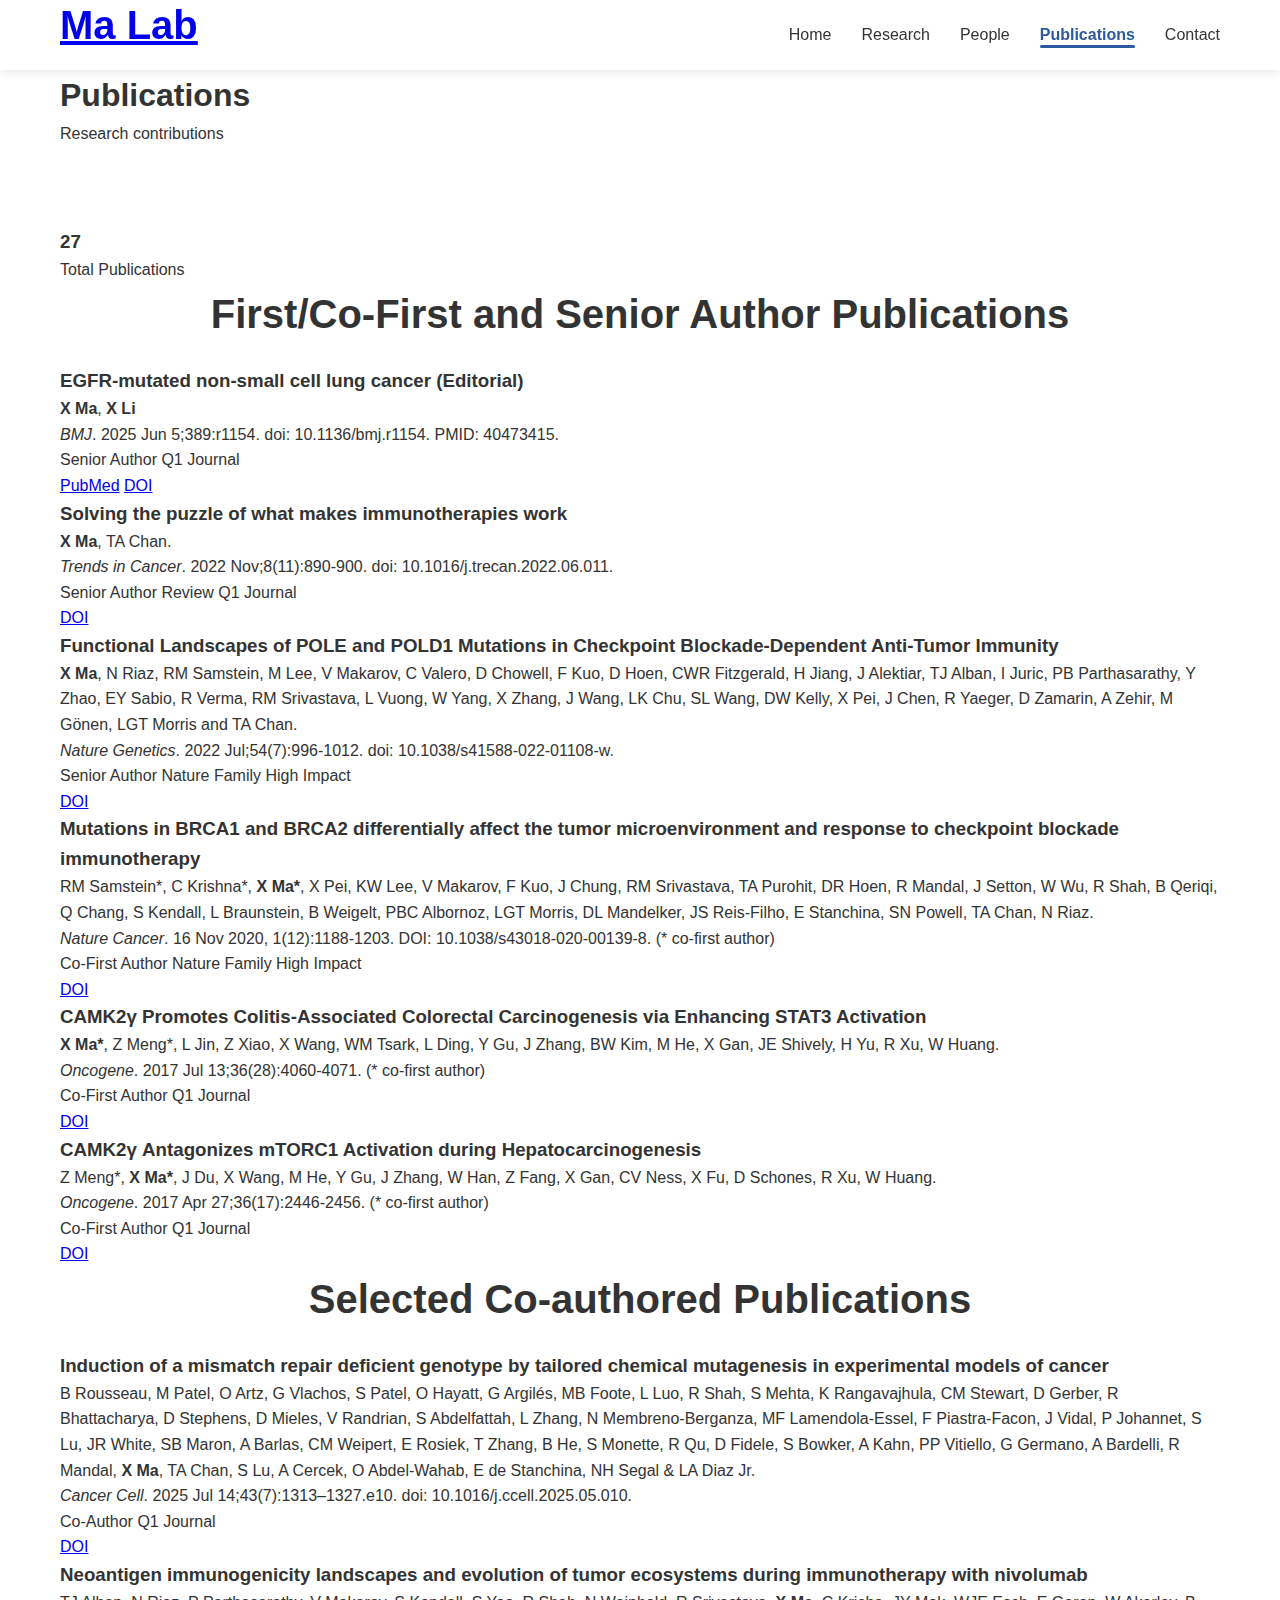
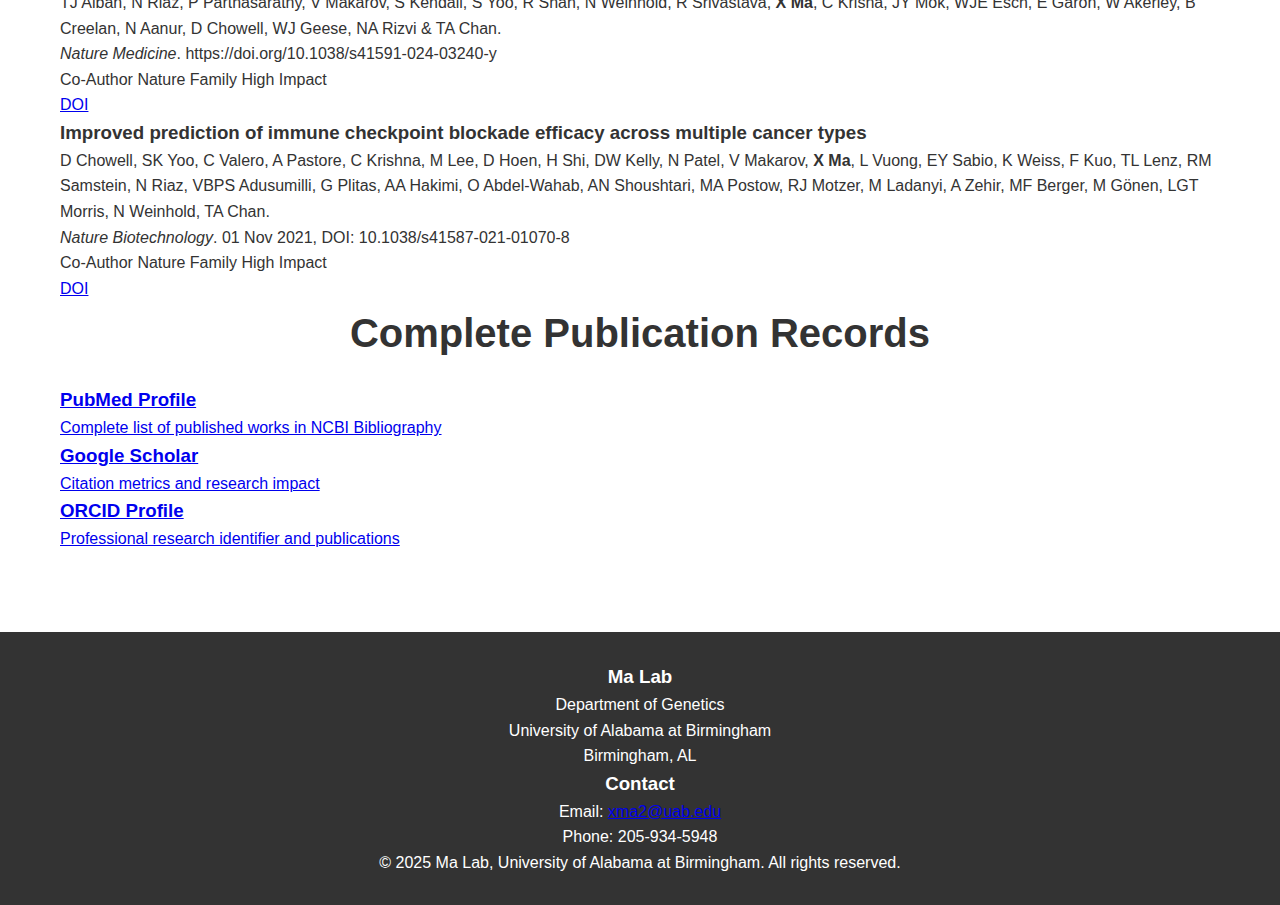
<file: publication old.html>
<!DOCTYPE html>
<html lang="en">
<head>
    <meta charset="UTF-8">
    <meta name="viewport" content="width=device-width, initial-scale=1.0">
    <title>Publications - Ma Lab | UAB</title>
    <meta name="description" content="Publications from Ma Lab research in cancer immunotherapy, DNA damage repair, and checkpoint blockade mechanisms.">
    <link rel="stylesheet" href="styles.css">
</head>
<body>
    <nav class="navbar">
        <div class="nav-container">
            <div class="nav-logo">
                <h2><a href="index.html">Ma Lab</a></h2>
            </div>
            <ul class="nav-menu">
                <li><a href="index.html">Home</a></li>
                <li><a href="research.html">Research</a></li>
                <li><a href="people.html">People</a></li>
                <li><a href="publications.html" class="active">Publications</a></li>
                <li><a href="contact.html">Contact</a></li>
            </ul>
        </div>
    </nav>

    <main>
        <section class="page-header">
            <div class="container">
                <h1>Publications</h1>
                <p class="page-subtitle">Research contributions</p>
            </div>
        </section>

        <section class="section">
            <div class="container">
                <div class="publications-stats">
                    <div class="stat-item">
                        <h3>27</h3>
                        <p>Total Publications</p>
                    </div>
                </div>

                <!-- First/Co-First and Senior Author Publications -->
                <div class="publications-section">
                    <h2>First/Co-First and Senior Author Publications</h2>
                    <div class="publications-list">
                        <div class="publication-item senior" data-year="2025">
                            <div class="publication-content">
                                <h3>EGFR-mutated non-small cell lung cancer (Editorial)</h3>
                                <p class="authors"><strong>X Ma</strong>, <strong>X Li</strong></p>
                                <p class="journal"><em>BMJ</em>. 2025 Jun 5;389:r1154. doi: 10.1136/bmj.r1154. PMID: 40473415.</p>
                                <div class="publication-badges">
                                    <span class="badge senior-author">Senior Author</span>
                                    <span class="badge journal-rank">Q1 Journal</span>
                                </div>
                                <div class="publication-links">
                                    <a href="https://pubmed.ncbi.nlm.nih.gov/40473415/" target="_blank">PubMed</a>
                                    <a href="https://doi.org/10.1136/bmj.r1154" target="_blank">DOI</a>
                                </div>
                        </div>

                        <div class="publication-item senior review" data-year="2022">
                            <div class="publication-content">
                                <h3>Solving the puzzle of what makes immunotherapies work</h3>
                                <p class="authors"><strong>X Ma</strong>, TA Chan.</p>
                                <p class="journal"><em>Trends in Cancer</em>. 2022 Nov;8(11):890-900. doi: 10.1016/j.trecan.2022.06.011.</p>
                                <div class="publication-badges">
                                    <span class="badge senior-author">Senior Author</span>
                                    <span class="badge review">Review</span>
                                    <span class="badge journal-rank">Q1 Journal</span>
                                </div>
                                <div class="publication-links">
                                    <a href="https://doi.org/10.1016/j.trecan.2022.06.011" target="_blank">DOI</a>
                                </div>
                        </div>

                        <div class="publication-item senior" data-year="2022">
                            <div class="publication-content">
                                <h3>Functional Landscapes of POLE and POLD1 Mutations in Checkpoint Blockade-Dependent Anti-Tumor Immunity</h3>
                                <p class="authors"><strong>X Ma</strong>, N Riaz, RM Samstein, M Lee, V Makarov, C Valero, D Chowell, F Kuo, D Hoen, CWR Fitzgerald, H Jiang, J Alektiar, TJ Alban, I Juric, PB Parthasarathy, Y Zhao, EY Sabio, R Verma, RM Srivastava, L Vuong, W Yang, X Zhang, J Wang, LK Chu, SL Wang, DW Kelly, X Pei, J Chen, R Yaeger, D Zamarin, A Zehir, M Gönen, LGT Morris and TA Chan.</p>
                                <p class="journal"><em>Nature Genetics</em>. 2022 Jul;54(7):996-1012. doi: 10.1038/s41588-022-01108-w.</p>
                                <div class="publication-badges">
                                    <span class="badge senior-author">Senior Author</span>
                                    <span class="badge nature">Nature Family</span>
                                    <span class="badge impact-high">High Impact</span>
                                </div>
                                <div class="publication-links">
                                    <a href="https://doi.org/10.1038/s41588-022-01108-w" target="_blank">DOI</a>
                                </div>
                        </div>

                        <div class="publication-item senior firs" data-year="2020">
                            <div class="publication-content">
                                <h3>Mutations in BRCA1 and BRCA2 differentially affect the tumor microenvironment and response to checkpoint blockade immunotherapy</h3>
                                <p class="authors">RM Samstein*, C Krishna*, <strong>X Ma*</strong>, X Pei, KW Lee, V Makarov, F Kuo, J Chung, RM Srivastava, TA Purohit, DR Hoen, R Mandal, J Setton, W Wu, R Shah, B Qeriqi, Q Chang, S Kendall, L Braunstein, B Weigelt, PBC Albornoz, LGT Morris, DL Mandelker, JS Reis-Filho, E Stanchina, SN Powell, TA Chan, N Riaz.</p>
                                <p class="journal"><em>Nature Cancer</em>. 16 Nov 2020, 1(12):1188-1203. DOI: 10.1038/s43018-020-00139-8. (* co-first author)</p>
                                <div class="publication-badges">
                                    <span class="badge co-first">Co-First Author</span>
                                    <span class="badge nature">Nature Family</span>
                                    <span class="badge impact-high">High Impact</span>
                                </div>
                                <div class="publication-links">
                                    <a href="https://doi.org/10.1038/s43018-020-00139-8" target="_blank">DOI</a>
                                </div>
                            </div>

                        <div class="publication-item senior first" data-year="2017">
                            <div class="publication-content">
                                <h3>CAMK2γ Promotes Colitis-Associated Colorectal Carcinogenesis via Enhancing STAT3 Activation</h3>
                                <p class="authors"><strong>X Ma*</strong>, Z Meng*, L Jin, Z Xiao, X Wang, WM Tsark, L Ding, Y Gu, J Zhang, BW Kim, M He, X Gan, JE Shively, H Yu, R Xu, W Huang.</p>
                                <p class="journal"><em>Oncogene</em>. 2017 Jul 13;36(28):4060-4071. (* co-first author)</p>
                                <div class="publication-badges">
                                    <span class="badge co-first">Co-First Author</span>
                                    <span class="badge journal-rank">Q1 Journal</span>
                                </div>
                                <div class="publication-links">
                                    <a href="https://doi.org/10.1038/onc.2017.37" target="_blank">DOI</a>
                                </div>
                        </div>

                        <div class="publication-item senior first" data-year="2017">
                            <div class="publication-content">
                                <h3>CAMK2γ Antagonizes mTORC1 Activation during Hepatocarcinogenesis</h3>
                                <p class="authors">Z Meng*, <strong>X Ma*</strong>, J Du, X Wang, M He, Y Gu, J Zhang, W Han, Z Fang, X Gan, CV Ness, X Fu, D Schones, R Xu, W Huang.</p>
                                <p class="journal"><em>Oncogene</em>. 2017 Apr 27;36(17):2446-2456. (* co-first author)</p>
                                <div class="publication-badges">
                                    <span class="badge co-first">Co-First Author</span>
                                    <span class="badge journal-rank">Q1 Journal</span>
                                </div>
                                <div class="publication-links">
                                    <a href="https://doi.org/10.1038/onc.2016.414" target="_blank">DOI</a>
                                </div>
                        </div>
                            
                    </div>
                </div>

                <!-- Selected Co-authored Publications -->
                <div class="publications-section">
                    <h2>Selected Co-authored Publications</h2>
                    <div class="publications-list">
                        <div class="publication-item" data-year="2025">
                            <div class="publication-content">
                                <h3>Induction of a mismatch repair deficient genotype by tailored chemical mutagenesis in experimental models of cancer</h3>
                                <p class="authors">B Rousseau, M Patel, O Artz, G Vlachos, S Patel, O Hayatt, G Argilés, MB Foote, L Luo, R Shah, S Mehta, K Rangavajhula, CM Stewart, D Gerber, R Bhattacharya, D Stephens, D Mieles, V Randrian, S Abdelfattah, L Zhang, N Membreno-Berganza, MF Lamendola-Essel, F Piastra-Facon, J Vidal, P Johannet, S Lu, JR White, SB Maron, A Barlas, CM Weipert, E Rosiek, T Zhang, B He, S Monette, R Qu, D Fidele, S Bowker, A Kahn, PP Vitiello, G Germano, A Bardelli, R Mandal, <strong>X Ma</strong>, TA Chan, S Lu, A Cercek, O Abdel-Wahab, E de Stanchina, NH Segal & LA Diaz Jr.</p>
                                <p class="journal"><em>Cancer Cell</em>. 2025 Jul 14;43(7):1313–1327.e10. doi: 10.1016/j.ccell.2025.05.010.</p>
                                <div class="publication-badges">
                                    <span class="badge co-author">Co-Author</span>
                                    <span class="badge journal-rank">Q1 Journal</span>
                                </div>
                                <div class="publication-links">
                                    <a href="https://doi.org/10.1016/j.ccell.2025.05.010" target="_blank">DOI</a>
                                </div>
                        </div>

                        <div class="publication-item" data-year="2024">
                            <div class="publication-content">
                                <h3>Neoantigen immunogenicity landscapes and evolution of tumor ecosystems during immunotherapy with nivolumab</h3>
                                <p class="authors">TJ Alban, N Riaz, P Parthasarathy, V Makarov, S Kendall, S Yoo, R Shah, N Weinhold, R Srivastava, <strong>X Ma</strong>, C Krisha, JY Mok, WJE Esch, E Garon, W Akerley, B Creelan, N Aanur, D Chowell, WJ Geese, NA Rizvi & TA Chan.</p>
                                <p class="journal"><em>Nature Medicine</em>. https://doi.org/10.1038/s41591-024-03240-y</p>
                                <div class="publication-badges">
                                    <span class="badge co-author">Co-Author</span>
                                    <span class="badge nature">Nature Family</span>
                                    <span class="badge impact-high">High Impact</span>
                                </div>
                                <div class="publication-links">
                                    <a href="https://doi.org/10.1038/s41591-024-03240-y" target="_blank">DOI</a>
                                </div>
                        </div>

                        <div class="publication-item" data-year="2021">
                            <div class="publication-content">
                                <h3>Improved prediction of immune checkpoint blockade efficacy across multiple cancer types</h3>
                                <p class="authors">D Chowell, SK Yoo, C Valero, A Pastore, C Krishna, M Lee, D Hoen, H Shi, DW Kelly, N Patel, V Makarov, <strong>X Ma</strong>, L Vuong, EY Sabio, K Weiss, F Kuo, TL Lenz, RM Samstein, N Riaz, VBPS Adusumilli, G Plitas, AA Hakimi, O Abdel-Wahab, AN Shoushtari, MA Postow, RJ Motzer, M Ladanyi, A Zehir, MF Berger, M Gönen, LGT Morris, N Weinhold, TA Chan.</p>
                                <p class="journal"><em>Nature Biotechnology</em>. 01 Nov 2021, DOI: 10.1038/s41587-021-01070-8</p>
                                <div class="publication-badges">
                                    <span class="badge co-author">Co-Author</span>
                                    <span class="badge nature">Nature Family</span>
                                    <span class="badge impact-high">High Impact</span>
                                </div>
                                <div class="publication-links">
                                    <a href="https://doi.org/10.1038/s41587-021-01070-8" target="_blank">DOI</a>
                                </div>
                        </div>
                    </div>
                </div>

                <!-- External Links -->
                <div class="external-links-section">
                    <h2>Complete Publication Records</h2>
                    <div class="external-links">
                        <a href="https://www.ncbi.nlm.nih.gov/myncbi/xiaoxiao.ma.1/bibliography/public/" target="_blank" class="external-link">
                            <h3>PubMed Profile</h3>
                            <p>Complete list of published works in NCBI Bibliography</p>
                        </a>
                        <a href="https://scholar.google.com" target="_blank" class="external-link">
                            <h3>Google Scholar</h3>
                            <p>Citation metrics and research impact</p>
                        </a>
                        <a href="https://orcid.org" target="_blank" class="external-link">
                            <h3>ORCID Profile</h3>
                            <p>Professional research identifier and publications</p>
                        </a>
                    </div>
                </div>
            </div>
        </section>
    </main>

    <footer>
        <div class="container">
            <div class="footer-content">
                <div class="footer-info">
                    <h3>Ma Lab</h3>
                    <p>Department of Genetics<br>
                    University of Alabama at Birmingham<br>
                    Birmingham, AL</p>
                </div>
                <div class="footer-contact">
                    <h3>Contact</h3>
                    <p>Email: <a href="mailto:xma2@uab.edu">xma2@uab.edu</a><br>
                    Phone: 205-934-5948</p>
                </div>
            </div>
            <div class="footer-bottom">
                <p>&copy; 2025 Ma Lab, University of Alabama at Birmingham. All rights reserved.</p>
            </div>
        </div>
    </footer>

    <script src="script.js"></script>
</body>
</html>
</file>
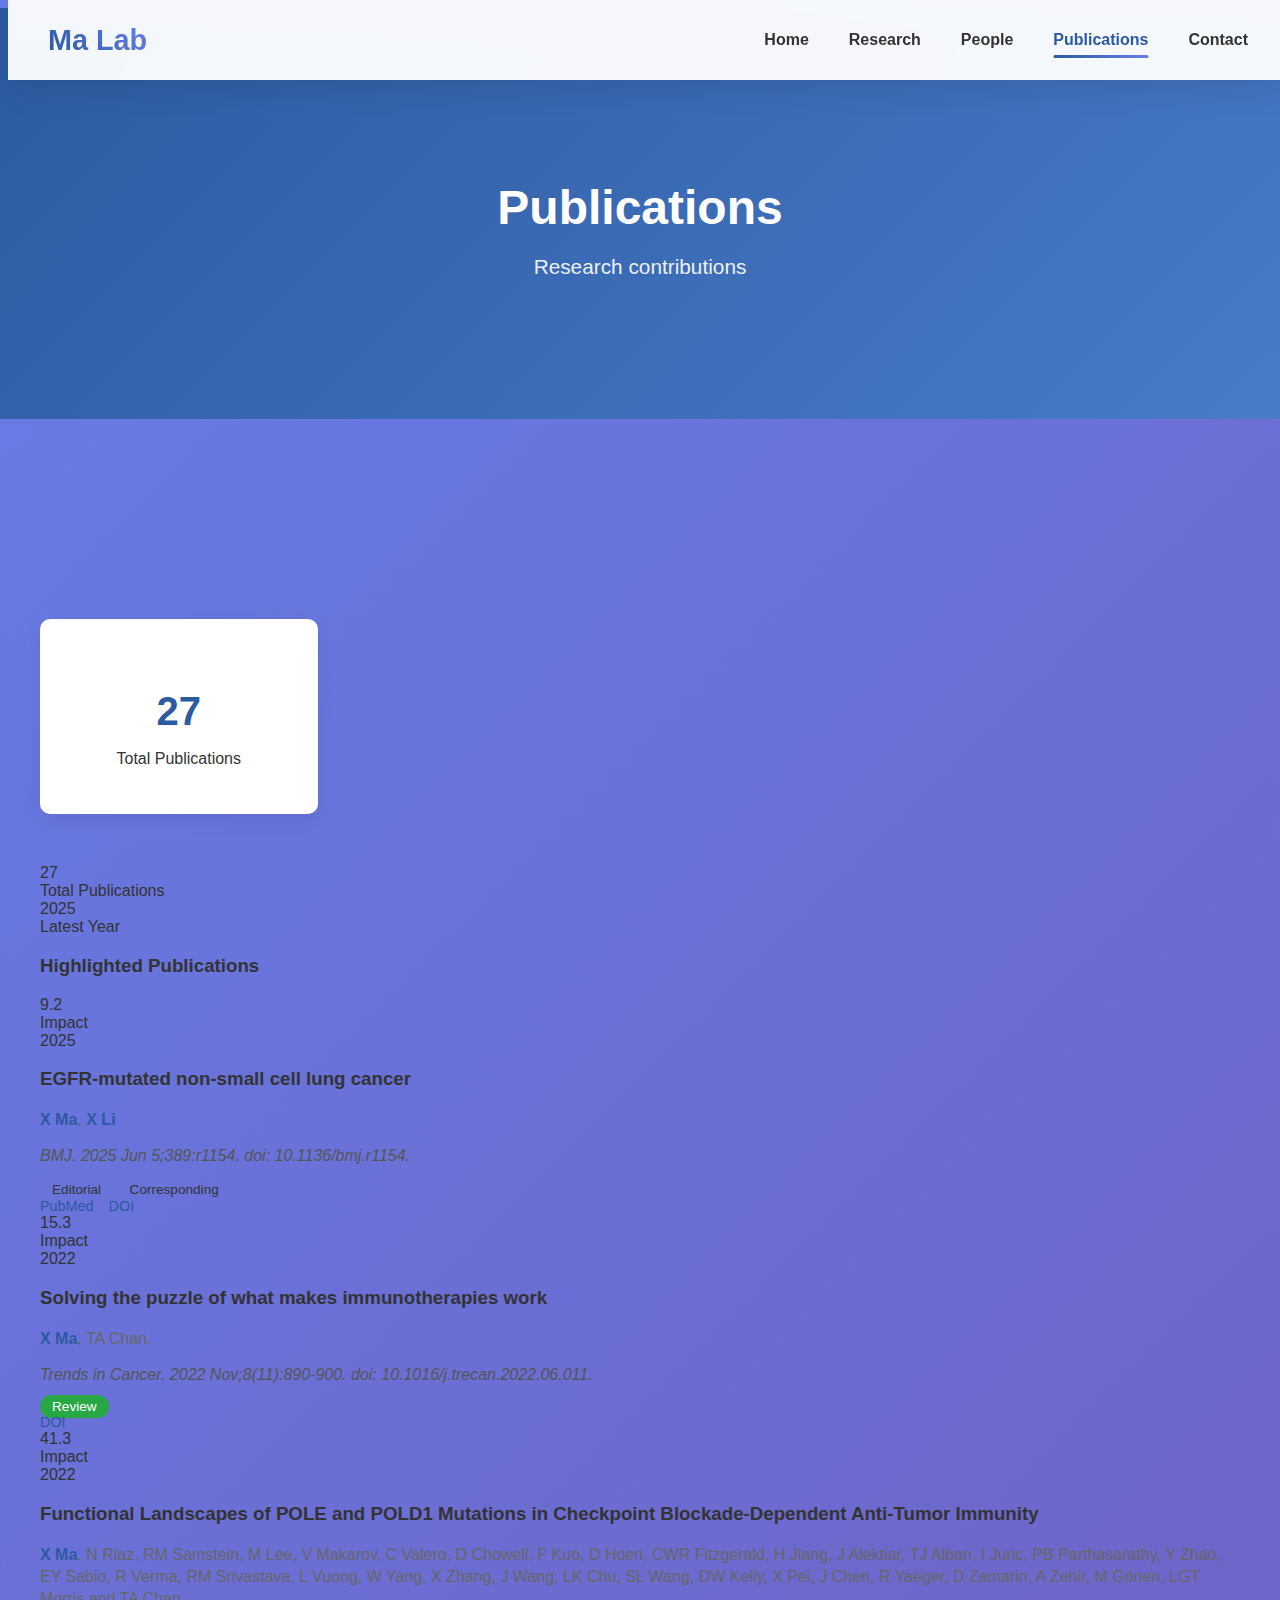
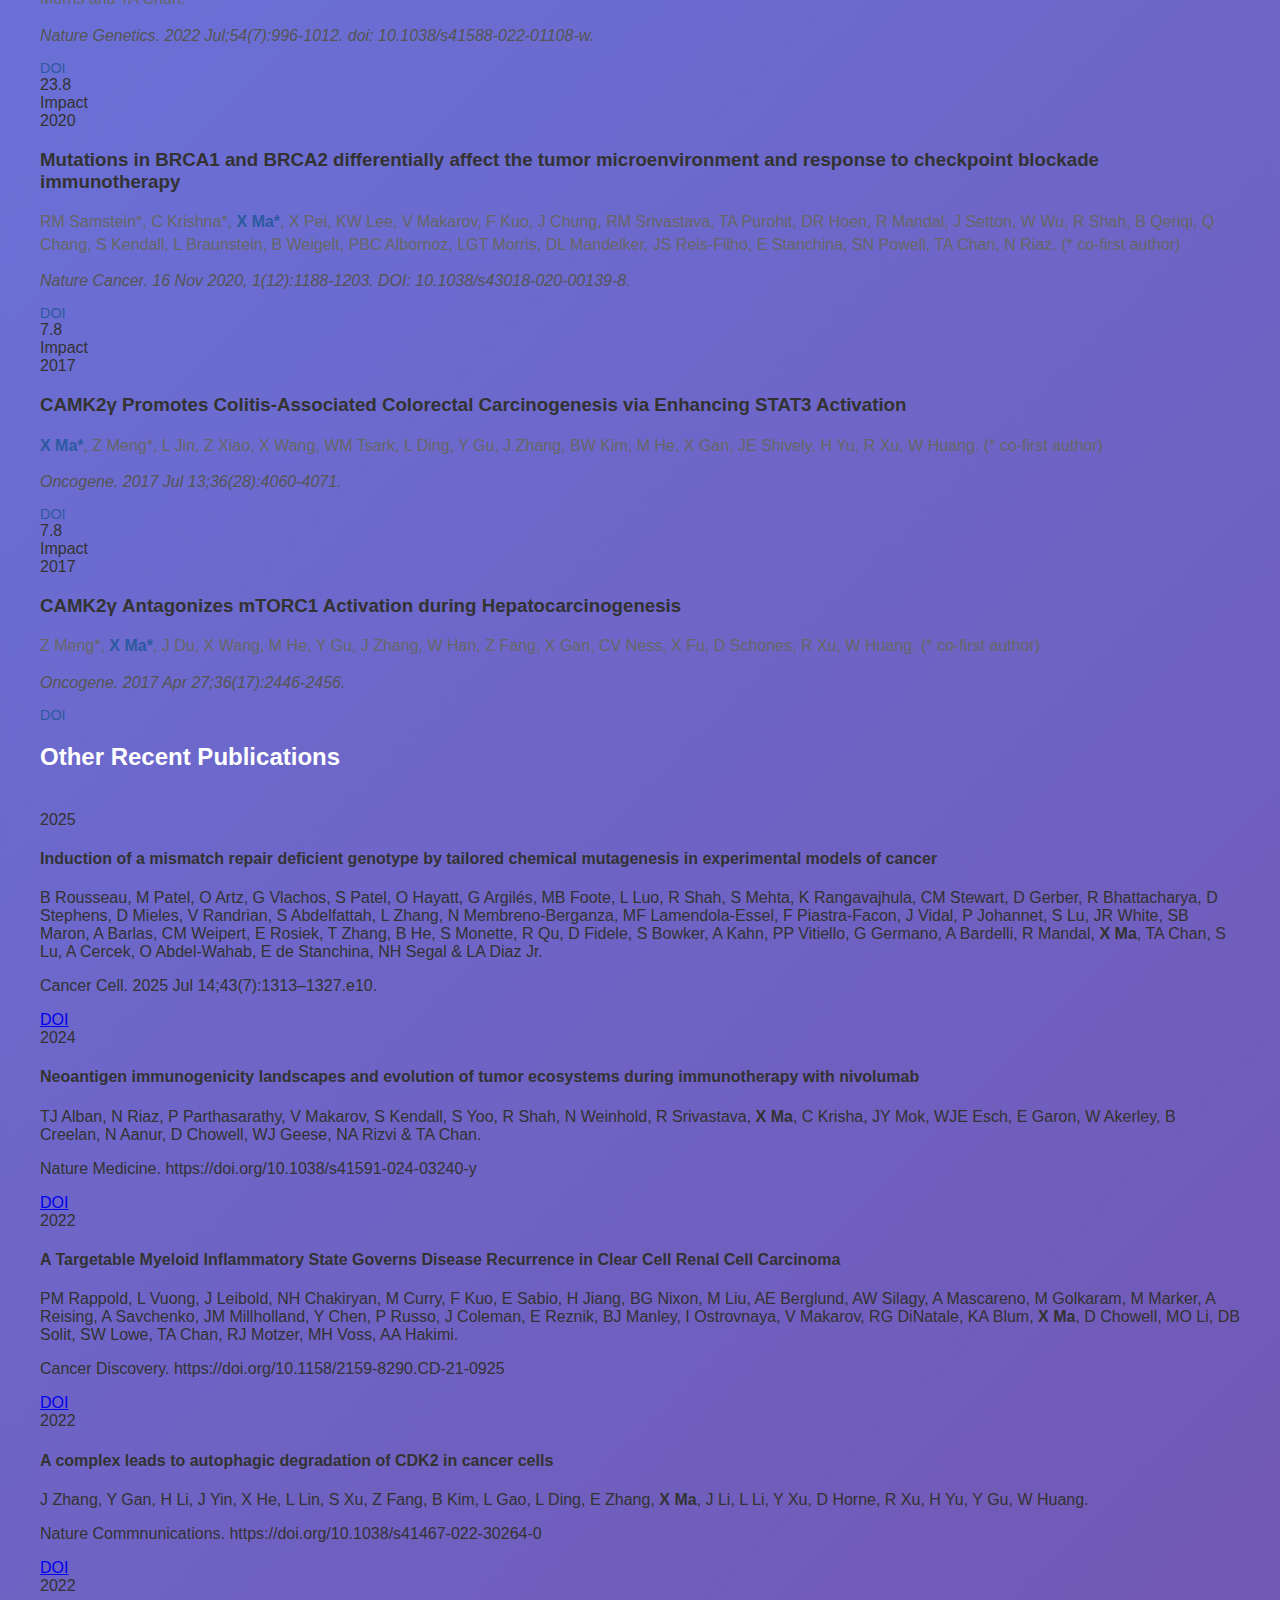
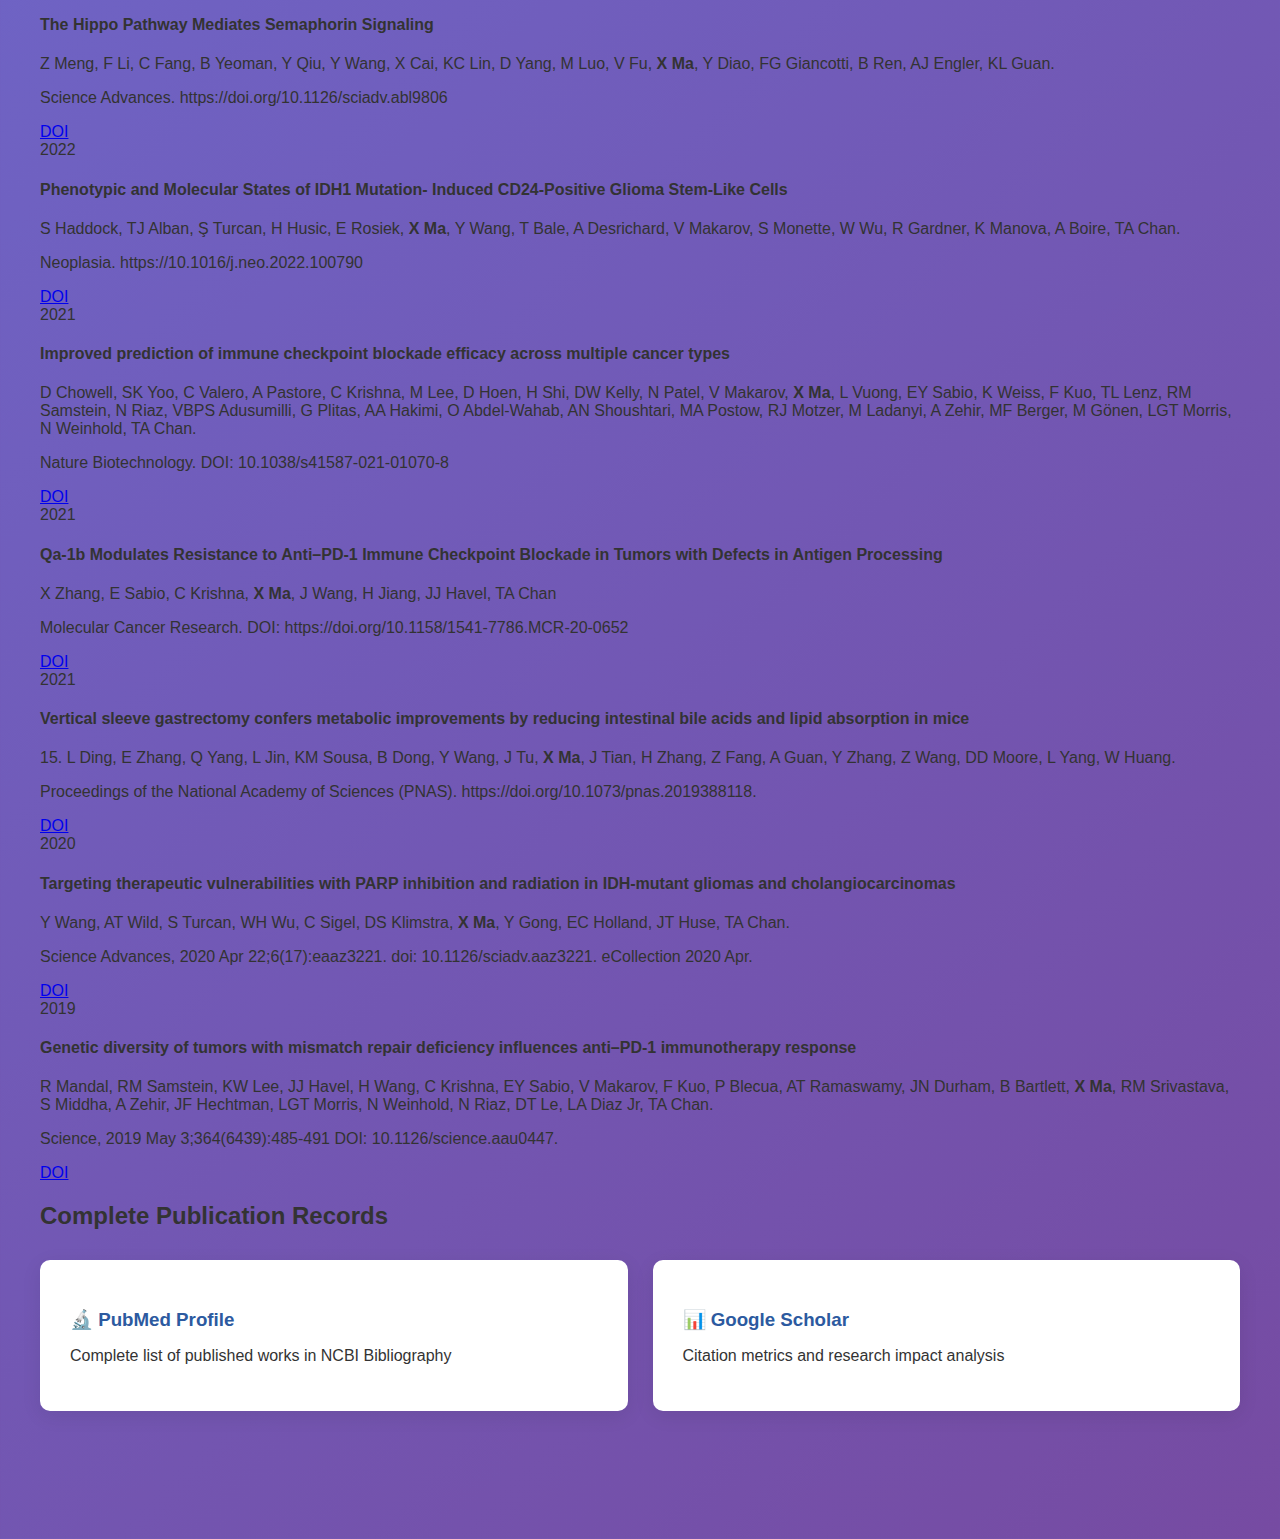
<file: publication.html>
<html lang="en">
<head>
    <meta charset="UTF-8">
    <meta name="viewport" content="width=device-width, initial-scale=1.0">
    <title>Ma Lab - Publications Timeline</title>
    <style>
<!DOCTYPE html>
<html lang="en">
<head>
    <meta charset="UTF-8">
    <meta name="viewport" content="width=device-width, initial-scale=1.0">
    <title>Publications - Ma Lab | UAB</title>
    <style>
        * {
            margin: 0;
            padding: 0;
            box-sizing: border-box;
        }

        body {
            font-family: 'Segoe UI', Tahoma, Geneva, Verdana, sans-serif;
            background: linear-gradient(135deg, #667eea 0%, #764ba2 100%);
            min-height: 100vh;
            padding-top: 80px;
            color: #333;
        }

        /* Navigation */
        .navbar {
            background: rgba(255, 255, 255, 0.95);
            backdrop-filter: blur(20px);
            box-shadow: 0 8px 32px rgba(0,0,0,0.1);
            position: fixed;
            top: 0;
            width: 100%;
            z-index: 1000;
            transition: all 0.3s ease;
        }

        .nav-container {
            max-width: 1200px;
            margin: 0 auto;
            padding: 0 20px;
            display: flex;
            justify-content: space-between;
            align-items: center;
            height: 80px;
        }

        .nav-logo h2 a {
            color: #2c5aa0;
            font-weight: 700;
            text-decoration: none;
            font-size: 1.8rem;
            background: linear-gradient(45deg, #2c5aa0, #667eea);
            -webkit-background-clip: text;
            background-clip: text;
            -webkit-text-fill-color: transparent;
        }

        .nav-menu {
            display: flex;
            list-style: none;
            gap: 40px;
        }

        .nav-menu a {
            text-decoration: none;
            color: #333;
            font-weight: 600;
            transition: all 0.3s ease;
            position: relative;
            padding: 10px 0;
        }

        .nav-menu a::before {
            content: '';
            position: absolute;
            bottom: 0;
            left: 50%;
            width: 0;
            height: 3px;
            background: linear-gradient(45deg, #2c5aa0, #667eea);
            transition: all 0.3s ease;
            transform: translateX(-50%);
            border-radius: 2px;
        }

        .nav-menu a:hover::before,
        .nav-menu a.active::before {
            width: 100%;
        }

        .nav-menu a:hover,
        .nav-menu a.active {
            color: #2c5aa0;
        }

        .container {
            max-width: 1200px;
            margin: 0 auto;
            padding: 40px 20px;
        }

        .page-header {
            background: linear-gradient(135deg, #2c5aa0 0%, #4a7bc8 100%);
            color: white;
            padding: 100px 0;
            text-align: center;
            margin: -80px -20px 80px -20px;
        }

        .page-header h1 {
            font-size: 3rem;
            margin-bottom: 20px;
            font-weight: 700;
        }

        .page-subtitle {
            font-size: 1.3rem;
            opacity: 0.9;
            max-width: 800px;
            margin: 0 auto;
        }

        .section {
            padding: 80px 0;
        }

        .publications-stats {
            display: grid;
            grid-template-columns: repeat(4, 1fr);
            gap: 30px;
            margin-bottom: 50px;
        }

        .stat-item {
            text-align: center;
            background: white;
            padding: 30px;
            border-radius: 10px;
            box-shadow: 0 5px 20px rgba(0,0,0,0.08);
        }

        .stat-item h3 {
            font-size: 2.5rem;
            color: #2c5aa0;
            margin-bottom: 10px;
        }

        .publications-section {
            margin-bottom: 60px;
        }

        .publications-section h2 {
            text-align: center;
            font-size: 2.5rem;
            color: white;
            margin-bottom: 20px;
            font-weight: 600;
        }

        .publications-list {
            margin-top: 30px;
        }

        .publication-item {
            display: flex;
            gap: 20px;
            background: white;
            padding: 25px;
            margin-bottom: 25px;
            border-radius: 8px;
            box-shadow: 0 3px 15px rgba(0,0,0,0.05);
            border-left: 4px solid #2c5aa0;
        }

        .publication-number {
            font-weight: bold;
            color: #2c5aa0;
            font-size: 1.1rem;
            min-width: 30px;
        }

        .publication-content h3 {
            color: #333;
            margin-bottom: 10px;
            font-size: 1.1rem;
            line-height: 1.4;
        }

        .authors {
            color: #666;
            margin-bottom: 5px;
            line-height: 1.4;
        }

        .authors strong {
            color: #2c5aa0;
            font-weight: 700;
        }

        .journal {
            color: #555;
            font-style: italic;
            margin-bottom: 15px;
        }

        .publication-badges {
            display: flex;
            gap: 10px;
            margin-bottom: 10px;
            flex-wrap: wrap;
        }

        .badge {
            padding: 4px 12px;
            border-radius: 15px;
            font-size: 0.85rem;
            font-weight: 500;
        }

        .badge.co-first {
            background: #4a7bc8;
            color: white;
        }

        .badge.review {
            background: #28a745;
            color: white;
        }

        .badge.nature {
            background: #dc3545;
            color: white;
        }

        .publication-links {
            display: flex;
            gap: 15px;
        }

        .publication-links a {
            color: #2c5aa0;
            text-decoration: none;
            font-weight: 500;
            font-size: 0.9rem;
        }

        .external-links-section {
            margin-top: 60px;
        }

        .external-links-section h2 {
            text-align: center;
            font-size: 2.5rem;
            color: white;
            margin-bottom: 20px;
            font-weight: 600;
        }

        .external-links {
            display: grid;
            grid-template-columns: repeat(auto-fit, minmax(300px, 1fr));
            gap: 25px;
            margin-top: 30px;
        }

        .external-link {
            background: white;
            padding: 30px;
            border-radius: 10px;
            box-shadow: 0 5px 20px rgba(0,0,0,0.08);
            text-decoration: none;
            color: inherit;
            transition: transform 0.3s ease;
        }

        .external-link:hover {
            transform: translateY(-5px);
        }

        .external-link h3 {
            color: #2c5aa0;
            margin-bottom: 10px;
        }

        /* Responsive Design */
        @media (max-width: 768px) {
            .publications-stats {
                grid-template-columns: repeat(2, 1fr);
            }
            
            .page-header h1 {
                font-size: 2.5rem;
            }
            
            .external-links {
                grid-template-columns: 1fr;
            }
        }

        @media (max-width: 480px) {
            .publications-stats {
                grid-template-columns: 1fr;
            }
            
            .page-header h1 {
                font-size: 2rem;
            }
        }
    </style>
</head>
<body>
    <nav class="navbar">
        <div class="nav-container">
            <div class="nav-logo">
                <h2><a href="index.html">Ma Lab</a></h2>
            </div>
            <ul class="nav-menu">
                <li><a href="index.html">Home</a></li>
                <li><a href="research.html">Research</a></li>
                <li><a href="people.html">People</a></li>
                <li><a href="publications.html" class="active">Publications</a></li>
                <li><a href="contact.html">Contact</a></li>
            </ul>
        </div>
    </nav>

    <main>
        <section class="page-header">
            <div class="container">
                <h1>Publications</h1>
                <p class="page-subtitle">Research contributions</p>
            </div>
        </section>

        <section class="section">
            <div class="container">
                <div class="publications-stats">
                    <div class="stat-item">
                        <h3>27</h3>
                        <p>Total Publications</p>
                    </div>
                </div>

        <!-- Statistics -->
        <div class="stats-row">
            <div class="stat-card">
                <div class="stat-number">27</div>
                <div class="stat-label">Total Publications</div>
            </div>
            <div class="stat-card">
                <div class="stat-number">2025</div>
                <div class="stat-label">Latest Year</div>
            </div>
        </div>

        <!-- Highlighted Publications Section -->
        <div class="filter-section">
            <h3 class="filter-title">Highlighted Publications</h3>
        </div>

        <!-- Timeline -->
        <div class="timeline-container">
            <div class="timeline" id="timeline">
                
                <!-- 2025 Publications -->
                <div class="timeline-item" data-year="2025" data-type="senior editorial">
                    <div class="timeline-marker"></div>
                    <div class="timeline-content">
                        <div class="impact-indicator">
                            <div class="impact-score">9.2</div>
                            <div class="impact-label">Impact</div>
                        </div>
                        <span class="year-badge">2025</span>
                        <h3 class="publication-title">EGFR-mutated non-small cell lung cancer</h3>
                        <p class="authors"><strong>X Ma</strong>, <strong>X Li</strong></p>
                        <p class="journal">BMJ. 2025 Jun 5;389:r1154. doi: 10.1136/bmj.r1154.</p>
                        <div class="badges">
                            <span class="badge editorial">Editorial</span>
                            <span class="badge corresponding">Corresponding</span>
                        </div>
                        <div class="publication-links">
                            <a href="https://pubmed.ncbi.nlm.nih.gov/40473415/" class="pub-link" target="_blank">PubMed</a>
                            <a href="https://doi.org/10.1136/bmj.r1154" class="pub-link" target="_blank">DOI</a>
                        </div>
                    </div>
                </div>

                <!-- 2022 Publications -->
                <div class="timeline-item" data-year="2022" data-type="senior review">
                    <div class="timeline-marker"></div>
                    <div class="timeline-content">
                        <div class="impact-indicator">
                            <div class="impact-score">15.3</div>
                            <div class="impact-label">Impact</div>
                        </div>
                        <span class="year-badge">2022</span>
                        <h3 class="publication-title">Solving the puzzle of what makes immunotherapies work</h3>
                        <p class="authors"><strong>X Ma</strong>, TA Chan.</p>
                        <p class="journal">Trends in Cancer. 2022 Nov;8(11):890-900. doi: 10.1016/j.trecan.2022.06.011.</p>
                        <div class="badges">
                            <span class="badge review">Review</span>
                        </div>
                        <div class="publication-links">
                            <a href="https://doi.org/10.1016/j.trecan.2022.06.011" class="pub-link" target="_blank">DOI</a>
                        </div>
                    </div>
                </div>

                <div class="timeline-item" data-year="2022" data-type="senior">
                    <div class="timeline-marker"></div>
                    <div class="timeline-content">
                        <div class="impact-indicator">
                            <div class="impact-score">41.3</div>
                            <div class="impact-label">Impact</div>
                        </div>
                        <span class="year-badge">2022</span>
                        <h3 class="publication-title">Functional Landscapes of POLE and POLD1 Mutations in Checkpoint Blockade-Dependent Anti-Tumor Immunity</h3>
                        <p class="authors"><strong>X Ma</strong>, N Riaz, RM Samstein, M Lee, V Makarov, C Valero, D Chowell, F Kuo, D Hoen, CWR Fitzgerald, H Jiang, J Alektiar, TJ Alban, I Juric, PB Parthasarathy, Y Zhao, EY Sabio, R Verma, RM Srivastava, L Vuong, W Yang, X Zhang, J Wang, LK Chu, SL Wang, DW Kelly, X Pei, J Chen, R Yaeger, D Zamarin, A Zehir, M Gönen, LGT Morris and TA Chan.</p>
                        <p class="journal">Nature Genetics. 2022 Jul;54(7):996-1012. doi: 10.1038/s41588-022-01108-w.</p>
                        <div class="publication-links">
                            <a href="https://doi.org/10.1038/s41588-022-01108-w" class="pub-link" target="_blank">DOI</a>
                        </div>
                    </div>
                </div>

                <!-- 2020 Publications -->
                <div class="timeline-item" data-year="2020" data-type="first nature">
                    <div class="timeline-marker"></div>
                    <div class="timeline-content">
                        <div class="impact-indicator">
                            <div class="impact-score">23.8</div>
                            <div class="impact-label">Impact</div>
                        </div>
                        <span class="year-badge">2020</span>
                        <h3 class="publication-title">Mutations in BRCA1 and BRCA2 differentially affect the tumor microenvironment and response to checkpoint blockade immunotherapy</h3>
                        <p class="authors">RM Samstein*, C Krishna*, <strong>X Ma*</strong>, X Pei, KW Lee, V Makarov, F Kuo, J Chung, RM Srivastava, TA Purohit, DR Hoen, R Mandal, J Setton, W Wu, R Shah, B Qeriqi, Q Chang, S Kendall, L Braunstein, B Weigelt, PBC Albornoz, LGT Morris, DL Mandelker, JS Reis-Filho, E Stanchina, SN Powell, TA Chan, N Riaz. (* co-first author)</p>
                        <p class="journal">Nature Cancer. 16 Nov 2020, 1(12):1188-1203. DOI: 10.1038/s43018-020-00139-8.</p>
                        <div class="publication-links">
                            <a href="https://doi.org/10.1038/s43018-020-00139-8" class="pub-link" target="_blank">DOI</a>
                        </div>
                    </div>
                </div>

                <!-- 2017 Publications -->
                <div class="timeline-item" data-year="2017" data-type="first">
                    <div class="timeline-marker"></div>
                    <div class="timeline-content">
                        <div class="impact-indicator">
                            <div class="impact-score">7.8</div>
                            <div class="impact-label">Impact</div>
                        </div>
                        <span class="year-badge">2017</span>
                        <h3 class="publication-title">CAMK2γ Promotes Colitis-Associated Colorectal Carcinogenesis via Enhancing STAT3 Activation</h3>
                        <p class="authors"><strong>X Ma*</strong>, Z Meng*, L Jin, Z Xiao, X Wang, WM Tsark, L Ding, Y Gu, J Zhang, BW Kim, M He, X Gan, JE Shively, H Yu, R Xu, W Huang. (* co-first author)</p>
                        <p class="journal">Oncogene. 2017 Jul 13;36(28):4060-4071.</p>
                        <div class="badges">
                        </div>
                        <div class="publication-links">
                            <a href="https://doi.org/10.1038/onc.2017.37" class="pub-link" target="_blank">DOI</a>
                        </div>
                    </div>
                </div>

                <div class="timeline-item" data-year="2017" data-type="first">
                    <div class="timeline-marker"></div>
                    <div class="timeline-content">
                        <div class="impact-indicator">
                            <div class="impact-score">7.8</div>
                            <div class="impact-label">Impact</div>
                        </div>
                        <span class="year-badge">2017</span>
                        <h3 class="publication-title">CAMK2γ Antagonizes mTORC1 Activation during Hepatocarcinogenesis</h3>
                        <p class="authors">Z Meng*, <strong>X Ma*</strong>, J Du, X Wang, M He, Y Gu, J Zhang, W Han, Z Fang, X Gan, CV Ness, X Fu, D Schones, R Xu, W Huang. (* co-first author)</p>
                        <p class="journal">Oncogene. 2017 Apr 27;36(17):2446-2456.</p>
                        <div class="badges">
                        </div>
                        <div class="publication-links">
                            <a href="https://doi.org/10.1038/onc.2016.414" class="pub-link" target="_blank">DOI</a>
                        </div>
                    </div>
                </div>

            </div>
        </div>

        <!-- Other Publications Section -->
        <div class="other-publications-section">
            <h2 class="section-title" style="color: white; margin-bottom: 40px;">Other Recent Publications</h2>
            
            <div class="other-publications-grid">
                <div class="other-pub-card">
                    <div class="pub-year">2025</div>
                    <h4>Induction of a mismatch repair deficient genotype by tailored chemical mutagenesis in experimental models of cancer</h4>
                    <p class="pub-authors">B Rousseau, M Patel, O Artz, G Vlachos, S Patel, O Hayatt, G Argilés, MB Foote, L Luo, R Shah, S Mehta, K Rangavajhula, CM Stewart, D Gerber, R Bhattacharya, D Stephens, D Mieles, V Randrian, S Abdelfattah, L Zhang, N Membreno-Berganza, MF Lamendola-Essel, F Piastra-Facon, J Vidal, P Johannet, S Lu, JR White, SB Maron, A Barlas, CM Weipert, E Rosiek, T Zhang, B He, S Monette, R Qu, D Fidele, S Bowker, A Kahn, PP Vitiello, G Germano, A Bardelli, R Mandal, <strong>X Ma</strong>, TA Chan, S Lu, A Cercek, O Abdel-Wahab, E de Stanchina, NH Segal & LA Diaz Jr.</p>
                    <p class="pub-journal">Cancer Cell. 2025 Jul 14;43(7):1313–1327.e10.</p>
                    <div class="pub-links">
                        <a href="https://doi.org/10.1016/j.ccell.2025.05.010" target="_blank">DOI</a>
                    </div>
                </div>

                <div class="other-pub-card">
                    <div class="pub-year">2024</div>
                    <h4>Neoantigen immunogenicity landscapes and evolution of tumor ecosystems during immunotherapy with nivolumab</h4>
                    <p class="pub-authors">TJ Alban, N Riaz, P Parthasarathy, V Makarov, S Kendall, S Yoo, R Shah, N Weinhold, R Srivastava, <strong>X Ma</strong>, C Krisha, JY Mok, WJE Esch, E Garon, W Akerley, B Creelan, N Aanur, D Chowell, WJ Geese, NA Rizvi & TA Chan.</p>
                    <p class="pub-journal">Nature Medicine. https://doi.org/10.1038/s41591-024-03240-y</p>
                    <div class="pub-links">
                        <a href="https://doi.org/10.1038/s41591-024-03240-y" target="_blank">DOI</a>
                    </div>
                </div>

                <div class="other-pub-card">
                    <div class="pub-year">2022</div>
                    <h4>A Targetable Myeloid Inflammatory State Governs Disease Recurrence in Clear Cell Renal Cell Carcinoma</h4>
                    <p class="pub-authors">PM Rappold, L Vuong, J Leibold, NH Chakiryan, M Curry, F Kuo, E Sabio, H Jiang, BG Nixon, M Liu, AE Berglund, AW Silagy, A Mascareno, M Golkaram, M Marker, A Reising, A Savchenko, JM Millholland, Y Chen, P Russo, J Coleman, E Reznik, BJ Manley, I Ostrovnaya, V Makarov, RG DiNatale, KA Blum, <strong>X Ma</strong>, D Chowell, MO Li, DB Solit, SW Lowe, TA Chan, RJ Motzer, MH Voss, AA Hakimi.</p>
                    <p class="pub-journal">Cancer Discovery. https://doi.org/10.1158/2159-8290.CD-21-0925</p>
                    <div class="pub-links">
                        <a href="https://doi.org/10.1158/2159-8290.CD-21-0925" target="_blank">DOI</a>
                    </div>
                </div>

                <div class="other-pub-card">
                    <div class="pub-year">2022</div>
                    <h4>A complex leads to autophagic degradation of CDK2 in cancer cells</h4>
                    <p class="pub-authors">J Zhang, Y Gan, H Li, J Yin, X He, L Lin, S Xu, Z Fang, B Kim, L Gao, L Ding, E Zhang, <strong>X Ma</strong>, J Li, L Li, Y Xu, D Horne, R Xu, H Yu, Y Gu, W Huang.</p>
                    <p class="pub-journal">Nature Commnunications. https://doi.org/10.1038/s41467-022-30264-0</p>
                    <div class="pub-links">
                        <a href="https://doi.org/10.1038/s41467-022-30264-0" target="_blank">DOI</a>
                    </div>
                </div>

                <div class="other-pub-card">
                    <div class="pub-year">2022</div>
                    <h4>The Hippo Pathway Mediates Semaphorin Signaling</h4>
                    <p class="pub-authors">Z Meng, F Li, C Fang, B Yeoman, Y Qiu, Y Wang, X Cai, KC Lin, D Yang, M Luo, V Fu, <strong>X Ma</strong>, Y Diao, FG Giancotti, B Ren, AJ Engler, KL Guan.</p>
                    <p class="pub-journal">Science Advances. https://doi.org/10.1126/sciadv.abl9806</p>
                    <div class="pub-links">
                        <a href="https://doi.org/10.1126/sciadv.abl9806" target="_blank">DOI</a>
                    </div>
                </div>

                <div class="other-pub-card">
                    <div class="pub-year">2022</div>
                    <h4>Phenotypic and Molecular States of IDH1 Mutation- Induced CD24-Positive Glioma Stem-Like Cells</h4>
                    <p class="pub-authors">S Haddock, TJ Alban, Ş Turcan, H Husic, E Rosiek, <strong>X Ma</strong>, Y Wang, T Bale, A Desrichard, V Makarov, S Monette, W Wu, R Gardner, K Manova, A Boire, TA Chan.</p>
                    <p class="pub-journal">Neoplasia. https://10.1016/j.neo.2022.100790</p>
                    <div class="pub-links">
                        <a href="https://doi.org/10.1016/j.neo.2022.100790" target="_blank">DOI</a>
                    </div>
                </div>


                <div class="other-pub-card">
                    <div class="pub-year">2021</div>
                    <h4>Improved prediction of immune checkpoint blockade efficacy across multiple cancer types</h4>
                    <p class="pub-authors">D Chowell, SK Yoo, C Valero, A Pastore, C Krishna, M Lee, D Hoen, H Shi, DW Kelly, N Patel, V Makarov, <strong>X Ma</strong>, L Vuong, EY Sabio, K Weiss, F Kuo, TL Lenz, RM Samstein, N Riaz, VBPS Adusumilli, G Plitas, AA Hakimi, O Abdel-Wahab, AN Shoushtari, MA Postow, RJ Motzer, M Ladanyi, A Zehir, MF Berger, M Gönen, LGT Morris, N Weinhold, TA Chan.</p>
                    <p class="pub-journal">Nature Biotechnology. DOI: 10.1038/s41587-021-01070-8</p>
                    <div class="pub-links">
                        <a href="https://doi.org/10.1038/s41587-021-01070-8" target="_blank">DOI</a>
                    </div>
                </div>

                <div class="other-pub-card">
                    <div class="pub-year">2021</div>
                    <h4>Qa-1b Modulates Resistance to Anti–PD-1 Immune Checkpoint Blockade in Tumors with Defects in Antigen Processing</h4>
                    <p class="pub-authors">X Zhang, E Sabio, C Krishna, <strong>X Ma</strong>, J Wang, H Jiang, JJ Havel, TA Chan</p>
                    <p class="pub-journal">Molecular Cancer Research. DOI: https://doi.org/10.1158/1541-7786.MCR-20-0652</p>
                    <div class="pub-links">
                        <a href="https://doi.org/10.1158/1541-7786.MCR-20-0652" target="_blank">DOI</a>
                    </div>
                </div>

                <div class="other-pub-card">
                    <div class="pub-year">2021</div>
                    <h4>Vertical sleeve gastrectomy confers metabolic improvements by reducing intestinal bile acids and lipid absorption in mice</h4>
                    <p class="pub-authors">15.	L Ding, E Zhang, Q Yang, L Jin, KM Sousa, B Dong, Y Wang, J Tu, <strong>X Ma</strong>, J Tian, H Zhang, Z Fang, A Guan, Y Zhang, Z Wang, DD Moore, L Yang, W Huang.</p>
                    <p class="pub-journal">Proceedings of the National Academy of Sciences (PNAS). https://doi.org/10.1073/pnas.2019388118.</p>
                    <div class="pub-links">
                        <a href="https://doi.org/10.1073/pnas.2019388118" target="_blank">DOI</a>
                    </div>
                </div>

                <div class="other-pub-card">
                    <div class="pub-year">2020</div>
                    <h4>Targeting therapeutic vulnerabilities with PARP inhibition and radiation in IDH-mutant gliomas and cholangiocarcinomas</h4>
                    <p class="pub-authors">Y Wang, AT Wild, S Turcan, WH Wu, C Sigel, DS Klimstra, <strong>X Ma</strong>, Y Gong, EC Holland, JT Huse, TA Chan.</p>
                    <p class="pub-journal">Science Advances, 2020 Apr 22;6(17):eaaz3221. doi: 10.1126/sciadv.aaz3221. eCollection 2020 Apr.</p>
                    <div class="pub-links">
                        <a href="https://10.1126/sciadv.aaz3221" target="_blank">DOI</a>
                    </div>
                </div>

                <div class="other-pub-card">
                    <div class="pub-year">2019</div>
                    <h4>Genetic diversity of tumors with mismatch repair deficiency influences anti–PD-1 immunotherapy response</h4>
                    <p class="pub-authors">R Mandal, RM Samstein, KW Lee, JJ Havel, H Wang, C Krishna, EY Sabio, V Makarov, F Kuo, P Blecua, AT Ramaswamy, JN Durham, B Bartlett, <strong>X Ma</strong>, RM Srivastava, S Middha, A Zehir, JF Hechtman, LGT Morris, N Weinhold, N Riaz, DT Le, LA Diaz Jr, TA Chan.</p>
                    <p class="pub-journal">Science, 2019 May 3;364(6439):485-491 DOI: 10.1126/science.aau0447.</p>
                    <div class="pub-links">
                        <a href="https://10.1126/science.aau0447" target="_blank">DOI</a>
                    </div>
                </div>
            </div>
        </div>

        <!-- External Links -->
        <div class="external-section">
            <h2 class="external-title">Complete Publication Records</h2>
            <div class="external-links">
                <a href="https://www.ncbi.nlm.nih.gov/myncbi/xiaoxiao.ma.1/bibliography/public/" target="_blank" class="external-link">
                    <h3>🔬 PubMed Profile</h3>
                    <p>Complete list of published works in NCBI Bibliography</p>
                </a>
                <a href="https://scholar.google.com/citations?user=1a_uN1EAAAAJ&hl=en" target="_blank" class="external-link">
                    <h3>📊 Google Scholar</h3>
                    <p>Citation metrics and research impact analysis</p>
                </a>
            </div>
        </div>
    </div>

    <script>
        // Animation on scroll
        const observerOptions = {
            threshold: 0.1,
            rootMargin: '0px 0px -50px 0px'
        };

        const observer = new IntersectionObserver(function(entries) {
            entries.forEach(entry => {
                if (entry.isIntersecting) {
                    entry.target.classList.add('animate');
                }
            });
        }, observerOptions);

        // Observe timeline items
        document.querySelectorAll('.timeline-item').forEach(item => {
            observer.observe(item);
        });

        // Search functionality (including other publications)
        searchInput.addEventListener('input', function() {
            const searchTerm = this.value.toLowerCase();
            
            // Search timeline items
            timelineItems.forEach(item => {
                const title = item.querySelector('.publication-title').textContent.toLowerCase();
                const authors = item.querySelector('.authors').textContent.toLowerCase();
                const journal = item.querySelector('.journal').textContent.toLowerCase();
                
                const isMatch = title.includes(searchTerm) || 
                               authors.includes(searchTerm) || 
                               journal.includes(searchTerm);
                
                if (isMatch || searchTerm === '') {
                    item.style.display = 'block';
                    setTimeout(() => {
                        item.style.opacity = '1';
                        item.style.transform = 'translateY(0)';
                    }, 100);
                } else {
                    item.style.opacity = '0';
                    item.style.transform = 'translateY(50px)';
                    setTimeout(() => {
                        item.style.display = 'none';
                    }, 300);
                }
            });

            // Search other publications
            const otherPubCards = document.querySelectorAll('.other-pub-card');
            otherPubCards.forEach(card => {
                const title = card.querySelector('h4').textContent.toLowerCase();
                const authors = card.querySelector('.pub-authors').textContent.toLowerCase();
                const journal = card.querySelector('.pub-journal').textContent.toLowerCase();
                
                const isMatch = title.includes(searchTerm) || 
                               authors.includes(searchTerm) || 
                               journal.includes(searchTerm);
                
                if (isMatch || searchTerm === '') {
                    card.style.display = 'block';
                    setTimeout(() => {
                        card.style.opacity = '1';
                        card.style.transform = 'translateY(0)';
                    }, 100);
                } else {
                    card.style.opacity = '0';
                    card.style.transform = 'translateY(30px)';
                    setTimeout(() => {
                        card.style.display = 'none';
                    }, 300);
                }
            });
        });

        // Animate statistics on load
        window.addEventListener('load', function() {
            const statNumbers = document.querySelectorAll('.stat-number');
            
            statNumbers.forEach(stat => {
                const finalNumber = parseInt(stat.textContent);
                let currentNumber = 0;
                const increment = finalNumber / 50;
                
                const timer = setInterval(() => {
                    currentNumber += increment;
                    if (currentNumber >= finalNumber) {
                        stat.textContent = finalNumber;
                        clearInterval(timer);
                    } else {
                        stat.textContent = Math.floor(currentNumber);
                    }
                }, 30);
            });
        });

        // Add click effects to publication cards
        document.querySelectorAll('.timeline-content').forEach(content => {
            content.addEventListener('click', function() {
                this.style.transform = 'translateY(-10px) scale(0.98)';
                setTimeout(() => {
                    this.style.transform = 'translateY(-10px)';
                }, 150);
            });
        });

        // Smooth scrolling for links
        document.querySelectorAll('a[href^="#"]').forEach(anchor => {
            anchor.addEventListener('click', function (e) {
                e.preventDefault();
                const target = document.querySelector(this.getAttribute('href'));
                if (target) {
                    target.scrollIntoView({
                        behavior: 'smooth',
                        block: 'start'
                    });
                }
            });
        });
    </script>
</body>
</html>
</file>
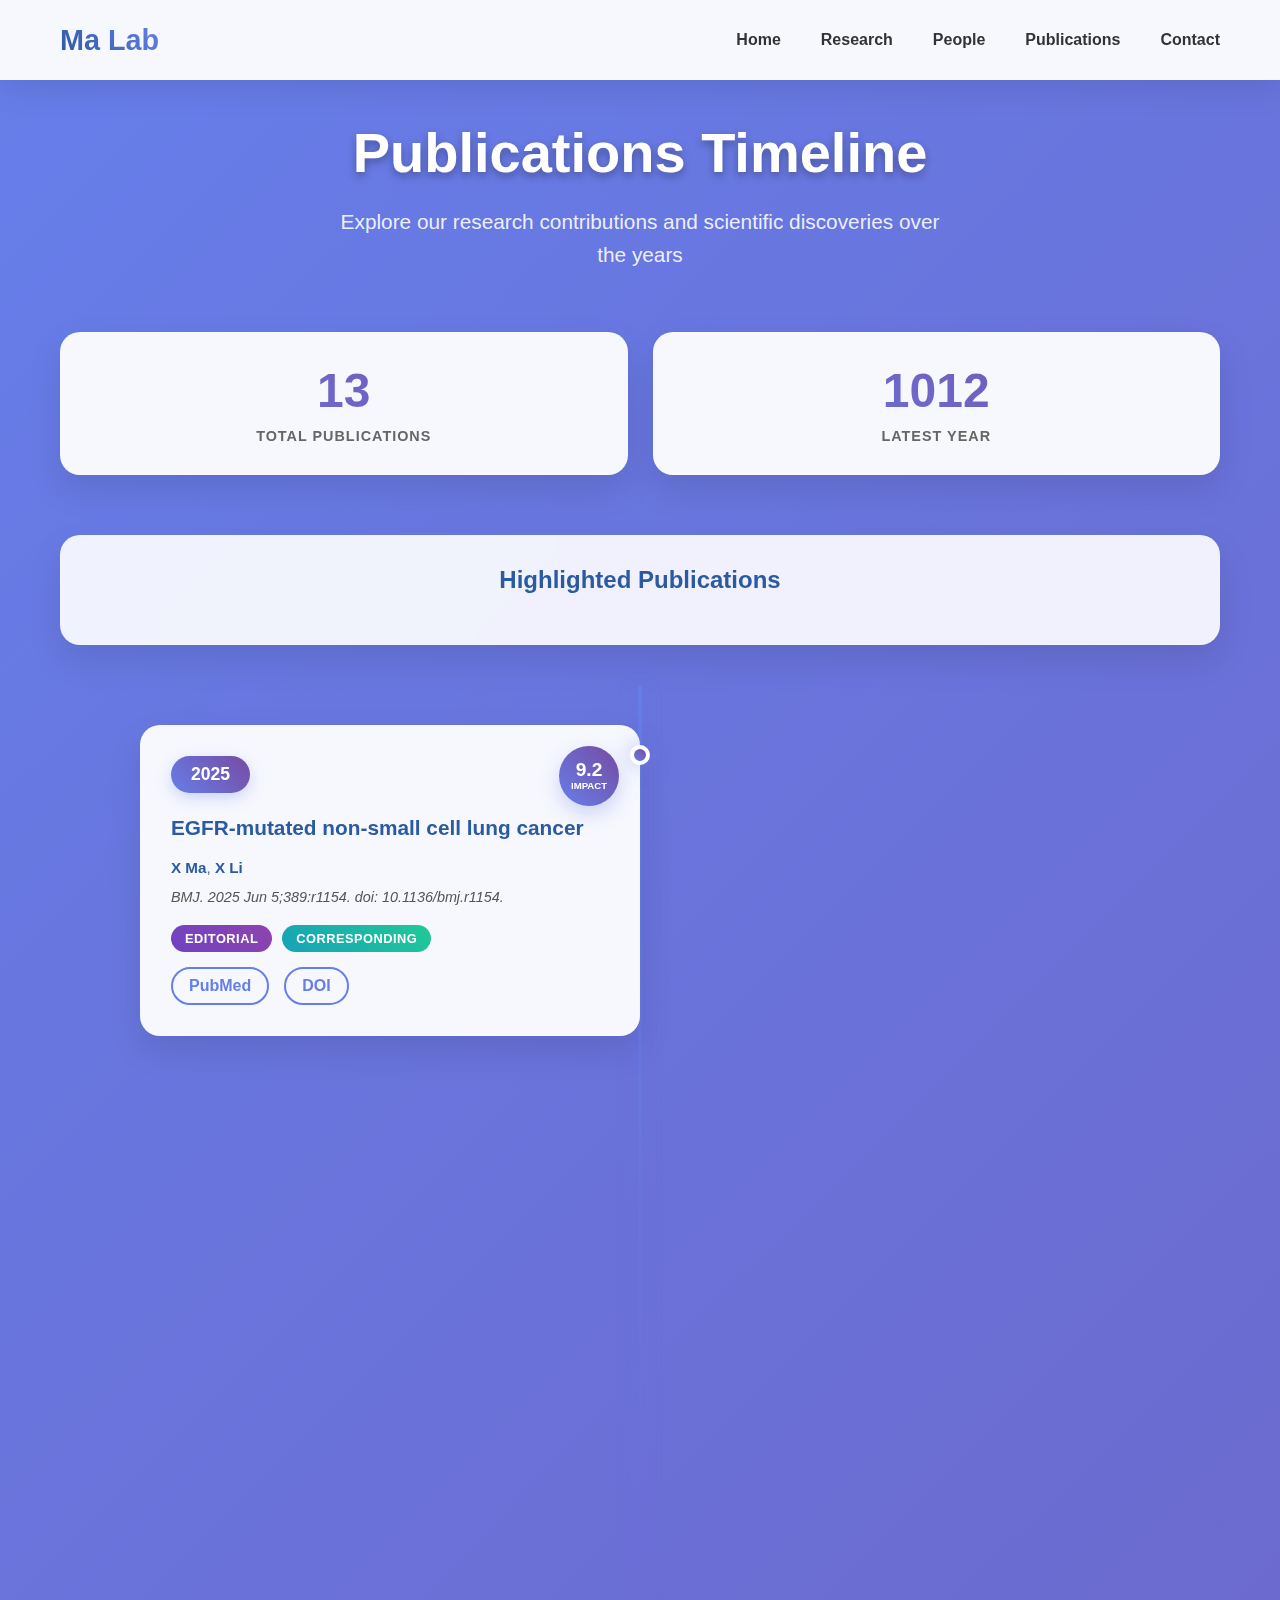
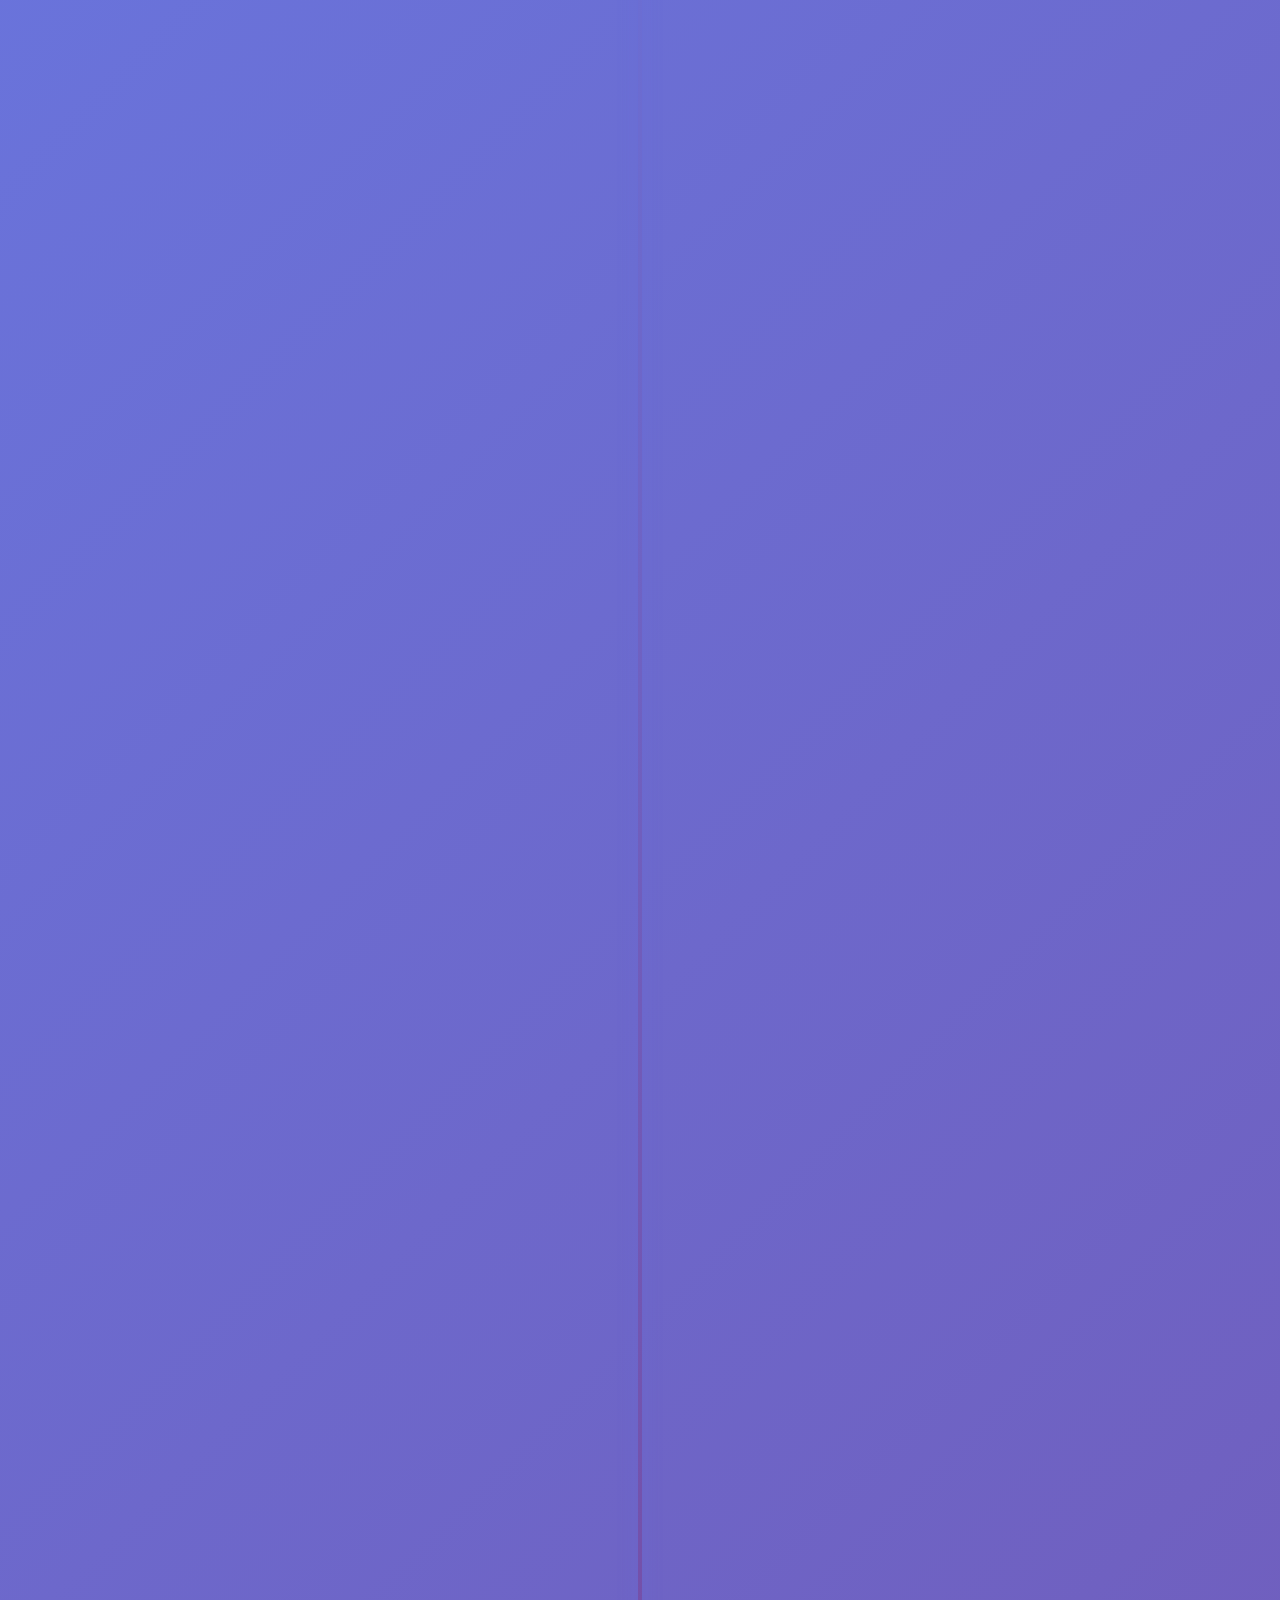
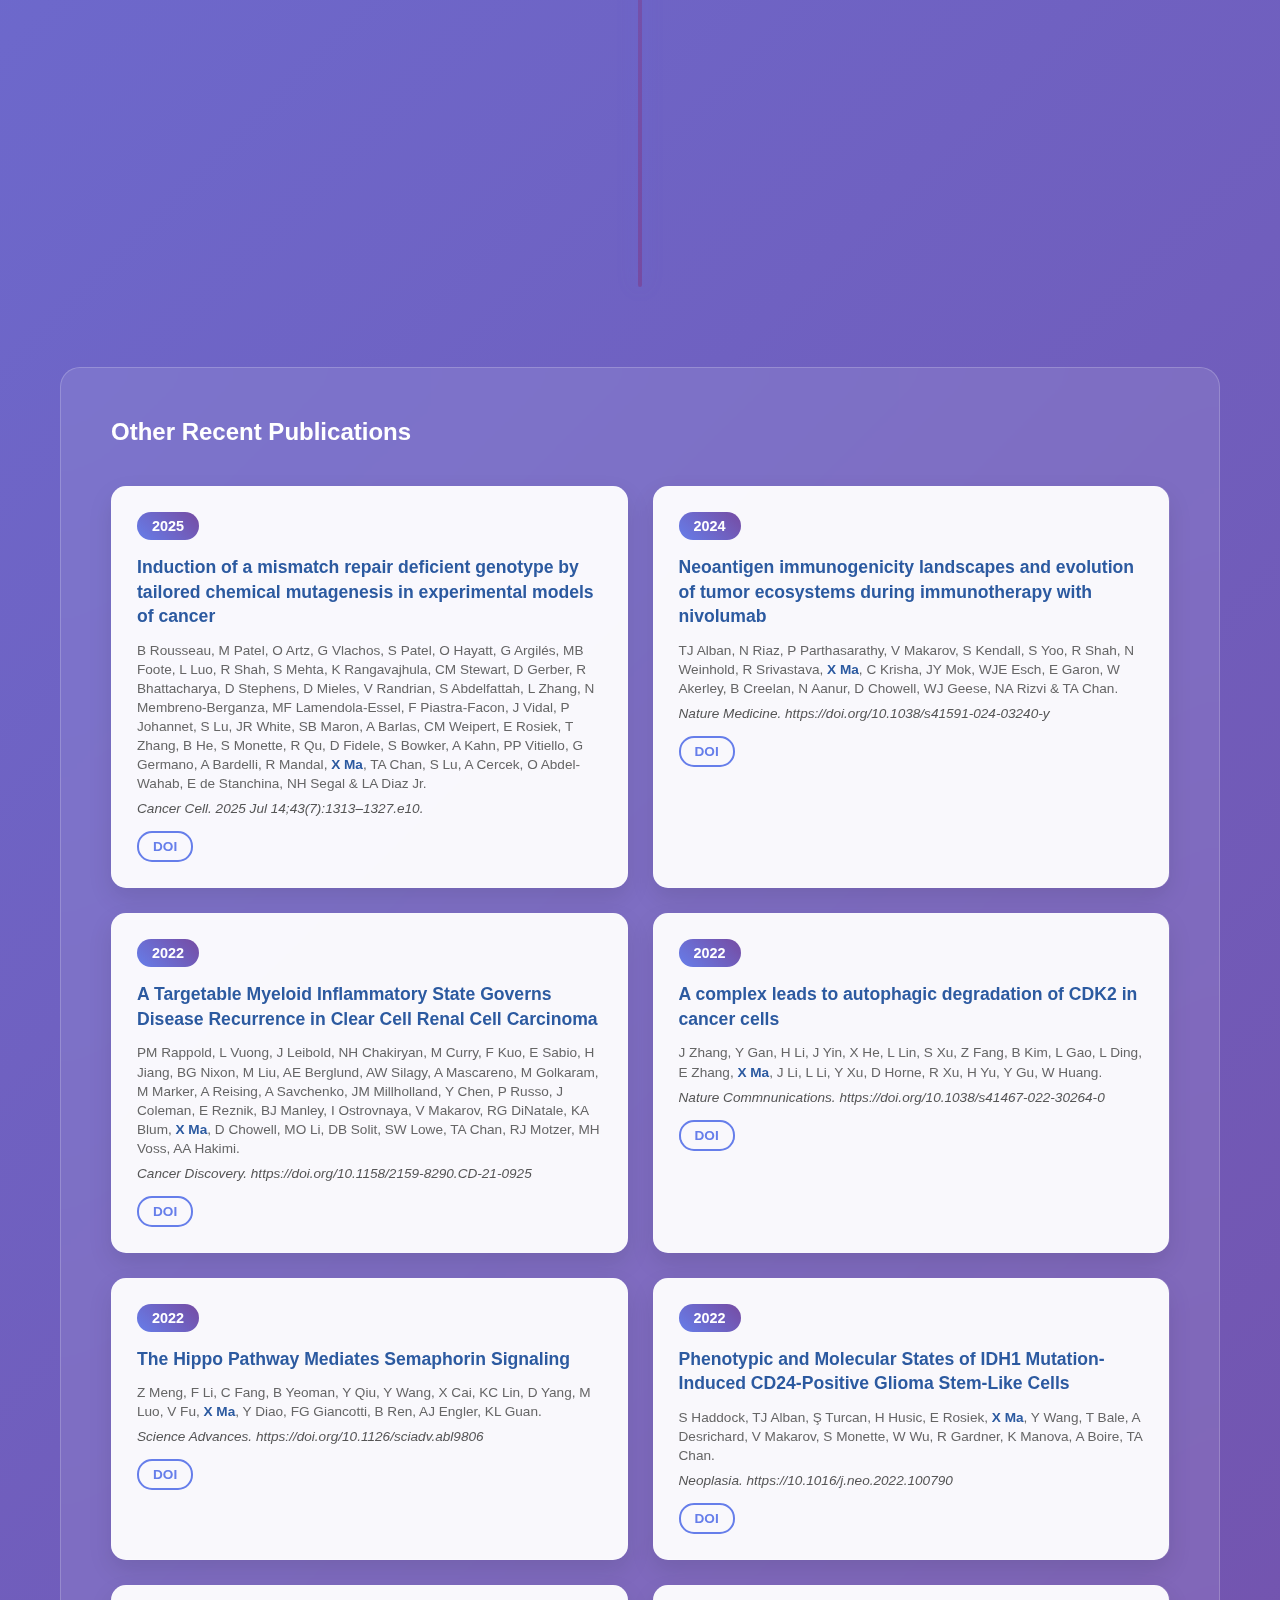
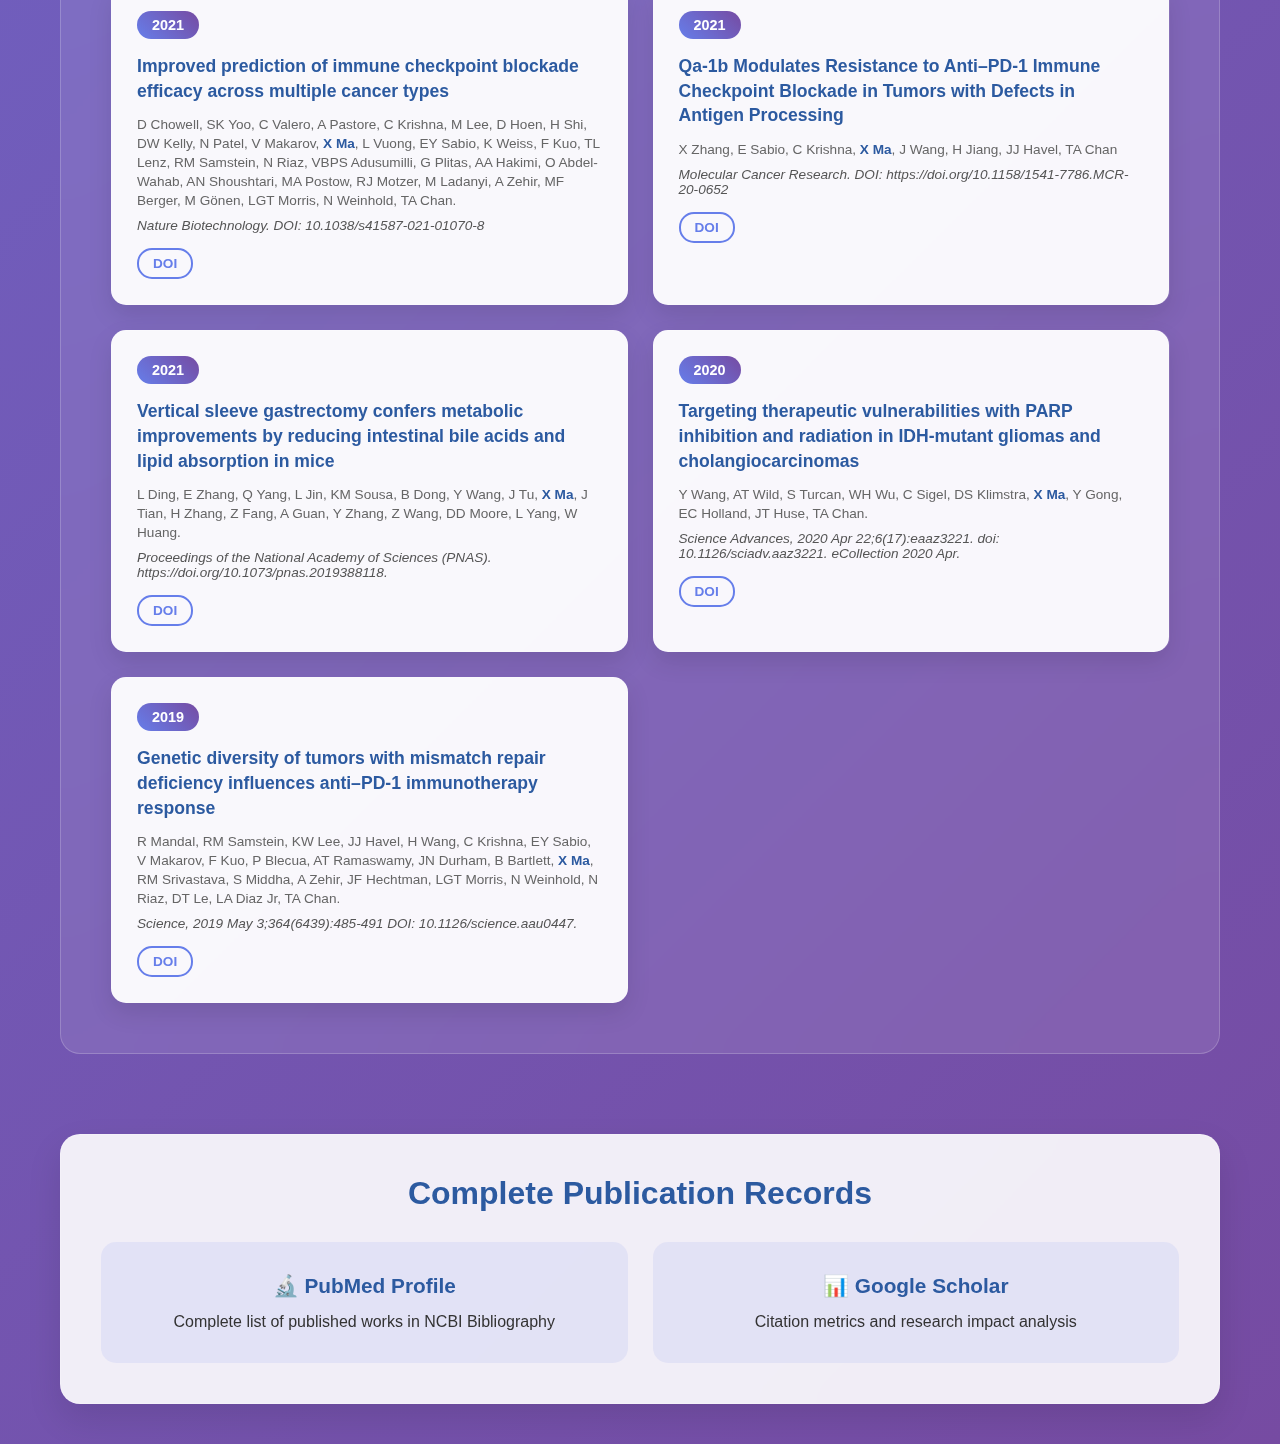
<file: publications.html>
<!DOCTYPE html>
<html lang="en">
<head>
    <meta charset="UTF-8">
    <meta name="viewport" content="width=device-width, initial-scale=1.0">
    <title>Ma Lab - Publications Timeline</title>
    <style>
        * {
            margin: 0;
            padding: 0;
            box-sizing: border-box;
        }

        body {
            font-family: 'Segoe UI', Tahoma, Geneva, Verdana, sans-serif;
            background: linear-gradient(135deg, #667eea 0%, #764ba2 100%);
            min-height: 100vh;
            padding-top: 80px;
            color: #333;
        }

        /* Navigation */
        .navbar {
            background: rgba(255, 255, 255, 0.95);
            backdrop-filter: blur(20px);
            box-shadow: 0 8px 32px rgba(0,0,0,0.1);
            position: fixed;
            top: 0;
            width: 100%;
            z-index: 1000;
            transition: all 0.3s ease;
        }

        .nav-container {
            max-width: 1200px;
            margin: 0 auto;
            padding: 0 20px;
            display: flex;
            justify-content: space-between;
            align-items: center;
            height: 80px;
        }

        .nav-logo h2 a {
            color: #2c5aa0;
            font-weight: 700;
            text-decoration: none;
            font-size: 1.8rem;
            background: linear-gradient(45deg, #2c5aa0, #667eea);
            -webkit-background-clip: text;
            background-clip: text;
            -webkit-text-fill-color: transparent;
        }

        .nav-menu {
            display: flex;
            list-style: none;
            gap: 40px;
        }

        .nav-menu a {
            text-decoration: none;
            color: #333;
            font-weight: 600;
            transition: all 0.3s ease;
            position: relative;
            padding: 10px 0;
        }

        .nav-menu a::before {
            content: '';
            position: absolute;
            bottom: 0;
            left: 50%;
            width: 0;
            height: 3px;
            background: linear-gradient(45deg, #2c5aa0, #667eea);
            transition: all 0.3s ease;
            transform: translateX(-50%);
            border-radius: 2px;
        }

        .nav-menu a:hover::before,
        .nav-menu a.active::before {
            width: 100%;
        }

        .nav-menu a:hover,
        .nav-menu a.active {
            color: #2c5aa0;
        }

        .container {
            max-width: 1200px;
            margin: 0 auto;
            padding: 40px 20px;
        }

        .header {
            text-align: center;
            margin-bottom: 60px;
        }

        .main-title {
            font-size: 3.5rem;
            color: white;
            margin-bottom: 20px;
            font-weight: 800;
            text-shadow: 0 4px 8px rgba(0,0,0,0.3);
        }

        .subtitle {
            font-size: 1.3rem;
            color: rgba(255,255,255,0.9);
            max-width: 600px;
            margin: 0 auto 40px;
            line-height: 1.6;
        }

        /* Statistics Cards */
        .stats-row {
            display: grid;
            grid-template-columns: repeat(auto-fit, minmax(200px, 1fr));
            gap: 25px;
            margin-bottom: 60px;
        }

        .stat-card {
            background: rgba(255, 255, 255, 0.95);
            backdrop-filter: blur(20px);
            padding: 30px;
            border-radius: 20px;
            text-align: center;
            box-shadow: 0 15px 35px rgba(0,0,0,0.1);
            border: 1px solid rgba(255,255,255,0.2);
            transition: all 0.3s ease;
        }

        .stat-card:hover {
            transform: translateY(-10px);
            box-shadow: 0 25px 50px rgba(0,0,0,0.2);
        }

        .stat-number {
            font-size: 3rem;
            font-weight: 800;
            background: linear-gradient(45deg, #667eea, #764ba2);
            -webkit-background-clip: text;
            background-clip: text;
            -webkit-text-fill-color: transparent;
            margin-bottom: 10px;
        }

        .stat-label {
            color: #666;
            font-weight: 600;
            text-transform: uppercase;
            letter-spacing: 1px;
            font-size: 0.9rem;
        }

        /* Filter Controls */
        .filter-section {
            background: rgba(255, 255, 255, 0.9);
            backdrop-filter: blur(20px);
            padding: 30px;
            border-radius: 20px;
            margin-bottom: 40px;
            box-shadow: 0 15px 35px rgba(0,0,0,0.1);
            border: 1px solid rgba(255,255,255,0.2);
        }

        .filter-title {
            font-size: 1.5rem;
            color: #2c5aa0;
            margin-bottom: 20px;
            text-align: center;
            font-weight: 700;
        }

        .filters {
            display: flex;
            gap: 15px;
            justify-content: center;
            flex-wrap: wrap;
            margin-bottom: 20px;
        }

        .filter-btn {
            background: rgba(102,126,234,0.1);
            border: 2px solid #667eea;
            padding: 12px 25px;
            border-radius: 25px;
            cursor: pointer;
            transition: all 0.3s ease;
            font-weight: 600;
            color: #667eea;
        }

        .filter-btn.active,
        .filter-btn:hover {
            background: linear-gradient(45deg, #667eea, #764ba2);
            color: white;
            transform: scale(1.05);
            box-shadow: 0 8px 20px rgba(102,126,234,0.3);
        }

        /* Timeline */
        .timeline-container {
            position: relative;
            max-width: 1000px;
            margin: 0 auto;
        }

        .timeline {
            position: relative;
            padding: 40px 0;
        }

        .timeline::before {
            content: '';
            position: absolute;
            left: 50%;
            top: 0;
            bottom: 0;
            width: 4px;
            background: linear-gradient(to bottom, #667eea, #764ba2);
            transform: translateX(-50%);
            border-radius: 2px;
            box-shadow: 0 0 20px rgba(102,126,234,0.3);
        }

        .timeline-item {
            position: relative;
            margin-bottom: 60px;
            opacity: 0;
            transform: translateY(50px);
            transition: all 0.6s ease;
        }

        .timeline-item.animate {
            opacity: 1;
            transform: translateY(0);
        }

        .timeline-item:nth-child(odd) .timeline-content {
            margin-left: 0;
            margin-right: 50%;
            padding-right: 40px;
        }

        .timeline-item:nth-child(even) .timeline-content {
            margin-left: 50%;
            margin-right: 0;
            padding-left: 40px;
        }

        .timeline-marker {
            position: absolute;
            left: 50%;
            top: 20px;
            width: 20px;
            height: 20px;
            background: linear-gradient(45deg, #667eea, #764ba2);
            border: 4px solid white;
            border-radius: 50%;
            transform: translateX(-50%);
            box-shadow: 0 0 20px rgba(102,126,234,0.5);
            z-index: 10;
            transition: all 0.3s ease;
        }

        .timeline-item:hover .timeline-marker {
            transform: translateX(-50%) scale(1.3);
            box-shadow: 0 0 30px rgba(102,126,234,0.8);
        }

        .timeline-content {
            background: rgba(255, 255, 255, 0.95);
            backdrop-filter: blur(20px);
            padding: 30px;
            border-radius: 20px;
            box-shadow: 0 15px 35px rgba(0,0,0,0.1);
            border: 1px solid rgba(255,255,255,0.2);
            transition: all 0.4s ease;
            position: relative;
            overflow: hidden;
        }

        .timeline-content::before {
            content: '';
            position: absolute;
            top: 0;
            left: -100%;
            width: 100%;
            height: 100%;
            background: linear-gradient(90deg, transparent, rgba(102,126,234,0.1), transparent);
            transition: left 0.8s;
        }

        .timeline-item:hover .timeline-content::before {
            left: 100%;
        }

        .timeline-item:hover .timeline-content {
            transform: translateY(-10px);
            box-shadow: 0 25px 50px rgba(0,0,0,0.2);
        }

        .year-badge {
            display: inline-block;
            background: linear-gradient(45deg, #667eea, #764ba2);
            color: white;
            padding: 8px 20px;
            border-radius: 20px;
            font-weight: 700;
            font-size: 1.1rem;
            margin-bottom: 20px;
            box-shadow: 0 5px 15px rgba(102,126,234,0.3);
        }

        .publication-title {
            font-size: 1.3rem;
            color: #2c5aa0;
            margin-bottom: 15px;
            font-weight: 700;
            line-height: 1.4;
        }

        .authors {
            color: #666;
            margin-bottom: 10px;
            line-height: 1.5;
            font-size: 0.95rem;
        }

        .authors strong {
            color: #2c5aa0;
            font-weight: 700;
        }

        .journal {
            color: #555;
            font-style: italic;
            margin-bottom: 20px;
            font-size: 0.9rem;
        }

        .badges {
            display: flex;
            gap: 10px;
            margin-bottom: 15px;
            flex-wrap: wrap;
        }

        .badge {
            padding: 6px 14px;
            border-radius: 15px;
            font-size: 0.8rem;
            font-weight: 600;
            text-transform: uppercase;
            letter-spacing: 0.5px;
        }

        .badge.editorial { background: linear-gradient(45deg, #6f42c1, #8e44ad); color: white; }
        .badge.corresponding { background: linear-gradient(45deg, #17a2b8, #20c997); color: white; }
        .badge.nature { background: linear-gradient(45deg, #dc3545, #e74c3c); color: white; }
        .badge.high-impact { background: linear-gradient(45deg, #fd7e14, #ff6b35); color: white; }
        .badge.review { background: linear-gradient(45deg, #28a745, #20c997); color: white; }

        .publication-links {
            display: flex;
            gap: 15px;
            flex-wrap: wrap;
        }

        .pub-link {
            color: #667eea;
            text-decoration: none;
            font-weight: 600;
            padding: 8px 16px;
            border: 2px solid #667eea;
            border-radius: 20px;
            transition: all 0.3s ease;
            position: relative;
            overflow: hidden;
        }

        .pub-link::before {
            content: '';
            position: absolute;
            top: 0;
            left: -100%;
            width: 100%;
            height: 100%;
            background: linear-gradient(45deg, #667eea, #764ba2);
            transition: left 0.3s;
            z-index: -1;
        }

        .pub-link:hover {
            color: white;
            transform: translateY(-2px);
            box-shadow: 0 8px 20px rgba(102,126,234,0.3);
        }

        .pub-link:hover::before {
            left: 0;
        }

        /* Impact Score */
        .impact-indicator {
            position: absolute;
            top: 20px;
            right: 20px;
            width: 60px;
            height: 60px;
            background: linear-gradient(45deg, #667eea, #764ba2);
            border-radius: 50%;
            display: flex;
            flex-direction: column;
            align-items: center;
            justify-content: center;
            color: white;
            font-weight: 700;
            box-shadow: 0 8px 20px rgba(102,126,234,0.3);
        }

        .impact-score {
            font-size: 1.2rem;
            line-height: 1;
        }

        .impact-label {
            font-size: 0.6rem;
            text-transform: uppercase;
        }

        /* External Links Section */
        .external-section {
            margin-top: 60px;
            background: rgba(255, 255, 255, 0.9);
            backdrop-filter: blur(20px);
            padding: 40px;
            border-radius: 20px;
            box-shadow: 0 15px 35px rgba(0,0,0,0.1);
            border: 1px solid rgba(255,255,255,0.2);
            text-align: center;
        }

        .external-title {
            font-size: 2rem;
            color: #2c5aa0;
            margin-bottom: 30px;
            font-weight: 700;
        }

        .external-links {
            display: grid;
            grid-template-columns: repeat(auto-fit, minmax(250px, 1fr));
            gap: 25px;
        }

        .external-link {
            background: rgba(102,126,234,0.1);
            padding: 30px;
            border-radius: 15px;
            text-decoration: none;
            color: inherit;
            transition: all 0.3s ease;
            border: 2px solid transparent;
        }

        .external-link:hover {
            background: linear-gradient(45deg, #667eea, #764ba2);
            color: white;
            transform: translateY(-5px);
            box-shadow: 0 15px 30px rgba(102,126,234,0.3);
        }

        .external-link h3 {
            color: #2c5aa0;
            margin-bottom: 15px;
            font-size: 1.3rem;
        }

        .external-link:hover h3 {
            color: white;
        }

        /* Other Publications Section */
        .other-publications-section {
            margin: 80px 0;
            background: rgba(255, 255, 255, 0.1);
            backdrop-filter: blur(20px);
            border-radius: 20px;
            padding: 50px;
            border: 1px solid rgba(255,255,255,0.2);
        }

        .other-publications-grid {
            display: grid;
            grid-template-columns: repeat(auto-fit, minmax(400px, 1fr));
            gap: 25px;
            margin-top: 30px;
        }

        .other-pub-card {
            background: rgba(255, 255, 255, 0.95);
            backdrop-filter: blur(20px);
            padding: 25px;
            border-radius: 15px;
            box-shadow: 0 10px 25px rgba(0,0,0,0.1);
            border: 1px solid rgba(255,255,255,0.2);
            transition: all 0.3s ease;
            position: relative;
            overflow: hidden;
        }

        .other-pub-card::before {
            content: '';
            position: absolute;
            top: 0;
            left: -100%;
            width: 100%;
            height: 100%;
            background: linear-gradient(90deg, transparent, rgba(102,126,234,0.1), transparent);
            transition: left 0.8s;
        }

        .other-pub-card:hover::before {
            left: 100%;
        }

        .other-pub-card:hover {
            transform: translateY(-8px);
            box-shadow: 0 20px 40px rgba(0,0,0,0.15);
        }

        .pub-year {
            display: inline-block;
            background: linear-gradient(45deg, #667eea, #764ba2);
            color: white;
            padding: 6px 15px;
            border-radius: 15px;
            font-weight: 700;
            font-size: 0.9rem;
            margin-bottom: 15px;
        }

        .other-pub-card h4 {
            color: #2c5aa0;
            margin-bottom: 12px;
            font-size: 1.1rem;
            font-weight: 700;
            line-height: 1.4;
        }

        .pub-authors {
            color: #666;
            font-size: 0.85rem;
            line-height: 1.4;
            margin-bottom: 8px;
        }

        .pub-authors strong {
            color: #2c5aa0;
            font-weight: 700;
        }

        .pub-journal {
            color: #555;
            font-style: italic;
            margin-bottom: 15px;
            font-size: 0.85rem;
        }

        .pub-badges {
            display: flex;
            gap: 8px;
            margin-bottom: 12px;
            flex-wrap: wrap;
        }

        .pub-links {
            display: flex;
            gap: 12px;
        }

        .pub-links a {
            color: #667eea;
            text-decoration: none;
            font-weight: 600;
            padding: 6px 14px;
            border: 2px solid #667eea;
            border-radius: 15px;
            transition: all 0.3s ease;
            font-size: 0.85rem;
            position: relative;
            overflow: hidden;
        }

        .pub-links a::before {
            content: '';
            position: absolute;
            top: 0;
            left: -100%;
            width: 100%;
            height: 100%;
            background: linear-gradient(45deg, #667eea, #764ba2);
            transition: left 0.3s;
            z-index: -1;
        }

        .pub-links a:hover {
            color: white;
            transform: translateY(-2px);
            box-shadow: 0 5px 15px rgba(102,126,234,0.3);
        }

        .pub-links a:hover::before {
            left: 0;
        }

        @media (max-width: 768px) {
            .timeline::before {
                left: 20px;
            }

            .timeline-item:nth-child(odd) .timeline-content,
            .timeline-item:nth-child(even) .timeline-content {
                margin-left: 50px;
                margin-right: 0;
                padding-left: 20px;
                padding-right: 20px;
            }

            .timeline-marker {
                left: 20px;
            }

            .main-title {
                font-size: 2.5rem;
            }

            .filters {
                flex-direction: column;
                align-items: center;
            }

            .filter-btn {
                width: 200px;
                text-align: center;
            }

            .impact-indicator {
                position: relative;
                top: auto;
                right: auto;
                margin: 20px auto 0;
            }

            .nav-menu {
                gap: 20px;
                font-size: 0.9rem;
            }
        }

        @media (max-width: 480px) {
            .timeline-content {
                padding: 20px;
            }

            .main-title {
                font-size: 2rem;
            }

            .stats-row {
                grid-template-columns: 1fr;
            }

            .nav-menu {
                gap: 15px;
                font-size: 0.8rem;
            }

            .nav-container {
                padding: 0 15px;
            }
        }
    </style>
</head>
<body>
    <nav class="navbar">
        <div class="nav-container">
            <div class="nav-logo">
                <h2><a href="#home">Ma Lab</a></h2>
            </div>
            <ul class="nav-menu">
    <li><a href="index.html">Home</a></li>
    <li><a href="research.html">Research</a></li>
    <li><a href="people.html">People</a></li>
    <li><a href="publications.html">Publications</a></li>
    <li><a href="contact.html">Contact</a></li>
</ul>
        </div>
    </nav>

    <div class="container">
        <div class="header">
            <h1 class="main-title">Publications Timeline</h1>
            <p class="subtitle">
                Explore our research contributions and scientific discoveries over the years
            </p>
        </div>

        <!-- Statistics -->
        <div class="stats-row">
            <div class="stat-card">
                <div class="stat-number">27</div>
                <div class="stat-label">Total Publications</div>
            </div>
            <div class="stat-card">
                <div class="stat-number">2025</div>
                <div class="stat-label">Latest Year</div>
            </div>
        </div>

        <!-- Highlighted Publications Section -->
        <div class="filter-section">
            <h3 class="filter-title">Highlighted Publications</h3>
        </div>

        <!-- Timeline -->
        <div class="timeline-container">
            <div class="timeline" id="timeline">
                
                <!-- 2025 Publications -->
                <div class="timeline-item" data-year="2025" data-type="senior editorial">
                    <div class="timeline-marker"></div>
                    <div class="timeline-content">
                        <div class="impact-indicator">
                            <div class="impact-score">9.2</div>
                            <div class="impact-label">Impact</div>
                        </div>
                        <span class="year-badge">2025</span>
                        <h3 class="publication-title">EGFR-mutated non-small cell lung cancer</h3>
                        <p class="authors"><strong>X Ma</strong>, <strong>X Li</strong></p>
                        <p class="journal">BMJ. 2025 Jun 5;389:r1154. doi: 10.1136/bmj.r1154.</p>
                        <div class="badges">
                            <span class="badge editorial">Editorial</span>
                            <span class="badge corresponding">Corresponding</span>
                        </div>
                        <div class="publication-links">
                            <a href="https://pubmed.ncbi.nlm.nih.gov/40473415/" class="pub-link" target="_blank">PubMed</a>
                            <a href="https://doi.org/10.1136/bmj.r1154" class="pub-link" target="_blank">DOI</a>
                        </div>
                    </div>
                </div>

                <!-- 2022 Publications -->
                <div class="timeline-item" data-year="2022" data-type="senior review">
                    <div class="timeline-marker"></div>
                    <div class="timeline-content">
                        <div class="impact-indicator">
                            <div class="impact-score">15.3</div>
                            <div class="impact-label">Impact</div>
                        </div>
                        <span class="year-badge">2022</span>
                        <h3 class="publication-title">Solving the puzzle of what makes immunotherapies work</h3>
                        <p class="authors"><strong>X Ma</strong>, TA Chan.</p>
                        <p class="journal">Trends in Cancer. 2022 Nov;8(11):890-900. doi: 10.1016/j.trecan.2022.06.011.</p>
                        <div class="badges">
                            <span class="badge review">Review</span>
                        </div>
                        <div class="publication-links">
                            <a href="https://doi.org/10.1016/j.trecan.2022.06.011" class="pub-link" target="_blank">DOI</a>
                        </div>
                    </div>
                </div>

                <div class="timeline-item" data-year="2022" data-type="senior">
                    <div class="timeline-marker"></div>
                    <div class="timeline-content">
                        <div class="impact-indicator">
                            <div class="impact-score">41.3</div>
                            <div class="impact-label">Impact</div>
                        </div>
                        <span class="year-badge">2022</span>
                        <h3 class="publication-title">Functional Landscapes of POLE and POLD1 Mutations in Checkpoint Blockade-Dependent Anti-Tumor Immunity</h3>
                        <p class="authors"><strong>X Ma</strong>, N Riaz, RM Samstein, M Lee, V Makarov, C Valero, D Chowell, F Kuo, D Hoen, CWR Fitzgerald, H Jiang, J Alektiar, TJ Alban, I Juric, PB Parthasarathy, Y Zhao, EY Sabio, R Verma, RM Srivastava, L Vuong, W Yang, X Zhang, J Wang, LK Chu, SL Wang, DW Kelly, X Pei, J Chen, R Yaeger, D Zamarin, A Zehir, M Gönen, LGT Morris and TA Chan.</p>
                        <p class="journal">Nature Genetics. 2022 Jul;54(7):996-1012. doi: 10.1038/s41588-022-01108-w.</p>
                        <div class="publication-links">
                            <a href="https://doi.org/10.1038/s41588-022-01108-w" class="pub-link" target="_blank">DOI</a>
                        </div>
                    </div>
                </div>

                <!-- 2020 Publications -->
                <div class="timeline-item" data-year="2020" data-type="first nature">
                    <div class="timeline-marker"></div>
                    <div class="timeline-content">
                        <div class="impact-indicator">
                            <div class="impact-score">23.8</div>
                            <div class="impact-label">Impact</div>
                        </div>
                        <span class="year-badge">2020</span>
                        <h3 class="publication-title">Mutations in BRCA1 and BRCA2 differentially affect the tumor microenvironment and response to checkpoint blockade immunotherapy</h3>
                        <p class="authors">RM Samstein*, C Krishna*, <strong>X Ma*</strong>, X Pei, KW Lee, V Makarov, F Kuo, J Chung, RM Srivastava, TA Purohit, DR Hoen, R Mandal, J Setton, W Wu, R Shah, B Qeriqi, Q Chang, S Kendall, L Braunstein, B Weigelt, PBC Albornoz, LGT Morris, DL Mandelker, JS Reis-Filho, E Stanchina, SN Powell, TA Chan, N Riaz. (* co-first author)</p>
                        <p class="journal">Nature Cancer. 16 Nov 2020, 1(12):1188-1203. DOI: 10.1038/s43018-020-00139-8.</p>
                        <div class="publication-links">
                            <a href="https://doi.org/10.1038/s43018-020-00139-8" class="pub-link" target="_blank">DOI</a>
                        </div>
                    </div>
                </div>

                <!-- 2017 Publications -->
                <div class="timeline-item" data-year="2017" data-type="first">
                    <div class="timeline-marker"></div>
                    <div class="timeline-content">
                        <div class="impact-indicator">
                            <div class="impact-score">7.8</div>
                            <div class="impact-label">Impact</div>
                        </div>
                        <span class="year-badge">2017</span>
                        <h3 class="publication-title">CAMK2γ Promotes Colitis-Associated Colorectal Carcinogenesis via Enhancing STAT3 Activation</h3>
                        <p class="authors"><strong>X Ma*</strong>, Z Meng*, L Jin, Z Xiao, X Wang, WM Tsark, L Ding, Y Gu, J Zhang, BW Kim, M He, X Gan, JE Shively, H Yu, R Xu, W Huang. (* co-first author)</p>
                        <p class="journal">Oncogene. 2017 Jul 13;36(28):4060-4071.</p>
                        <div class="badges">
                        </div>
                        <div class="publication-links">
                            <a href="https://doi.org/10.1038/onc.2017.37" class="pub-link" target="_blank">DOI</a>
                        </div>
                    </div>
                </div>

                <div class="timeline-item" data-year="2017" data-type="first">
                    <div class="timeline-marker"></div>
                    <div class="timeline-content">
                        <div class="impact-indicator">
                            <div class="impact-score">7.8</div>
                            <div class="impact-label">Impact</div>
                        </div>
                        <span class="year-badge">2017</span>
                        <h3 class="publication-title">CAMK2γ Antagonizes mTORC1 Activation during Hepatocarcinogenesis</h3>
                        <p class="authors">Z Meng*, <strong>X Ma*</strong>, J Du, X Wang, M He, Y Gu, J Zhang, W Han, Z Fang, X Gan, CV Ness, X Fu, D Schones, R Xu, W Huang. (* co-first author)</p>
                        <p class="journal">Oncogene. 2017 Apr 27;36(17):2446-2456.</p>
                        <div class="badges">
                        </div>
                        <div class="publication-links">
                            <a href="https://doi.org/10.1038/onc.2016.414" class="pub-link" target="_blank">DOI</a>
                        </div>
                    </div>
                </div>

            </div>
        </div>

        <!-- Other Publications Section -->
        <div class="other-publications-section">
            <h2 class="section-title" style="color: white; margin-bottom: 40px;">Other Recent Publications</h2>
            
            <div class="other-publications-grid">
                <div class="other-pub-card">
                    <div class="pub-year">2025</div>
                    <h4>Induction of a mismatch repair deficient genotype by tailored chemical mutagenesis in experimental models of cancer</h4>
                    <p class="pub-authors">B Rousseau, M Patel, O Artz, G Vlachos, S Patel, O Hayatt, G Argilés, MB Foote, L Luo, R Shah, S Mehta, K Rangavajhula, CM Stewart, D Gerber, R Bhattacharya, D Stephens, D Mieles, V Randrian, S Abdelfattah, L Zhang, N Membreno-Berganza, MF Lamendola-Essel, F Piastra-Facon, J Vidal, P Johannet, S Lu, JR White, SB Maron, A Barlas, CM Weipert, E Rosiek, T Zhang, B He, S Monette, R Qu, D Fidele, S Bowker, A Kahn, PP Vitiello, G Germano, A Bardelli, R Mandal, <strong>X Ma</strong>, TA Chan, S Lu, A Cercek, O Abdel-Wahab, E de Stanchina, NH Segal & LA Diaz Jr.</p>
                    <p class="pub-journal">Cancer Cell. 2025 Jul 14;43(7):1313–1327.e10.</p>
                    <div class="pub-links">
                        <a href="https://doi.org/10.1016/j.ccell.2025.05.010" target="_blank">DOI</a>
                    </div>
                </div>

                <div class="other-pub-card">
                    <div class="pub-year">2024</div>
                    <h4>Neoantigen immunogenicity landscapes and evolution of tumor ecosystems during immunotherapy with nivolumab</h4>
                    <p class="pub-authors">TJ Alban, N Riaz, P Parthasarathy, V Makarov, S Kendall, S Yoo, R Shah, N Weinhold, R Srivastava, <strong>X Ma</strong>, C Krisha, JY Mok, WJE Esch, E Garon, W Akerley, B Creelan, N Aanur, D Chowell, WJ Geese, NA Rizvi & TA Chan.</p>
                    <p class="pub-journal">Nature Medicine. https://doi.org/10.1038/s41591-024-03240-y</p>
                    <div class="pub-links">
                        <a href="https://doi.org/10.1038/s41591-024-03240-y" target="_blank">DOI</a>
                    </div>
                </div>

                <div class="other-pub-card">
                    <div class="pub-year">2022</div>
                    <h4>A Targetable Myeloid Inflammatory State Governs Disease Recurrence in Clear Cell Renal Cell Carcinoma</h4>
                    <p class="pub-authors">PM Rappold, L Vuong, J Leibold, NH Chakiryan, M Curry, F Kuo, E Sabio, H Jiang, BG Nixon, M Liu, AE Berglund, AW Silagy, A Mascareno, M Golkaram, M Marker, A Reising, A Savchenko, JM Millholland, Y Chen, P Russo, J Coleman, E Reznik, BJ Manley, I Ostrovnaya, V Makarov, RG DiNatale, KA Blum, <strong>X Ma</strong>, D Chowell, MO Li, DB Solit, SW Lowe, TA Chan, RJ Motzer, MH Voss, AA Hakimi.</p>
                    <p class="pub-journal">Cancer Discovery. https://doi.org/10.1158/2159-8290.CD-21-0925</p>
                    <div class="pub-links">
                        <a href="https://doi.org/10.1158/2159-8290.CD-21-0925" target="_blank">DOI</a>
                    </div>
                </div>

                <div class="other-pub-card">
                    <div class="pub-year">2022</div>
                    <h4>A complex leads to autophagic degradation of CDK2 in cancer cells</h4>
                    <p class="pub-authors">J Zhang, Y Gan, H Li, J Yin, X He, L Lin, S Xu, Z Fang, B Kim, L Gao, L Ding, E Zhang, <strong>X Ma</strong>, J Li, L Li, Y Xu, D Horne, R Xu, H Yu, Y Gu, W Huang.</p>
                    <p class="pub-journal">Nature Commnunications. https://doi.org/10.1038/s41467-022-30264-0</p>
                    <div class="pub-links">
                        <a href="https://doi.org/10.1038/s41467-022-30264-0" target="_blank">DOI</a>
                    </div>
                </div>

                <div class="other-pub-card">
                    <div class="pub-year">2022</div>
                    <h4>The Hippo Pathway Mediates Semaphorin Signaling</h4>
                    <p class="pub-authors">Z Meng, F Li, C Fang, B Yeoman, Y Qiu, Y Wang, X Cai, KC Lin, D Yang, M Luo, V Fu, <strong>X Ma</strong>, Y Diao, FG Giancotti, B Ren, AJ Engler, KL Guan.</p>
                    <p class="pub-journal">Science Advances. https://doi.org/10.1126/sciadv.abl9806</p>
                    <div class="pub-links">
                        <a href="https://doi.org/10.1126/sciadv.abl9806" target="_blank">DOI</a>
                    </div>
                </div>

                <div class="other-pub-card">
                    <div class="pub-year">2022</div>
                    <h4>Phenotypic and Molecular States of IDH1 Mutation- Induced CD24-Positive Glioma Stem-Like Cells</h4>
                    <p class="pub-authors">S Haddock, TJ Alban, Ş Turcan, H Husic, E Rosiek, <strong>X Ma</strong>, Y Wang, T Bale, A Desrichard, V Makarov, S Monette, W Wu, R Gardner, K Manova, A Boire, TA Chan.</p>
                    <p class="pub-journal">Neoplasia. https://10.1016/j.neo.2022.100790</p>
                    <div class="pub-links">
                        <a href="https://doi.org/10.1016/j.neo.2022.100790" target="_blank">DOI</a>
                    </div>
                </div>

                <div class="other-pub-card">
                    <div class="pub-year">2021</div>
                    <h4>Improved prediction of immune checkpoint blockade efficacy across multiple cancer types</h4>
                    <p class="pub-authors">D Chowell, SK Yoo, C Valero, A Pastore, C Krishna, M Lee, D Hoen, H Shi, DW Kelly, N Patel, V Makarov, <strong>X Ma</strong>, L Vuong, EY Sabio, K Weiss, F Kuo, TL Lenz, RM Samstein, N Riaz, VBPS Adusumilli, G Plitas, AA Hakimi, O Abdel-Wahab, AN Shoushtari, MA Postow, RJ Motzer, M Ladanyi, A Zehir, MF Berger, M Gönen, LGT Morris, N Weinhold, TA Chan.</p>
                    <p class="pub-journal">Nature Biotechnology. DOI: 10.1038/s41587-021-01070-8</p>
                    <div class="pub-links">
                        <a href="https://doi.org/10.1038/s41587-021-01070-8" target="_blank">DOI</a>
                    </div>
                </div>

                <div class="other-pub-card">
                    <div class="pub-year">2021</div>
                    <h4>Qa-1b Modulates Resistance to Anti–PD-1 Immune Checkpoint Blockade in Tumors with Defects in Antigen Processing</h4>
                    <p class="pub-authors">X Zhang, E Sabio, C Krishna, <strong>X Ma</strong>, J Wang, H Jiang, JJ Havel, TA Chan</p>
                    <p class="pub-journal">Molecular Cancer Research. DOI: https://doi.org/10.1158/1541-7786.MCR-20-0652</p>
                    <div class="pub-links">
                        <a href="https://doi.org/10.1158/1541-7786.MCR-20-0652" target="_blank">DOI</a>
                    </div>
                </div>

                <div class="other-pub-card">
                    <div class="pub-year">2021</div>
                    <h4>Vertical sleeve gastrectomy confers metabolic improvements by reducing intestinal bile acids and lipid absorption in mice</h4>
                    <p class="pub-authors">L Ding, E Zhang, Q Yang, L Jin, KM Sousa, B Dong, Y Wang, J Tu, <strong>X Ma</strong>, J Tian, H Zhang, Z Fang, A Guan, Y Zhang, Z Wang, DD Moore, L Yang, W Huang.</p>
                    <p class="pub-journal">Proceedings of the National Academy of Sciences (PNAS). https://doi.org/10.1073/pnas.2019388118.</p>
                    <div class="pub-links">
                        <a href="https://doi.org/10.1073/pnas.2019388118" target="_blank">DOI</a>
                    </div>
                </div>

                <div class="other-pub-card">
                    <div class="pub-year">2020</div>
                    <h4>Targeting therapeutic vulnerabilities with PARP inhibition and radiation in IDH-mutant gliomas and cholangiocarcinomas</h4>
                    <p class="pub-authors">Y Wang, AT Wild, S Turcan, WH Wu, C Sigel, DS Klimstra, <strong>X Ma</strong>, Y Gong, EC Holland, JT Huse, TA Chan.</p>
                    <p class="pub-journal">Science Advances, 2020 Apr 22;6(17):eaaz3221. doi: 10.1126/sciadv.aaz3221. eCollection 2020 Apr.</p>
                    <div class="pub-links">
                        <a href="https://10.1126/sciadv.aaz3221" target="_blank">DOI</a>
                    </div>
                </div>

                <div class="other-pub-card">
                    <div class="pub-year">2019</div>
                    <h4>Genetic diversity of tumors with mismatch repair deficiency influences anti–PD-1 immunotherapy response</h4>
                    <p class="pub-authors">R Mandal, RM Samstein, KW Lee, JJ Havel, H Wang, C Krishna, EY Sabio, V Makarov, F Kuo, P Blecua, AT Ramaswamy, JN Durham, B Bartlett, <strong>X Ma</strong>, RM Srivastava, S Middha, A Zehir, JF Hechtman, LGT Morris, N Weinhold, N Riaz, DT Le, LA Diaz Jr, TA Chan.</p>
                    <p class="pub-journal">Science, 2019 May 3;364(6439):485-491 DOI: 10.1126/science.aau0447.</p>
                    <div class="pub-links">
                        <a href="https://10.1126/science.aau0447" target="_blank">DOI</a>
                    </div>
                </div>
            </div>
        </div>

        <!-- External Links -->
        <div class="external-section">
            <h2 class="external-title">Complete Publication Records</h2>
            <div class="external-links">
                <a href="https://www.ncbi.nlm.nih.gov/myncbi/xiaoxiao.ma.1/bibliography/public/" target="_blank" class="external-link">
                    <h3>🔬 PubMed Profile</h3>
                    <p>Complete list of published works in NCBI Bibliography</p>
                </a>
                <a href="https://scholar.google.com/citations?user=1a_uN1EAAAAJ&hl=en" target="_blank" class="external-link">
                    <h3>📊 Google Scholar</h3>
                    <p>Citation metrics and research impact analysis</p>
                </a>
            </div>
        </div>
    </div>

    <script>
        // Add navbar scroll effect
        window.addEventListener('scroll', function() {
            const navbar = document.querySelector('.navbar');
            if (window.scrollY > 50) {
                navbar.style.background = 'rgba(255, 255, 255, 0.98)';
                navbar.style.boxShadow = '0 8px 32px rgba(0,0,0,0.15)';
            } else {
                navbar.style.background = 'rgba(255, 255, 255, 0.95)';
                navbar.style.boxShadow = '0 8px 32px rgba(0,0,0,0.1)';
            }
        });

        // Animation on scroll
        const observerOptions = {
            threshold: 0.1,
            rootMargin: '0px 0px -50px 0px'
        };

        const observer = new IntersectionObserver(function(entries) {
            entries.forEach(entry => {
                if (entry.isIntersecting) {
                    entry.target.classList.add('animate');
                }
            });
        }, observerOptions);

        // Observe timeline items
        document.querySelectorAll('.timeline-item').forEach(item => {
            observer.observe(item);
        });

        // Animate statistics on load
        window.addEventListener('load', function() {
            const statNumbers = document.querySelectorAll('.stat-number');
            
            statNumbers.forEach(stat => {
                const finalNumber = parseInt(stat.textContent);
                let currentNumber = 0;
                const increment = finalNumber / 50;
                
                const timer = setInterval(() => {
                    currentNumber += increment;
                    if (currentNumber >= finalNumber) {
                        stat.textContent = finalNumber;
                        clearInterval(timer);
                    } else {
                        stat.textContent = Math.floor(currentNumber);
                    }
                }, 30);
            });
        });

        // Add click effects to publication cards
        document.querySelectorAll('.timeline-content').forEach(content => {
            content.addEventListener('click', function() {
                this.style.transform = 'translateY(-10px) scale(0.98)';
                setTimeout(() => {
                    this.style.transform = 'translateY(-10px)';
                }, 150);
            });
        });

        // Smooth scrolling for navigation links
        document.querySelectorAll('a[href^="#"]').forEach(anchor => {
            anchor.addEventListener('click', function (e) {
                e.preventDefault();
                const target = document.querySelector(this.getAttribute('href'));
                if (target) {
                    target.scrollIntoView({
                        behavior: 'smooth',
                        block: 'start'
                    });
                }
            });
        });
    </script>
</body>
</html>
</file>
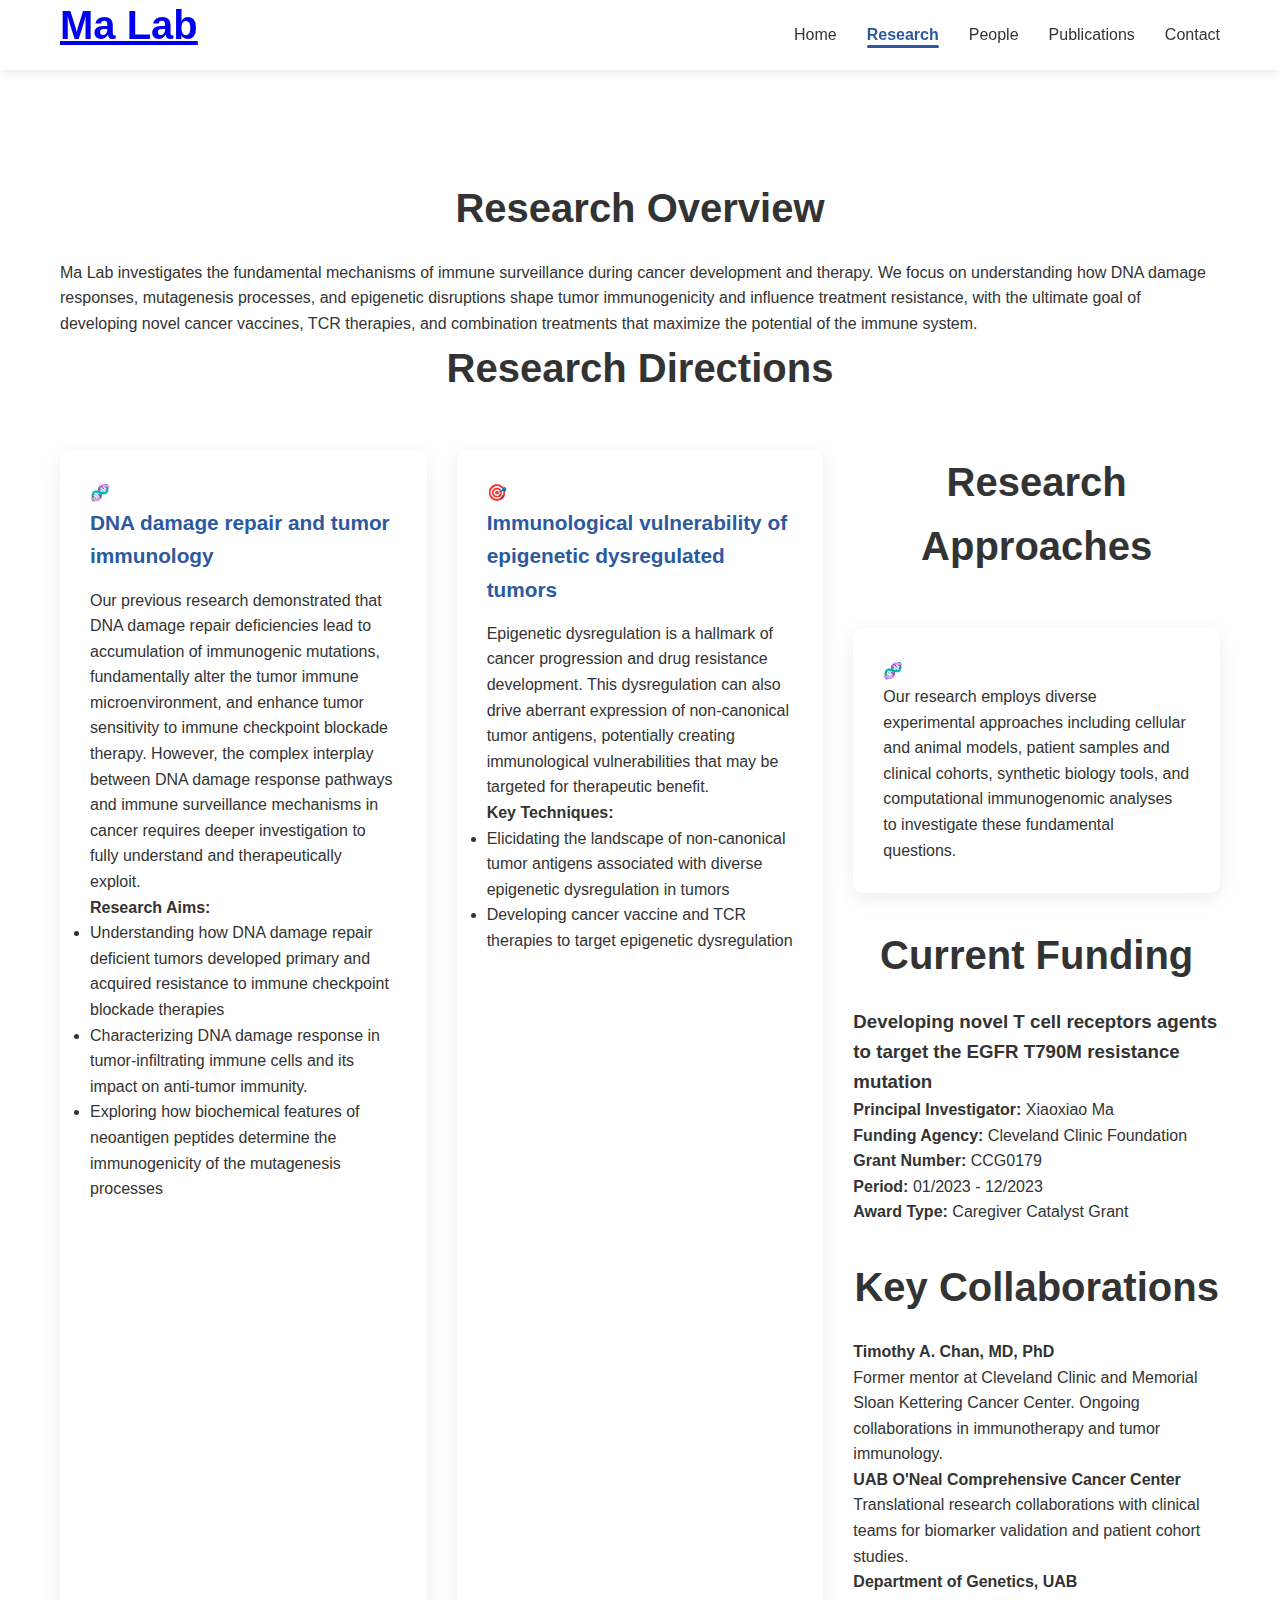
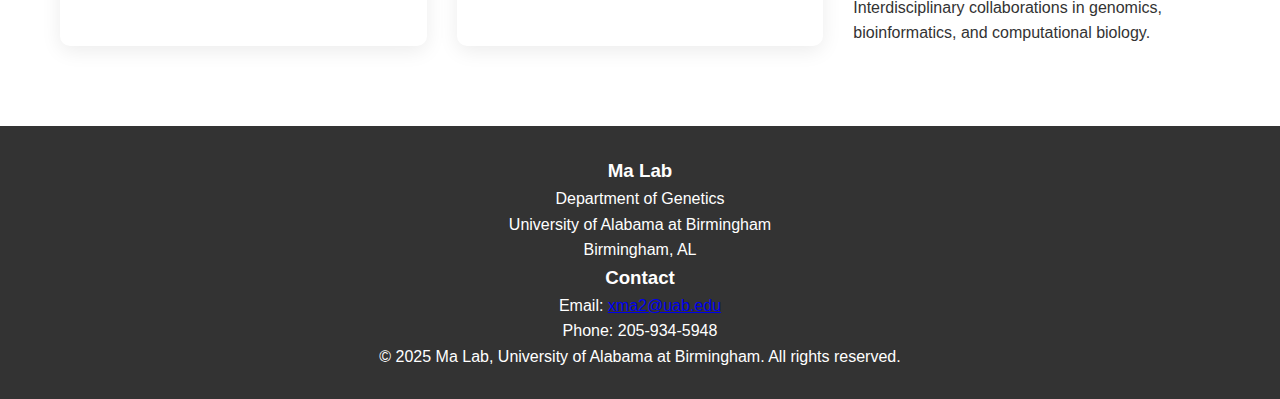
<file: research old.html>
<!DOCTYPE html>
<html lang="en">
<head>
    <meta charset="UTF-8">
    <meta name="viewport" content="width=device-width, initial-scale=1.0">
    <title>Research - Ma Lab | UAB</title>
    <meta name="description" content="Cancer immunotherapy research focusing on DNA damage responses, POLE/POLD1 mutations, and checkpoint blockade mechanisms.">
    <link rel="stylesheet" href="styles.css">
</head>
<body>Pleas
    <nav class="navbar">
        <div class="nav-container">
            <div class="nav-logo">
                <h2><a href="index.html">Ma Lab</a></h2>
            </div>
            <ul class="nav-menu">
                <li><a href="index.html">Home</a></li>
                <li><a href="research.html" class="active">Research</a></li>
                <li><a href="people.html">People</a></li>
                <li><a href="publications.html">Publications</a></li>
                <li><a href="contact.html">Contact</a></li>
            </ul>
        </div>
    </nav>

    <main>
        <section class="section">
            <div class="container">
                <div class="research-overview">
                    <h2>Research Overview</h2>
                    <p>Ma Lab investigates the fundamental mechanisms of immune surveillance during cancer development and therapy. We focus on understanding how DNA damage responses, mutagenesis processes, and epigenetic disruptions shape tumor immunogenicity and influence treatment resistance, with the ultimate goal of developing novel cancer vaccines, TCR therapies, and combination treatments that maximize the potential of the immune system. </p>
                </div>

                <div class="research-directions">
                    <h2>Research Directions</h2>
                    <div class="research-grid">
                        <div class="research-card">
                            <div class="research-icon">🧬</div>
                            <h3>DNA damage repair and tumor immunology</h3>
                            <p>Our previous research demonstrated that DNA damage repair deficiencies lead to accumulation of immunogenic mutations, fundamentally alter the tumor immune microenvironment, and enhance tumor sensitivity to immune checkpoint blockade therapy. However, the complex interplay between DNA damage response pathways and immune surveillance mechanisms in cancer requires deeper investigation to fully understand and therapeutically exploit. </p>
                            <div class="research-techniques">
                                <h4>Research Aims:</h4>
                                <ul>
                                    <li>Understanding how DNA damage repair deficient tumors developed primary and acquired resistance to immune checkpoint blockade therapies</li>
                                    <li>Characterizing DNA damage response in tumor-infiltrating immune cells and its impact on anti-tumor immunity.</li>
                                    <li>Exploring how biochemical features of neoantigen peptides determine the immunogenicity of the mutagenesis processes</li>
                                </ul>
                            </div>
                        </div>

                        <div class="research-card">
                            <div class="research-icon">🎯</div>
                            <h3>Immunological vulnerability of epigenetic dysregulated tumors</h3>
                            <p>Epigenetic dysregulation is a hallmark of cancer progression and drug resistance development. This dysregulation can also drive aberrant expression of non-canonical tumor antigens, potentially creating immunological vulnerabilities that may be targeted for therapeutic benefit.</p>
                            <div class="research-techniques">
                                <h4>Key Techniques:</h4>
                                <ul>
                                    <li>Elicidating the landscape of non-canonical tumor antigens associated with diverse epigenetic dysregulation in tumors</li>
                                    <li>Developing cancer vaccine and TCR therapies to target epigenetic dysregulation </li>
                                </ul>
                            </div>
                        </div>

                        <div class="research-directions">
                    <h2>Research Approaches</h2>
                    <div class="research-grid">
                        <div class="research-card">
                            <div class="research-icon">🧬</div>
                            <p>Our research employs diverse experimental approaches including cellular and animal models, patient samples and clinical cohorts, synthetic biology tools, and computational immunogenomic analyses to investigate these fundamental questions.</p>
                        </div>


                <div class="funding-section">
                    <h2>Current Funding</h2>
                    <div class="funding-item">
                        <h3>Developing novel T cell receptors agents to target the EGFR T790M resistance mutation</h3>
                        <p><strong>Principal Investigator:</strong> Xiaoxiao Ma<br>
                        <strong>Funding Agency:</strong> Cleveland Clinic Foundation<br>
                        <strong>Grant Number:</strong> CCG0179<br>
                        <strong>Period:</strong> 01/2023 - 12/2023<br>
                        <strong>Award Type:</strong> Caregiver Catalyst Grant</p>
                    </div>
                </div>

                <div class="collaborations-section">
                    <h2>Key Collaborations</h2>
                    <div class="collaborations-grid">
                        <div class="collaboration-item">
                            <h4>Timothy A. Chan, MD, PhD</h4>
                            <p>Former mentor at Cleveland Clinic and Memorial Sloan Kettering Cancer Center. Ongoing collaborations in immunotherapy and tumor immunology.</p>
                        </div>
                        <div class="collaboration-item">
                            <h4>UAB O'Neal Comprehensive Cancer Center</h4>
                            <p>Translational research collaborations with clinical teams for biomarker validation and patient cohort studies.</p>
                        </div>
                        <div class="collaboration-item">
                            <h4>Department of Genetics, UAB</h4>
                            <p>Interdisciplinary collaborations in genomics, bioinformatics, and computational biology.</p>
                        </div>
                    </div>
                </div>
            </div>
        </section>
    </main>

    <footer>
        <div class="container">
            <div class="footer-content">
                <div class="footer-info">
                    <h3>Ma Lab</h3>
                    <p>Department of Genetics<br>
                    University of Alabama at Birmingham<br>
                    Birmingham, AL</p>
                </div>
                <div class="footer-contact">
                    <h3>Contact</h3>
                    <p>Email: <a href="mailto:xma2@uab.edu">xma2@uab.edu</a><br>
                    Phone: 205-934-5948</p>
                </div>
            </div>
            <div class="footer-bottom">
                <p>&copy; 2025 Ma Lab, University of Alabama at Birmingham. All rights reserved.</p>
            </div>
        </div>
    </footer>

    <script src="script.js"></script>
</body>
</html>
</file>
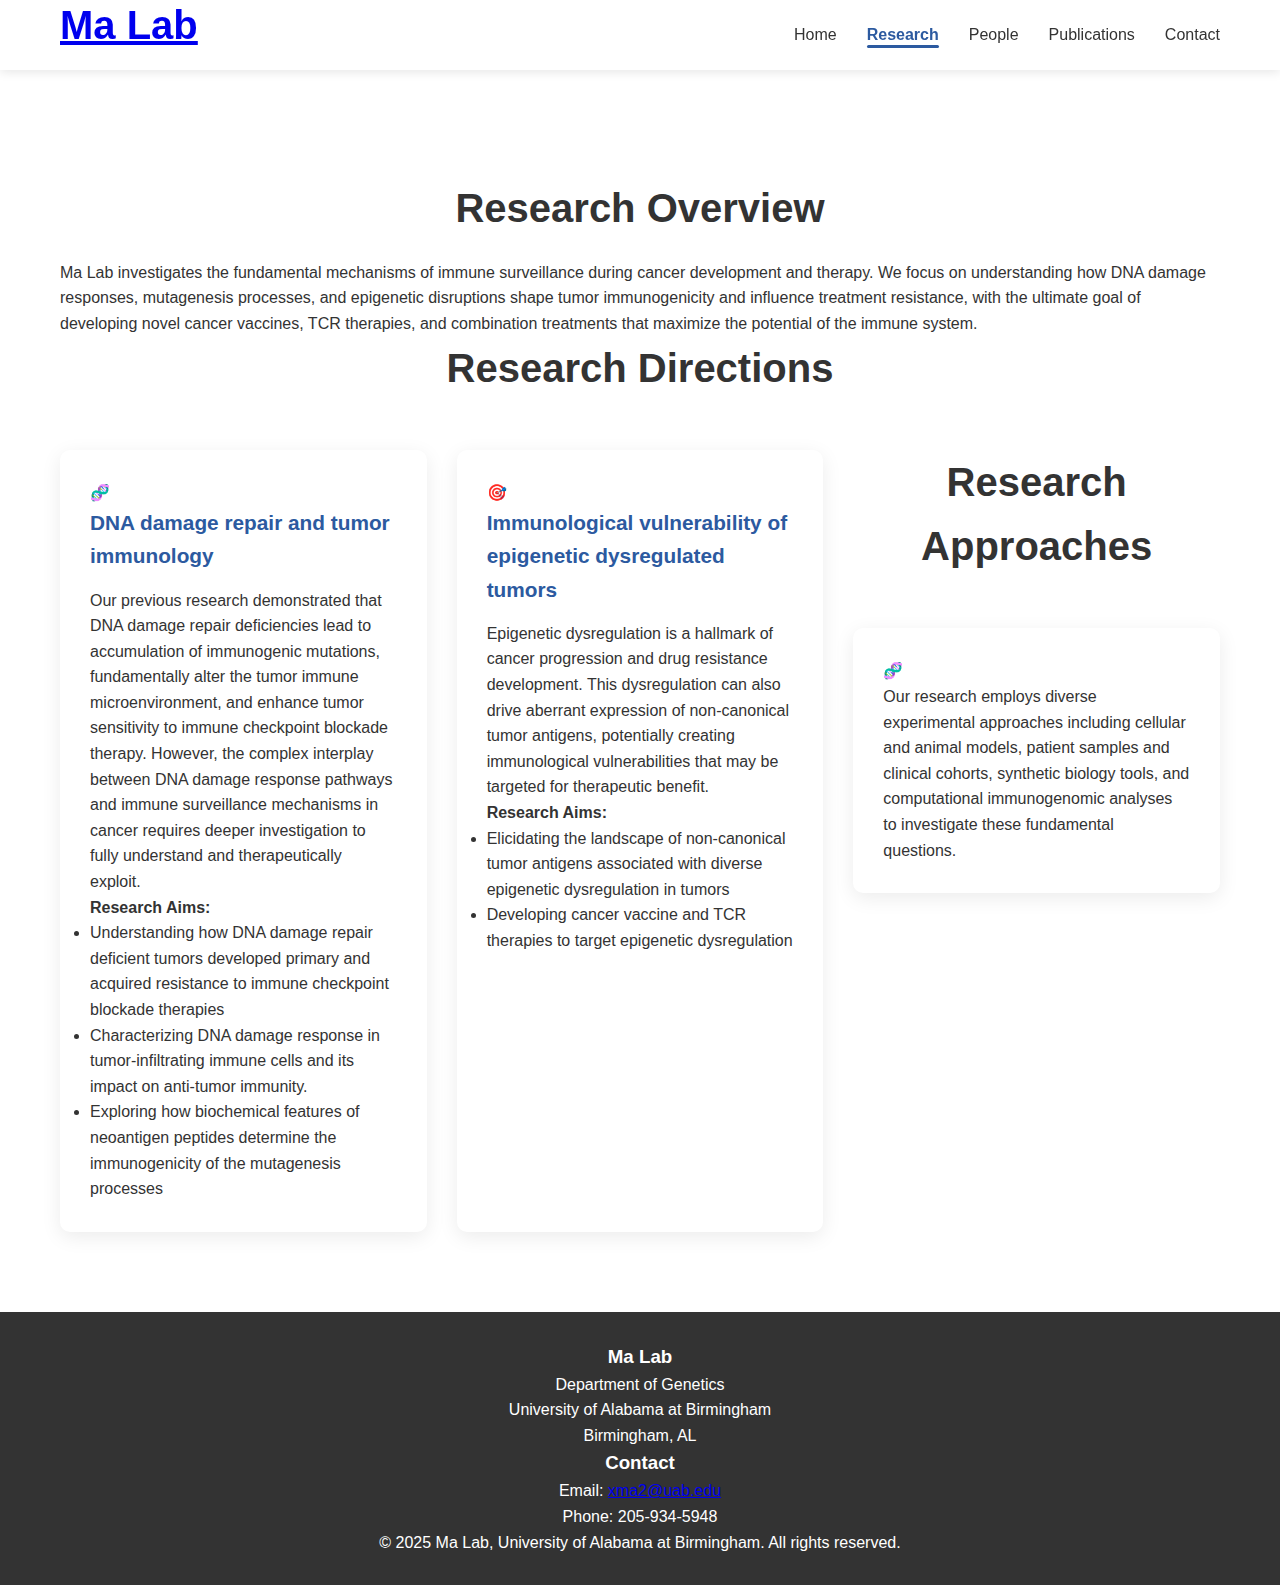
<file: research old2.html>
ear<!DOCTYPE html>
<html lang="en">
<head>
    <meta charset="UTF-8">
    <meta name="viewport" content="width=device-width, initial-scale=1.0">
    <title>Research - Ma Lab | UAB</title>
    <meta name="description" content="Cancer immunotherapy research focusing on DNA damage responses, POLE/POLD1 mutations, and checkpoint blockade mechanisms.">
    <link rel="stylesheet" href="styles.css">
</head>
<body>Pleas
    <nav class="navbar">
        <div class="nav-container">
            <div class="nav-logo">
                <h2><a href="index.html">Ma Lab</a></h2>
            </div>
            <ul class="nav-menu">
                <li><a href="index.html">Home</a></li>
                <li><a href="research.html" class="active">Research</a></li>
                <li><a href="people.html">People</a></li>
                <li><a href="publications.html">Publications</a></li>
                <li><a href="contact.html">Contact</a></li>
            </ul>
        </div>
    </nav>

    <main>
        <section class="section">
            <div class="container">
                <div class="research-overview">
                    <h2>Research Overview</h2>
                    <p>Ma Lab investigates the fundamental mechanisms of immune surveillance during cancer development and therapy. We focus on understanding how DNA damage responses, mutagenesis processes, and epigenetic disruptions shape tumor immunogenicity and influence treatment resistance, with the ultimate goal of developing novel cancer vaccines, TCR therapies, and combination treatments that maximize the potential of the immune system. </p>
                </div>

                <div class="research-directions">
                    <h2>Research Directions</h2>
                    <div class="research-grid">
                        <div class="research-card">
                            <div class="research-icon">🧬</div>
                            <h3>DNA damage repair and tumor immunology</h3>
                            <p>Our previous research demonstrated that DNA damage repair deficiencies lead to accumulation of immunogenic mutations, fundamentally alter the tumor immune microenvironment, and enhance tumor sensitivity to immune checkpoint blockade therapy. However, the complex interplay between DNA damage response pathways and immune surveillance mechanisms in cancer requires deeper investigation to fully understand and therapeutically exploit. </p>
                            <div class="Research Aims">
                                <h4>Research Aims:</h4>
                                <ul>
                                    <li>Understanding how DNA damage repair deficient tumors developed primary and acquired resistance to immune checkpoint blockade therapies</li>
                                    <li>Characterizing DNA damage response in tumor-infiltrating immune cells and its impact on anti-tumor immunity.</li>
                                    <li>Exploring how biochemical features of neoantigen peptides determine the immunogenicity of the mutagenesis processes</li>
                                </ul>
                            </div>
                        </div>

                        <div class="research-card">
                            <div class="research-icon">🎯</div>
                            <h3>Immunological vulnerability of epigenetic dysregulated tumors</h3>
                            <p>Epigenetic dysregulation is a hallmark of cancer progression and drug resistance development. This dysregulation can also drive aberrant expression of non-canonical tumor antigens, potentially creating immunological vulnerabilities that may be targeted for therapeutic benefit.</p>
                            <div class="Research Aims">
                                <h4>Research Aims:</h4>
                                <ul>
                                    <li>Elicidating the landscape of non-canonical tumor antigens associated with diverse epigenetic dysregulation in tumors</li>
                                    <li>Developing cancer vaccine and TCR therapies to target epigenetic dysregulation </li>
                                </ul>
                            </div>
                        </div>

                        <div class="research-directions">
                    <h2>Research Approaches</h2>
                    <div class="research-grid">
                        <div class="research-card">
                            <div class="research-icon">🧬</div>
                            <p>Our research employs diverse experimental approaches including cellular and animal models, patient samples and clinical cohorts, synthetic biology tools, and computational immunogenomic analyses to investigate these fundamental questions.</p>
                        </div>


                <div class="funding-section">
                  
            </div>
        </section>
    </main>

    <footer>
        <div class="container">
            <div class="footer-content">
                <div class="footer-info">
                    <h3>Ma Lab</h3>
                    <p>Department of Genetics<br>
                    University of Alabama at Birmingham<br>
                    Birmingham, AL</p>
                </div>
                <div class="footer-contact">
                    <h3>Contact</h3>
                    <p>Email: <a href="mailto:xma2@uab.edu">xma2@uab.edu</a><br>
                    Phone: 205-934-5948</p>
                </div>
            </div>
            <div class="footer-bottom">
                <p>&copy; 2025 Ma Lab, University of Alabama at Birmingham. All rights reserved.</p>
            </div>
        </div>
    </footer>

    <script src="script.js"></script>
</body>
</html>
</file>
<file: styles.css>
/* Reset and base styles */
* {
    margin: 0;
    padding: 0;
    box-sizing: border-box;
}

body {
    font-family: 'Segoe UI', Tahoma, Geneva, Verdana, sans-serif;
    line-height: 1.6;
    color: #333;
}

.container {
    max-width: 1200px;
    margin: 0 auto;
    padding: 0 20px;
}

/* Navigation */
.navbar {
    background: #fff;
    box-shadow: 0 2px 10px rgba(0,0,0,0.1);
    position: fixed;
    top: 0;
    width: 100%;
    z-index: 1000;
}

.nav-container {
    max-width: 1200px;
    margin: 0 auto;
    padding: 0 20px;
    display: flex;
    justify-content: space-between;
    align-items: center;
    height: 70px;
}

.nav-logo h2 {
    color: #2c5aa0;
    font-weight: 600;
}

.nav-menu {
    display: flex;
    list-style: none;
    gap: 30px;
}

.nav-menu a {
    text-decoration: none;
    color: #333;
    font-weight: 500;
    transition: color 0.3s ease;
}

.nav-menu a:hover {
    color: #2c5aa0;
}

/* Main content */
main {
    margin-top: 70px;
}

.section {
    padding: 80px 0;
}

.section.highlight {
    background: #f8f9fa;
}

/* Hero section */
.hero {
    background: linear-gradient(135deg, #2c5aa0 0%, #4a7bc8 100%);
    color: white;
    padding: 120px 0;
    text-align: center;
}

.hero-content h1 {
    font-size: 3.5rem;
    margin-bottom: 20px;
    font-weight: 700;
}

.hero-subtitle {
    font-size: 1.3rem;
    margin-bottom: 40px;
    max-width: 800px;
    margin-left: auto;
    margin-right: auto;
    opacity: 0.9;
}

.hero-info {
    background: rgba(255,255,255,0.1);
    padding: 30px;
    border-radius: 10px;
    display: inline-block;
    backdrop-filter: blur(10px);
}

.hero-info p {
    margin-bottom: 5px;
    font-size: 1.1rem;
}

/* Research grid */
.research-grid {
    display: grid;
    grid-template-columns: repeat(auto-fit, minmax(280px, 1fr));
    gap: 30px;
    margin-top: 50px;
}

.research-card {
    background: white;
    padding: 30px;
    border-radius: 10px;
    box-shadow: 0 5px 20px rgba(0,0,0,0.08);
    transition: transform 0.3s ease, box-shadow 0.3s ease;
}

.research-card:hover {
    transform: translateY(-5px);
    box-shadow: 0 10px 30px rgba(0,0,0,0.15);
}

.research-card h3 {
    color: #2c5aa0;
    margin-bottom: 15px;
    font-size: 1.3rem;
}

/* Publications */
.publications {
    margin-top: 40px;
}

.publication {
    background: white;
    padding: 25px;
    margin-bottom: 25px;
    border-radius: 8px;
    box-shadow: 0 3px 15px rgba(0,0,0,0.05);
    border-left: 4px solid #2c5aa0;
}

.publication h4 {
    color: #333;
    margin-bottom: 10px;
    font-size: 1.1rem;
    line-height: 1.4;
}

.publication p {
    color: #666;
    margin-bottom: 10px;
}

.impact {
    background: #2c5aa0;
    color: white;
    padding: 4px 12px;
    border-radius: 20px;
    font-size: 0.85rem;
    font-weight: 500;
}

.publications-link {
    text-align: center;
    margin-top: 40px;
}

.publications-link a {
    color: #2c5aa0;
    text-decoration: none;
    font-weight: 600;
    font-size: 1.1rem;
}

/* Team section */
.pi-info {
    max-width: 800px;
    margin: 0 auto;
}

.pi-info h3 {
    color: #2c5aa0;
    font-size: 2rem;
    margin-bottom: 10px;
}

.title {
    font-size: 1.2rem;
    color: #666;
    margin-bottom: 30px;
}

.bio h4 {
    color: #333;
    margin: 30px 0 15px 0;
    font-size: 1.3rem;
}

.bio ul {
    margin-left: 20px;
    margin-top: 15px;
}

.bio li {
    margin-bottom: 8px;
    color: #666;
}

/* Opportunities */
.opportunities-grid {
    display: grid;
    grid-template-columns: repeat(auto-fit, minmax(350px, 1fr));
    gap: 40px;
    margin-top: 40px;
}

.opportunity-card {
    background: white;
    padding: 40px;
    border-radius: 15px;
    box-shadow: 0 8px 25px rgba(0,0,0,0.1);
}

.opportunity-card h3 {
    color: #2c5aa0;
    margin-bottom: 20px;
    font-size: 1.5rem;
}

.opportunity-card h4 {
    margin: 20px 0 10px 0;
    color: #333;
}

.opportunity-card ul {
    margin-left: 20px;
}

.opportunity-card li {
    margin-bottom: 8px;
    color: #666;
}

.application-info {
    background: white;
    padding: 40px;
    border-radius: 15px;
    margin-top: 40px;
    text-align: center;
    box-shadow: 0 8px 25px rgba(0,0,0,0.1);
}

.application-info h3 {
    color: #2c5aa0;
    margin-bottom: 20px;
    font-size: 1.5rem;
}

.application-info a {
    color: #2c5aa0;
    text-decoration: none;
    font-weight: 600;
}

/* Contact */
.contact-grid {
    display: grid;
    grid-template-columns: repeat(auto-fit, minmax(300px, 1fr));
    gap: 50px;
    margin-top: 40px;
}

.contact-info h3 {
    color: #2c5aa0;
    margin-bottom: 20px;
    font-size: 1.3rem;
}

.contact-info a {
    color: #2c5aa0;
    text-decoration: none;
}

/* Footer */
footer {
    background: #333;
    color: white;
    text-align: center;
    padding: 30px 0;
}

/* Section headings */
h2 {
    text-align: center;
    font-size: 2.5rem;
    color: #333;
    margin-bottom: 20px;
    font-weight: 600;
}

/* Responsive design */
@media (max-width: 768px) {
    .hero-content h1 {
        font-size: 2.5rem;
    }
    
    .hero-subtitle {
        font-size: 1.1rem;
    }
    
    .nav-menu {
        gap: 15px;
        font-size: 0.9rem;
    }
    
    .section {
        padding: 50px 0;
    }
    
    .research-grid,
    .opportunities-grid {
        grid-template-columns: 1fr;
    }
    
    h2 {
        font-size: 2rem;
    }
}

@media (max-width: 480px) {
    .nav-container {
        flex-direction: column;
        height: auto;
        padding: 15px 20px;
    }
    
    .nav-menu {
        margin-top: 15px;
    }
    
    main {
        margin-top: 120px;
    }
    
    .hero {
        padding: 80px 0;
    }
    
    .hero-content h1 {
        font-size: 2rem;
    }
}
</file>
